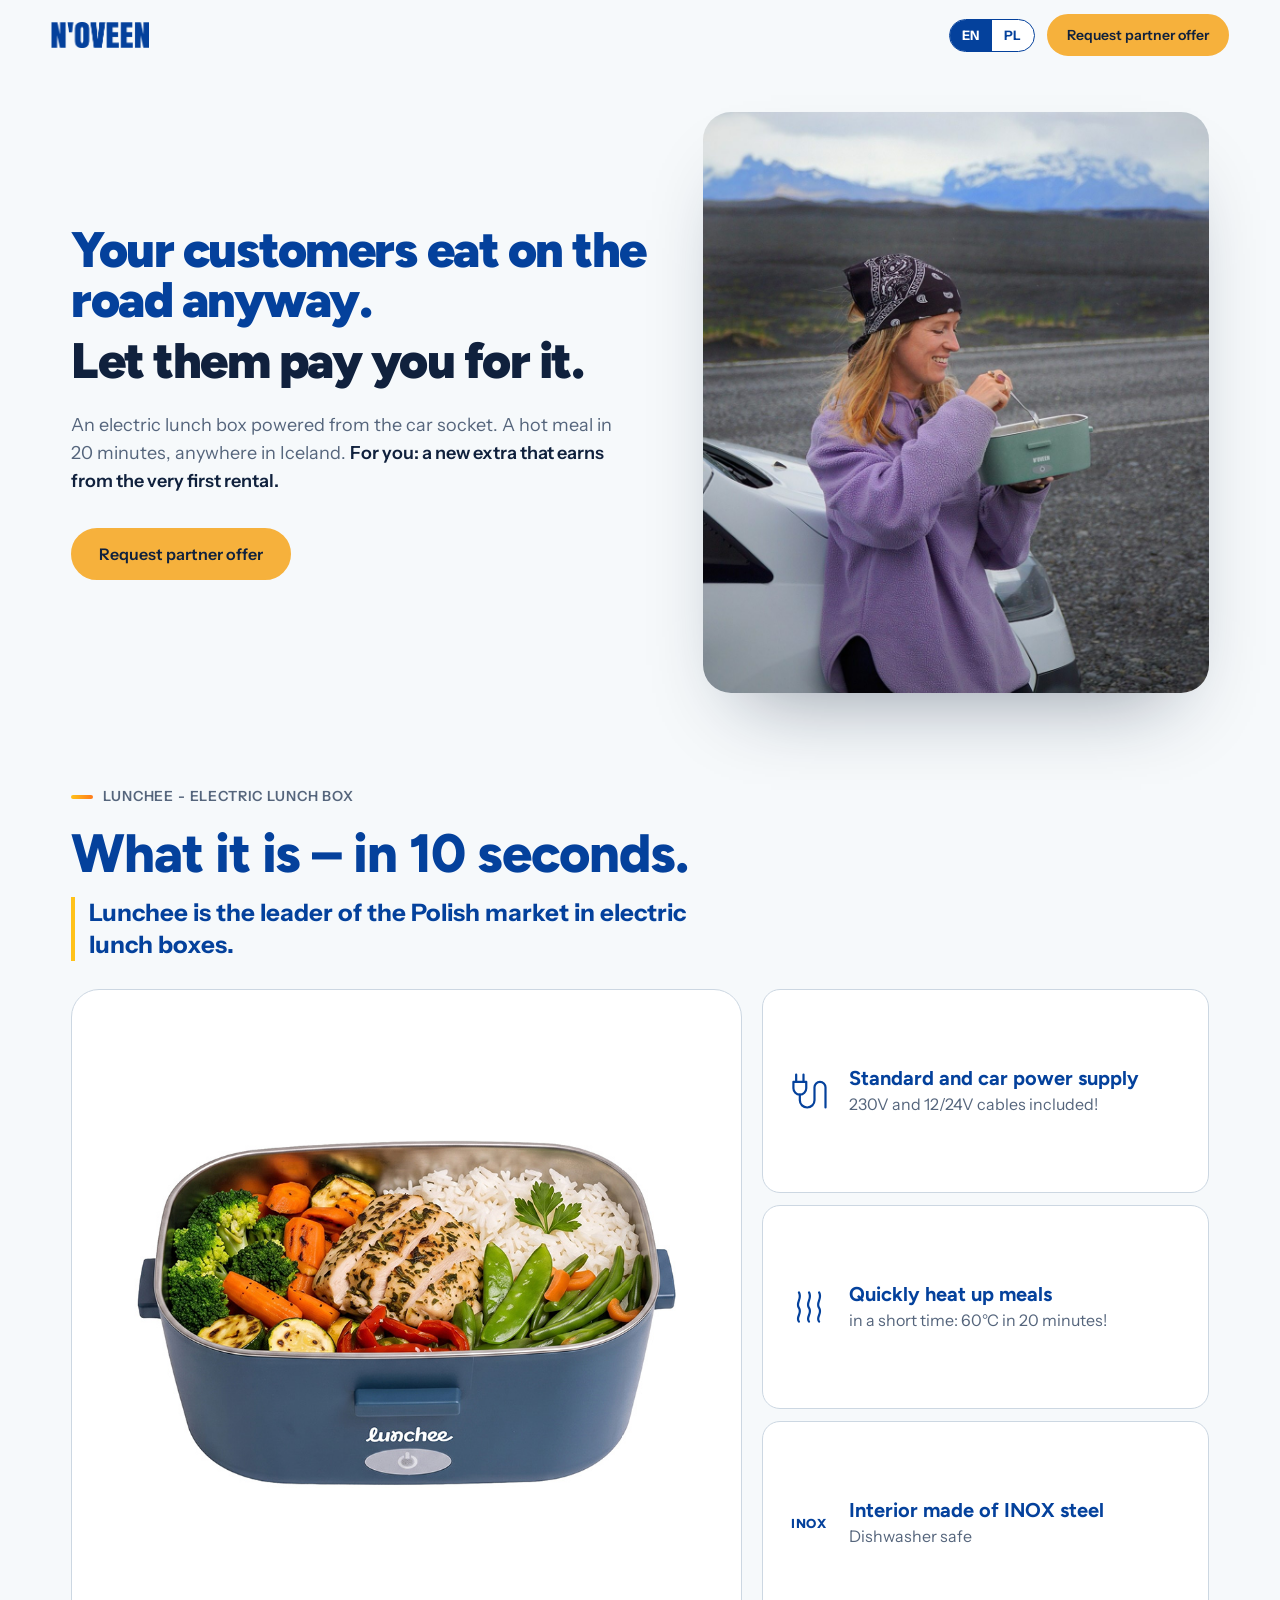
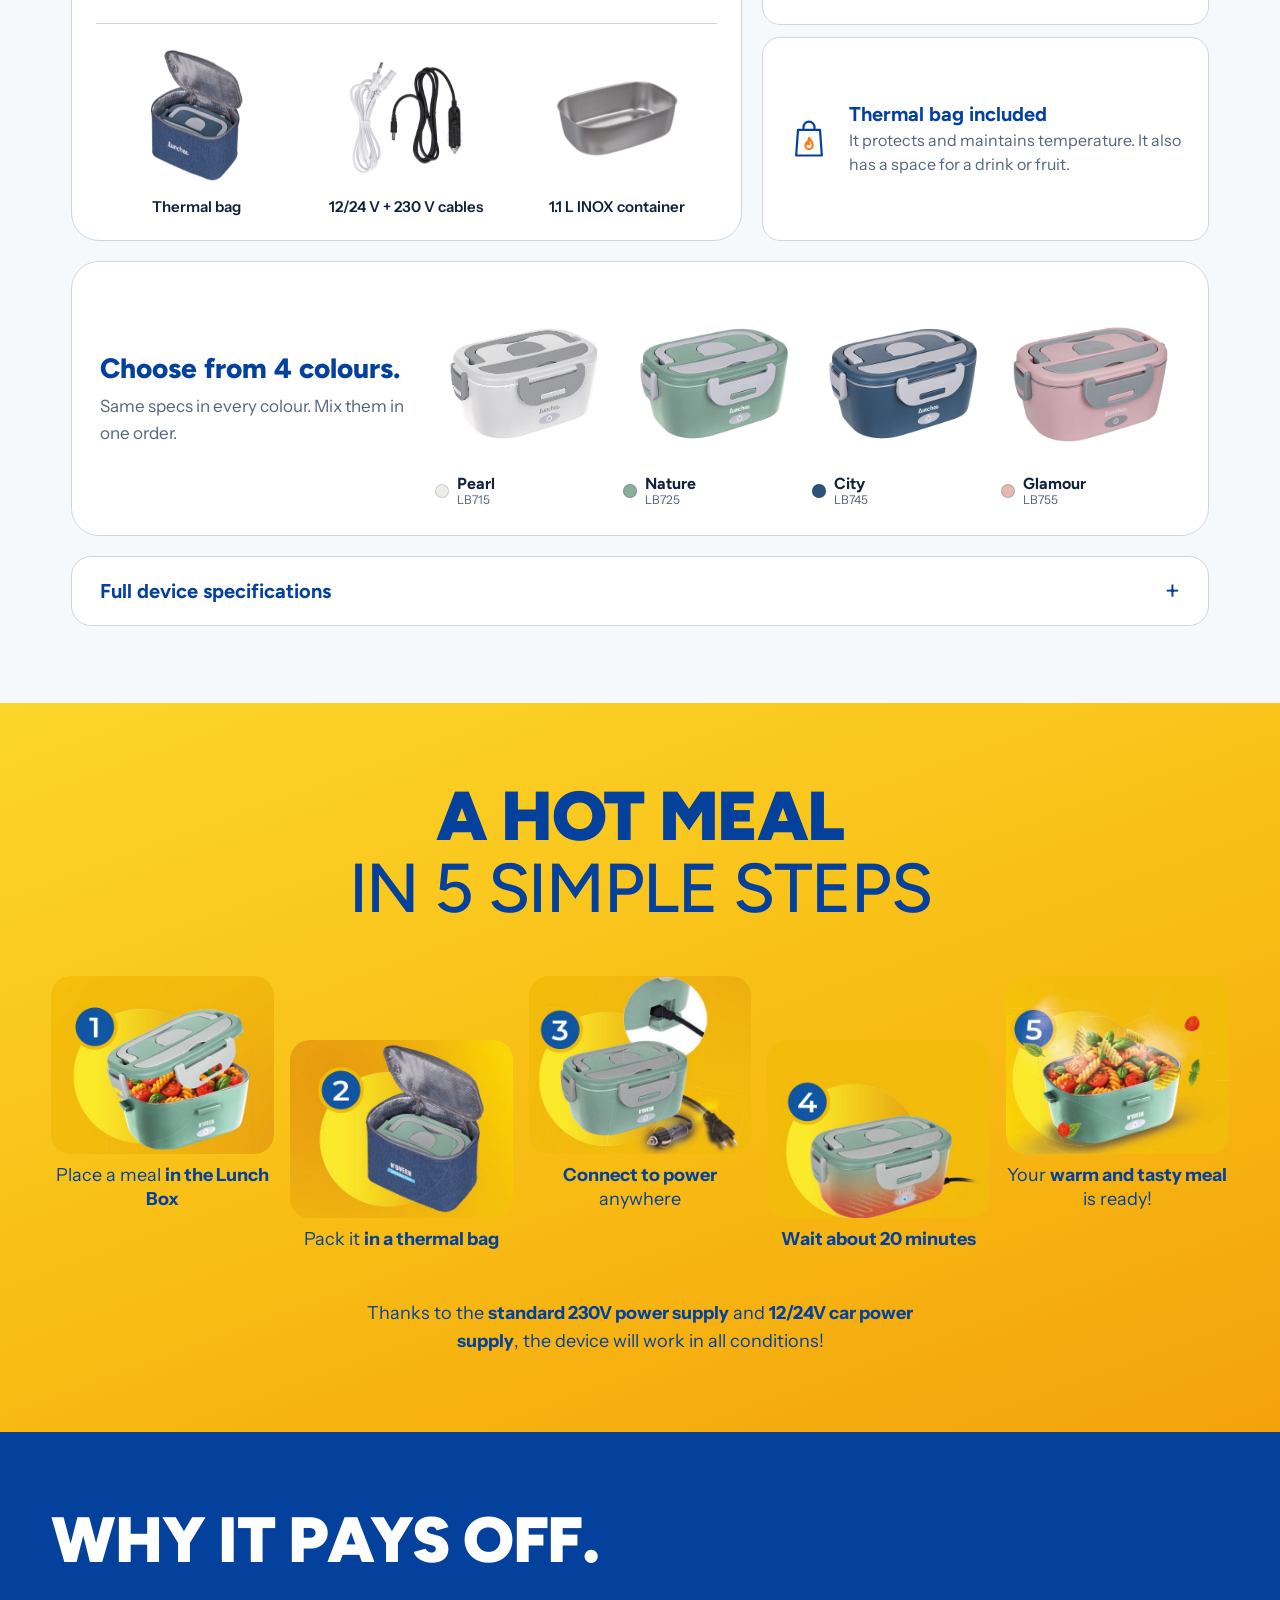
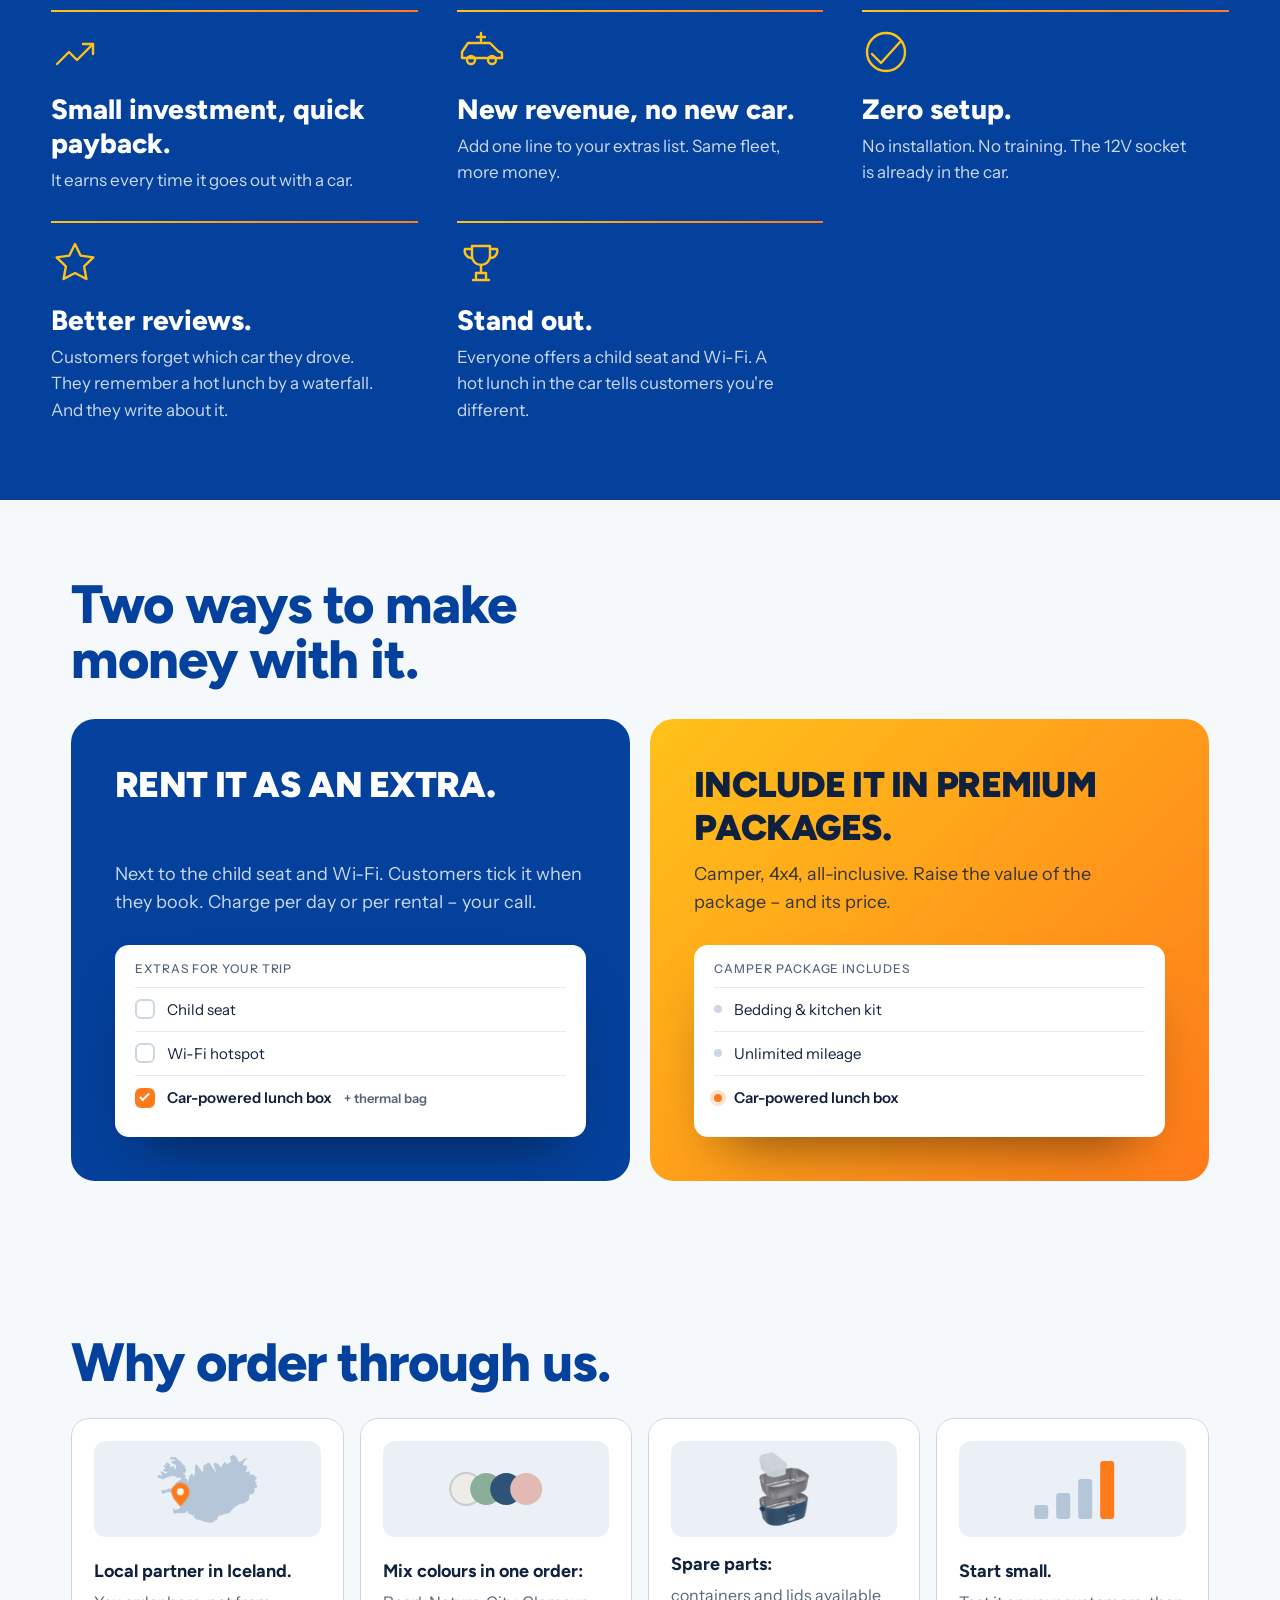
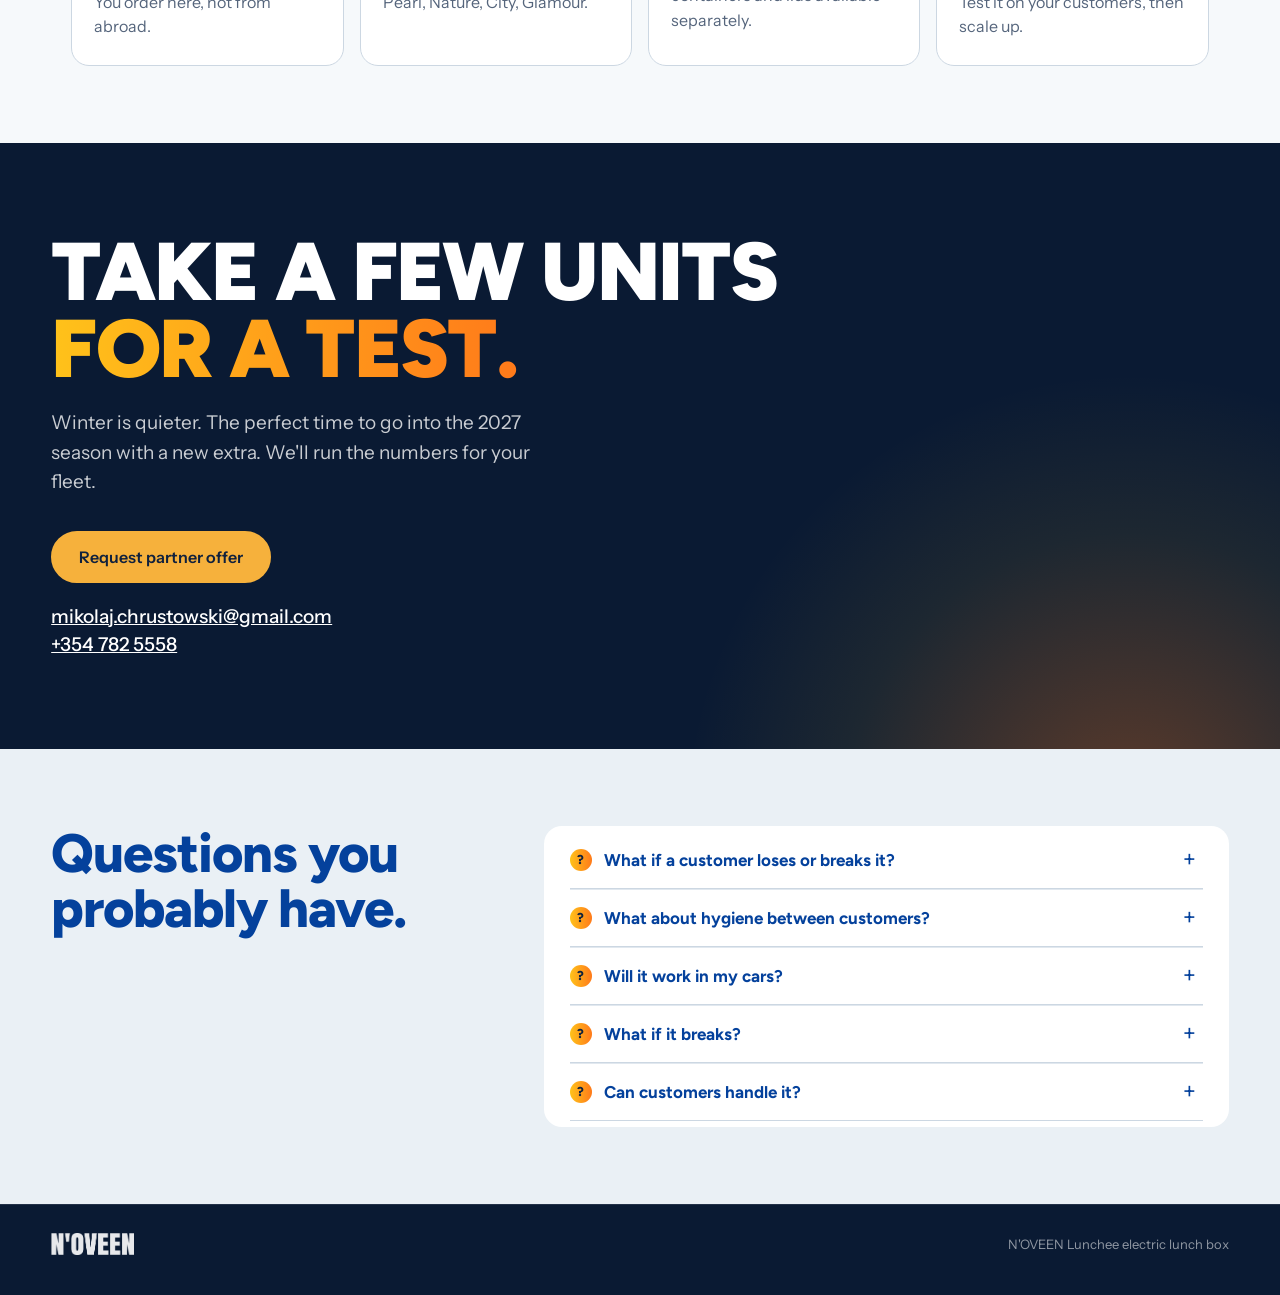
<file: index.html>
<!doctype html>
<html lang="en">
<head>
<meta charset="utf-8">
<meta name="viewport" content="width=device-width, initial-scale=1">
<title>N'OVEEN Lunch Box for car rentals</title>
<meta name="description" content="Your customers eat on the road anyway. Let them pay you for it. A car-powered electric lunch box for rental fleets in Iceland.">
<meta name="robots" content="noindex">
<link rel="icon" href="assets/img/favicon.svg" type="image/svg+xml">
<link rel="preconnect" href="https://fonts.googleapis.com">
<link rel="preconnect" href="https://fonts.gstatic.com" crossorigin>
<link href="https://fonts.googleapis.com/css2?family=Figtree:wght@500..900&family=Instrument+Sans:wght@400..700&display=swap" rel="stylesheet">
<link rel="stylesheet" href="css/style.css">
</head>
<body>


<header class="nav" id="nav">
  <a href="#top" class="nav__logo" aria-label="N'OVEEN home"><img src="assets/img/noveen-logo.png" alt="N'OVEEN" width="207" height="55"></a>
  <div class="nav__right">
    <div class="lang" role="group" aria-label="Language">
      <button type="button" data-lang="en" aria-pressed="true">EN</button>
      <button type="button" data-lang="pl" aria-pressed="false">PL</button>
    </div>
    <a class="btn btn--small" href="#partner-form" data-open-form>Request partner offer</a>
  </div>
</header>

<main id="top">

  <!-- 1 · HERO -->
  <section class="hero">
    <div class="hero__copy">
      <h1 class="hero__title">
        <span class="line reveal-load" style="--d:1">Your customers eat on the road anyway.</span>
        <span class="line line--hot reveal-load" style="--d:2"><span class="hot">Let them pay you for&nbsp;it.</span></span>
      </h1>
      <p class="hero__sub reveal-load" style="--d:3">An electric lunch box powered from the car socket. A hot meal in 20 minutes, anywhere in Iceland. <strong>For you: a new extra that earns from the very first rental.</strong></p>
      <div class="hero__actions reveal-load" style="--d:4">
        <a class="btn" href="#partner-form" data-open-form>Request partner offer</a>
      </div>
    </div>

    <figure class="hero__visual reveal-load" style="--d:2">
      <div class="hero__photo">
        <img src="assets/img/hero-iceland.jpg" alt="Traveller eating a hot meal from the lunch box next to her car on an Icelandic road" width="1080" height="1350" fetchpriority="high">
      </div>
    </figure>
  </section>

  <!-- 2 · WHAT IT IS -->
  <section class="what section" id="what">
    <div class="what__head reveal">
      <p class="eyebrow">Lunchee - electric lunch box</p>
      <h2>What it is – in 10&nbsp;seconds.</h2>
      <p class="what__leader">Lunchee is the leader of the Polish market in electric lunch boxes.</p>
    </div>

    <div class="what__grid">
      <!-- TODO: swap for one packshot of the full set (box + bag + cables + cutlery) when available -->
      <figure class="what__product reveal">
        <img src="assets/img/meal.jpg" alt="Open lunch box with a hot meal" width="900" height="900">
        <figcaption class="kit">
          <span><img src="assets/img/bag.jpg" alt="" width="900" height="900">Thermal bag</span>
          <span><img src="assets/img/cables.jpg" alt="" width="900" height="900">12/24 V + 230 V cables</span>
          <span><img src="assets/img/inox.jpg" alt="" width="900" height="900">1.1 L INOX container</span>
        </figcaption>
      </figure>

      <ul class="points">
        <li class="point reveal">
          <svg class="ico" viewBox="0 0 48 48" aria-hidden="true"><path d="M10 6v8M18 6v8M7 14h14v7a7 7 0 0 1-14 0z"/><path d="M14 28v6a8 8 0 0 0 16 0V20a6 6 0 0 1 12 0v22"/></svg>
          <div><h3>Standard and car power supply</h3><p>230V and 12/24V cables included!</p></div>
        </li>
        <li class="point reveal">
          <svg class="ico" viewBox="0 0 48 48" aria-hidden="true"><path d="M13 40c-4-5 4-9 0-15s4-10 0-17M24 40c-4-5 4-9 0-15s4-10 0-17M35 40c-4-5 4-9 0-15s4-10 0-17"/></svg>
          <div><h3>Quickly heat up meals</h3><p>in a short time: 60°C in 20 minutes!</p></div>
        </li>
        <li class="point reveal">
          <span class="ico ico--text" aria-hidden="true">INOX</span>
          <div><h3>Interior made of INOX steel</h3><p>Dishwasher safe</p></div>
        </li>
        <li class="point reveal">
          <svg class="ico" viewBox="0 0 48 48" aria-hidden="true"><path d="M12 14h24l2 28H10z"/><path d="M18 14v-3a6 6 0 0 1 12 0v3"/><path class="heat" d="M24 23c3 3 4 5 4 8a4 4 0 0 1-8 0c0-2 1-3 2-4 0 2 1 3 2 3 0-3-1-5 0-7z"/></svg>
          <div><h3>Thermal bag included</h3><p>It protects and maintains temperature. It also has a space for a drink or fruit.</p></div>
        </li>
      </ul>
    </div>

    <div class="colours reveal">
      <div class="colours__head">
        <h3>Choose from 4 colours.</h3>
        <p>Same specs in every colour. Mix them in one order.</p>
      </div>
      <ul class="colours__list">
        <li><img src="assets/img/pearl.jpg" alt="" width="900" height="900"><span class="dot-c" style="--c:#EDECE7"></span><b>Pearl</b><small>LB715</small></li>
        <li><img src="assets/img/nature.jpg" alt="" width="900" height="900"><span class="dot-c" style="--c:#8BAE9A"></span><b>Nature</b><small>LB725</small></li>
        <li><img src="assets/img/city.jpg" alt="" width="900" height="900"><span class="dot-c" style="--c:#2D5476"></span><b>City</b><small>LB745</small></li>
        <li><img src="assets/img/glamour.jpg" alt="" width="900" height="900"><span class="dot-c" style="--c:#E2B9B3"></span><b>Glamour</b><small>LB755</small></li>
      </ul>
    </div>
    <details class="specs specs--inline reveal">
      <summary>Full device specifications</summary>
      <div class="specs__grid">
        <table>
          <tbody>
            <tr><th>Power</th><td>12 V car / 24 V truck / 230 V mains</td></tr>
            <tr><th>Wattage</th><td>60 W</td></tr>
            <tr><th>Heating</th><td>Up to 60°C in about 20 min</td></tr>
            <tr><th>Main container</th><td>1.1 L INOX, removable</td></tr>
            <tr><th>Extra container</th><td>0.5 L with lid</td></tr>
            <tr><th>Dimensions</th><td>23 × 16 × 10.5 cm</td></tr>
            <tr><th>Weight</th><td>0.63 kg</td></tr>
            <tr><th>Materials</th><td>BPA-free</td></tr>
            <tr><th>Dishwasher</th><td>Containers dishwasher safe</td></tr>
          </tbody>
        </table>
        <div>
          <h4>In the box</h4>
          <ul class="inbox">
            <li><img src="assets/img/inox.jpg" alt="" width="900" height="900">Lunch box with 1.1 L INOX container</li>
            <li><img src="assets/img/layers.jpg" alt="" width="900" height="900">0.5 L container with lid</li>
            <li><span class="inbox__ico" aria-hidden="true"><svg viewBox="0 0 24 24" width="26" height="26" fill="none" stroke="currentColor" stroke-width="1.6" stroke-linecap="round"><path d="M8 3v7a2 2 0 0 1-2 2v9M6 3v6M4 3v6a2 2 0 0 0 2 3"/><ellipse cx="17" cy="7" rx="3" ry="4"/><path d="M17 11v10"/></svg></span>Metal spoon and fork</li>
            <li><img src="assets/img/cables.jpg" alt="" width="900" height="900">230 V cable · 12/24 V car cable</li>
            <li><img src="assets/img/bag.jpg" alt="" width="900" height="900">Thermal bag</li>
          </ul>
        </div>
      </div>
    </details>
  </section>

  <!-- 2b · 5 STEPS (graphics from the N'OVEEN EN leaflet) -->
  <section class="steps5" id="steps">
    <div class="steps5__inner">
      <h2 class="steps5__title reveal"><b>A hot meal</b> in 5 simple steps</h2>
      <ol class="steps5__list">
        <li class="reveal"><img src="assets/img/step-1.jpg" alt="Lunch box with a meal inside" width="500" height="400"><p>Place a meal <b>in the Lunch Box</b></p></li>
        <li class="reveal"><img src="assets/img/step-2.jpg" alt="Lunch box packed in the thermal bag" width="500" height="400"><p>Pack it <b>in a thermal bag</b></p></li>
        <li class="reveal"><img src="assets/img/step-3.jpg" alt="Lunch box connected to power" width="500" height="400"><p><b>Connect to power</b> anywhere</p></li>
        <li class="reveal"><img src="assets/img/step-4.jpg" alt="Lunch box heating up" width="500" height="400"><p><b>Wait about 20 minutes</b></p></li>
        <li class="reveal"><img src="assets/img/step-5.jpg" alt="Hot meal ready in the lunch box" width="500" height="400"><p>Your <b>warm and tasty meal</b> is ready!</p></li>
      </ol>
      <p class="steps5__note reveal">Thanks to the <b>standard 230V power supply</b> and <b>12/24V car power supply</b>, the device will work in all conditions!</p>
    </div>
  </section>

  <!-- 3 · WHY IT PAYS OFF -->
  <section class="why" id="why">
    <div class="why__inner">
      <div class="why__head reveal">
        <h2>Why it pays off.</h2>
      </div>
      <ul class="why__list">
        <li class="reveal">
          <svg class="ico" viewBox="0 0 48 48" aria-hidden="true"><path d="M6 36l12-12 8 8 16-16"/><path d="M32 16h10v10"/></svg>
          <h3>Small investment, quick payback.</h3>
          <p>It earns every time it goes out with a car.</p>
        </li>
        <li class="reveal">
          <svg class="ico" viewBox="0 0 48 48" aria-hidden="true"><path d="M5 30v-6l6-9h22l9 9h1a2 2 0 0 1 2 2v4z"/><circle cx="14" cy="32" r="4"/><circle cx="35" cy="32" r="4"/><path d="M24 5v8M20 9h8"/></svg>
          <h3>New revenue, no new car.</h3>
          <p>Add one line to your extras list. Same fleet, more money.</p>
        </li>
        <li class="reveal">
          <svg class="ico" viewBox="0 0 48 48" aria-hidden="true"><path d="M10 26l9 9 19-21"/><circle cx="24" cy="24" r="19"/></svg>
          <h3>Zero setup.</h3>
          <p>No installation. No training. The 12V socket is already in the car.</p>
        </li>
        <li class="reveal">
          <svg class="ico" viewBox="0 0 48 48" aria-hidden="true"><path d="M24 5l5.6 11.6 12.8 1.8-9.3 9 2.3 12.6L24 34l-11.4 6 2.3-12.6-9.3-9 12.8-1.8z"/></svg>
          <h3>Better reviews.</h3>
          <p>Customers forget which car they drove. They remember a hot lunch by a waterfall. And they write about it.</p>
        </li>
        <li class="reveal">
          <svg class="ico" viewBox="0 0 48 48" aria-hidden="true"><path d="M15 7h18v10a9 9 0 0 1-18 0z"/><path d="M15 10H8a7 7 0 0 0 7 9M33 10h7a7 7 0 0 1-7 9M24 26v8M16 41h16M19 34h10v7H19z"/></svg>
          <h3>Stand out.</h3>
          <p>Everyone offers a child seat and Wi-Fi. A hot lunch in the car tells customers you're different.</p>
        </li>
      </ul>
    </div>
  </section>

  <!-- 4 · TWO WAYS TO MAKE MONEY -->
  <section class="models section" id="models">
    <div class="models__head reveal">
      <h2>Two ways to make money with it.</h2>
    </div>
    <div class="models__grid">
      <article class="model-card reveal">
        <h3>Rent it as an extra.</h3>
        <p>Next to the child seat and Wi-Fi. Customers tick it when they book. Charge per day or per rental – your call.</p>
        <div class="mock" aria-hidden="true">
          <p class="mock__title">Extras for your trip</p>
          <label class="mock__row"><span class="box"></span>Child seat</label>
          <label class="mock__row"><span class="box"></span>Wi-Fi hotspot</label>
          <label class="mock__row mock__row--on"><span class="box"></span>Car-powered lunch box <em>+ thermal bag</em></label>
        </div>
      </article>
      <article class="model-card reveal">
        <h3>Include it in premium packages.</h3>
        <p>Camper, 4x4, all-inclusive. Raise the value of the package – and its price.</p>
        <div class="mock" aria-hidden="true">
          <p class="mock__title">Camper package includes</p>
          <p class="mock__line">Bedding &amp; kitchen kit</p>
          <p class="mock__line">Unlimited mileage</p>
          <p class="mock__line mock__line--on">Car-powered lunch box</p>
        </div>
      </article>
    </div>
  </section>

  <!-- 6 · WHY ORDER THROUGH US -->
  <section class="us section" id="us">
    <div class="us__head reveal">
      <h2>Why order through us.</h2>
    </div>
    <ul class="us__list">
      <li class="reveal">
        <svg class="info" viewBox="0 0 120 80" aria-hidden="true">
          <path class="info__land" d="M91.8 12.7L92.9 12.7L94.6 12.0L95.3 11.5L97.1 9.8L98.1 9.3L99.7 9.5L100.5 9.3L100.5 9.5L99.5 10.2L98.7 10.4L97.6 11.4L96.5 13.7L95.7 14.9L95.7 15.4L96.7 16.3L97.7 16.8L98.7 16.3L99.2 16.5L99.5 17.2L99.8 17.8L99.8 18.5L99.6 19.8L99.0 21.2L98.2 22.3L98.4 22.7L99.0 22.9L102.0 22.2L102.3 22.2L102.5 22.6L102.6 23.3L102.7 23.9L103.0 24.4L102.9 25.0L101.6 26.8L103.2 25.7L104.4 25.4L106.5 25.9L107.4 26.6L107.9 27.7L108.6 27.3L109.0 27.4L109.4 28.0L109.5 28.7L109.1 29.7L109.0 30.6L108.6 31.0L107.9 31.3L107.7 31.6L108.0 32.3L108.5 33.0L109.1 33.0L109.2 33.3L109.2 33.7L109.1 34.1L108.9 34.4L108.6 34.6L108.2 35.1L109.8 36.2L110.0 36.6L110.0 37.2L109.9 37.8L109.6 38.5L109.1 38.9L108.0 39.0L107.3 39.4L107.5 40.2L107.5 41.1L107.3 42.3L106.4 44.0L105.5 44.9L104.7 45.5L103.2 45.2L102.4 44.8L102.5 46.3L101.7 47.2L101.8 47.9L102.1 48.3L102.0 49.3L101.6 50.2L100.9 51.3L100.2 51.9L98.7 52.7L97.4 54.0L96.6 54.5L94.4 54.5L92.2 55.3L89.1 57.1L87.1 58.5L85.5 60.1L83.3 62.8L81.8 63.9L80.8 64.2L79.1 64.4L77.6 65.1L72.7 66.4L71.0 67.2L70.8 67.8L70.1 68.8L70.0 69.2L70.3 69.5L70.4 69.8L69.8 71.0L68.6 71.9L68.0 71.8L67.3 71.1L67.0 71.1L66.9 71.2L66.9 71.5L67.3 72.4L66.5 72.8L63.3 73.8L57.9 73.0L55.7 72.2L53.0 71.0L51.4 70.6L49.2 70.6L47.3 68.8L46.5 67.7L46.4 67.3L46.5 66.7L46.7 66.4L47.0 66.2L47.6 66.2L47.7 66.0L47.2 65.2L46.8 65.4L45.6 66.7L45.0 66.6L44.3 66.0L44.3 65.4L42.9 65.2L41.8 64.4L40.6 63.4L40.4 63.0L41.0 62.4L40.9 62.2L40.4 62.1L39.6 62.3L38.3 63.7L37.7 64.0L29.3 64.3L27.1 64.5L26.7 64.7L26.3 63.8L26.0 61.8L25.9 60.5L26.0 59.9L26.3 59.1L26.7 59.3L27.1 59.9L27.5 60.7L28.0 61.1L31.0 60.1L32.2 59.4L32.7 58.7L33.3 57.6L33.9 57.0L34.2 56.5L34.8 54.8L35.2 54.0L35.7 53.4L36.3 53.0L37.6 52.7L36.7 52.3L35.9 52.3L33.1 54.1L32.2 54.1L32.2 53.9L32.6 53.3L33.6 52.5L32.9 52.4L32.7 52.0L32.6 51.1L33.1 49.8L35.4 48.0L36.2 47.7L36.4 47.4L36.1 47.1L35.6 46.9L33.4 48.8L31.7 49.4L31.2 49.3L30.3 48.5L30.1 48.2L29.7 47.4L29.7 46.9L30.5 45.5L30.4 45.2L29.9 45.0L28.4 43.7L26.1 43.8L20.3 43.1L19.2 43.4L17.2 44.5L16.0 44.9L15.5 44.7L15.0 44.1L14.5 43.3L14.1 42.2L14.3 41.5L15.0 41.1L15.6 40.9L17.2 41.2L19.1 40.4L20.3 40.3L20.6 40.2L21.3 39.4L21.7 39.2L22.3 39.5L22.5 40.0L24.4 39.2L25.1 38.8L25.2 38.6L25.5 38.3L26.4 38.7L27.2 38.7L28.1 38.4L29.8 38.3L33.7 38.2L34.2 37.6L34.5 37.0L34.8 35.5L34.7 35.2L32.3 36.6L31.8 36.5L29.0 35.8L28.0 35.0L28.3 34.4L29.8 33.0L31.3 31.8L33.5 30.6L34.0 30.1L34.1 29.6L32.6 28.6L29.8 28.9L29.1 27.7L26.8 27.0L25.2 27.4L24.4 26.7L22.4 27.7L18.0 29.1L16.2 30.1L15.3 30.4L14.2 29.6L12.3 28.7L10.2 28.4L10.0 27.9L11.2 26.2L12.1 25.9L12.9 26.1L14.5 27.2L15.7 27.6L14.3 25.9L14.3 25.3L14.2 24.3L13.8 23.9L13.3 22.8L13.5 22.4L14.1 22.3L15.2 22.7L17.9 24.5L19.2 24.2L19.9 23.5L20.9 23.0L20.6 22.8L18.3 22.7L17.1 22.3L16.4 21.8L15.9 20.9L16.1 20.4L16.7 20.1L18.7 20.2L17.4 18.6L16.5 17.7L16.4 17.2L16.5 16.7L16.6 16.3L16.8 16.1L19.0 17.0L19.5 17.1L19.1 16.5L18.1 15.6L18.0 15.2L18.5 15.0L18.7 14.5L18.7 14.0L19.4 13.7L20.1 13.7L20.8 14.0L22.9 15.7L23.3 16.2L23.4 16.9L23.2 17.7L23.3 18.0L24.2 17.7L24.9 18.1L25.2 18.0L26.0 16.8L26.6 17.0L27.0 17.6L27.1 18.1L27.1 18.8L27.0 20.3L27.0 20.5L27.6 19.7L28.6 19.6L28.8 19.2L28.8 17.6L28.7 16.4L28.6 16.1L25.3 14.3L24.7 13.9L24.0 13.0L24.1 12.5L24.8 12.2L25.8 12.0L28.0 12.0L28.2 11.8L27.8 11.4L26.8 11.1L26.5 10.8L26.4 10.3L25.2 10.6L23.8 10.6L22.4 10.3L22.4 9.9L22.9 9.3L24.0 8.3L24.5 8.1L26.0 8.2L27.5 8.0L28.8 8.3L29.7 9.2L31.1 10.9L33.0 12.0L33.1 12.4L34.1 13.3L36.1 15.7L38.1 17.0L38.2 17.4L37.9 17.8L37.1 18.3L37.3 18.6L38.3 18.9L39.0 19.9L39.1 20.3L38.4 23.2L38.0 23.8L37.6 24.1L35.8 23.6L36.2 24.5L37.6 25.5L37.9 26.1L37.7 26.6L37.8 26.7L38.3 26.4L38.5 26.7L38.4 27.6L38.2 28.4L37.9 29.0L38.0 29.3L38.5 29.2L39.0 29.3L39.7 30.2L40.3 32.7L40.6 33.5L40.9 32.8L41.1 30.9L41.4 30.0L41.6 29.9L41.8 29.6L42.0 29.1L42.4 27.0L43.6 25.5L44.2 25.0L44.8 24.9L45.0 25.1L46.0 26.7L46.5 27.0L46.8 26.9L47.2 25.8L47.7 23.7L47.8 21.3L47.6 18.7L47.7 16.9L48.3 15.8L49.1 15.4L50.0 15.9L50.7 16.5L52.1 19.1L53.3 20.5L54.2 21.9L54.7 22.4L55.7 22.6L55.9 22.5L56.1 22.2L56.2 21.6L56.0 17.9L56.2 16.8L56.6 16.0L58.4 15.5L59.3 15.0L60.2 14.1L61.0 13.7L61.6 13.6L62.2 13.9L62.8 14.7L63.9 16.1L65.1 18.4L66.8 20.1L67.6 22.8L67.8 23.3L68.0 23.4L68.2 23.0L68.4 22.5L68.4 21.3L67.9 19.7L66.4 15.6L66.4 14.8L66.6 14.2L67.7 14.1L70.2 14.5L71.0 15.1L72.7 17.6L73.1 18.2L73.4 18.4L73.5 18.1L74.2 17.6L74.6 17.0L75.4 15.7L77.1 13.2L77.4 13.1L77.9 13.3L78.7 14.0L79.1 14.5L79.9 14.9L80.8 14.7L81.9 13.9L83.2 13.4L83.6 12.1L83.7 11.6L82.7 7.9L83.1 7.2L85.3 6.3L87.3 6.2L87.8 6.5L89.0 8.2L89.8 9.1L90.2 9.8L90.3 11.4L90.8 12.0L91.8 12.7Z"/>
          <g transform="translate(33.2 57.7)"><g class="info__pin"><path d="M0 0c-5-6-9-10-9-15a9 9 0 0 1 18 0c0 5-4 9-9 15z"/><circle cx="0" cy="-15" r="3.4" fill="#fff"/></g></g>
        </svg>
        <strong>Local partner in Iceland.</strong> You order here, not from abroad.
      </li>
      <li class="reveal">
        <svg class="info" viewBox="0 0 120 80" aria-hidden="true">
          <circle cx="30" cy="40" r="16" fill="#EDECE7" stroke="#C9CDD2" stroke-width="2"/>
          <circle cx="50" cy="40" r="16" fill="#8BAE9A"/>
          <circle cx="70" cy="40" r="16" fill="#2D5476"/>
          <circle cx="90" cy="40" r="16" fill="#E2B9B3"/>
        </svg>
        <strong>Mix colours in one order:</strong> Pearl, Nature, City, Glamour.
      </li>
      <li class="reveal">
        <div class="info info--photo"><img src="assets/img/layers.jpg" alt="" width="900" height="900"></div>
        <strong>Spare parts:</strong> containers and lids available separately.
      </li>
      <li class="reveal">
        <svg class="info" viewBox="0 0 120 80" aria-hidden="true">
          <rect class="info__bar" x="22" y="56" width="14" height="14" rx="3"/>
          <rect class="info__bar" x="44" y="44" width="14" height="26" rx="3"/>
          <rect class="info__bar" x="66" y="30" width="14" height="40" rx="3"/>
          <rect class="info__bar info__bar--hot" x="88" y="12" width="14" height="58" rx="3"/>
        </svg>
        <strong>Start small.</strong> Test it on your customers, then scale up.
      </li>
    </ul>
  </section>

  <!-- 7 · CTA -->
  <section class="cta" id="contact">
    <div class="cta__inner reveal">
      <h2>Take a few units <span class="hot-text">for a test.</span></h2>
      <p>Winter is quieter. The perfect time to go into the 2027 season with a new extra. We'll run the numbers for your fleet.</p>
      <a class="btn btn--orange" href="#partner-form" data-open-form>Request partner offer</a>
      <p class="cta__contact"><a href="mailto:mikolaj.chrustowski@gmail.com">mikolaj.chrustowski@gmail.com</a><br><a href="tel:+3547825558">+354 782 5558</a></p>
    </div>
  </section>

  <!-- FAQ (collapsible, at the end) -->
  <section class="faq" id="faq">
    <div class="faq__inner">
      <div class="faq__head reveal">
        <h2>Questions you probably have.</h2>
      </div>
      <div class="faq__list reveal">
        <details class="qa"><summary>What if a customer loses or breaks it?</summary><p>Add it to your damage price list, like a child seat or Wi-Fi device.</p></details>
        <details class="qa"><summary>What about hygiene between customers?</summary><p>Take out the INOX container and put it in the dishwasher. Spare containers and lids are available separately.</p></details>
        <details class="qa"><summary>Will it work in my cars?</summary><p>Yes. 12V in cars and campers, 24V in vans. A 230V cable for the hotel or cabin is in the box too.</p></details>
        <details class="qa"><summary>What if it breaks?</summary><p>30-month warranty.</p></details>
        <details class="qa"><summary>Can customers handle it?</summary><p>Pack it, plug it in, drive. Easier than a Wi-Fi hotspot.</p></details>
      </div>
    </div>
  </section>
</main>

<footer class="foot">
  <img src="assets/img/noveen-logo.png" alt="N'OVEEN" width="124" height="33">
  <p>N'OVEEN Lunchee electric lunch box</p>
</footer>


<dialog class="modal" id="partner-form" aria-labelledby="pf-title">
  <form class="modal__box" name="partner-offer" method="post" action="https://formsubmit.co/mikolaj.chrustowski@gmail.com">
    <button type="button" class="modal__close" data-close-form aria-label="Close">&times;</button>
    <h2 id="pf-title">Request partner offer</h2>
    <p class="modal__lead">Tell us a little about your fleet. We'll come back with a partner offer.</p>
    <input type="hidden" name="_subject" value="N'OVEEN Iceland: new partner offer request">
    <input type="hidden" name="_template" value="table">
    <p class="modal__hp"><label>Leave empty <input name="_honey" tabindex="-1" autocomplete="off"></label></p>
    <div class="modal__grid">
      <label>Full name<input name="name" required autocomplete="name"></label>
      <label>Company<input name="company" autocomplete="organization"></label>
      <label>Email<input name="email" type="email" required autocomplete="email"></label>
      <label>Phone<input name="phone" type="tel" required autocomplete="tel"></label>
      <label>Fleet size (vehicles)<input name="fleet" inputmode="numeric" placeholder="e.g. 120"></label>
      <label>Units interested in<input name="quantity" inputmode="numeric" placeholder="e.g. 50"></label>
    </div>
    <label class="modal__full">Message<textarea name="message" rows="4"></textarea></label>
    <p class="modal__status" role="status" aria-live="polite"></p>
    <button type="submit" class="btn btn--orange">Send request</button>
  </form>
</dialog>
<script src="js/main.js" defer></script>
<script src="js/i18n.js" defer></script>
</body>
</html>
</file>
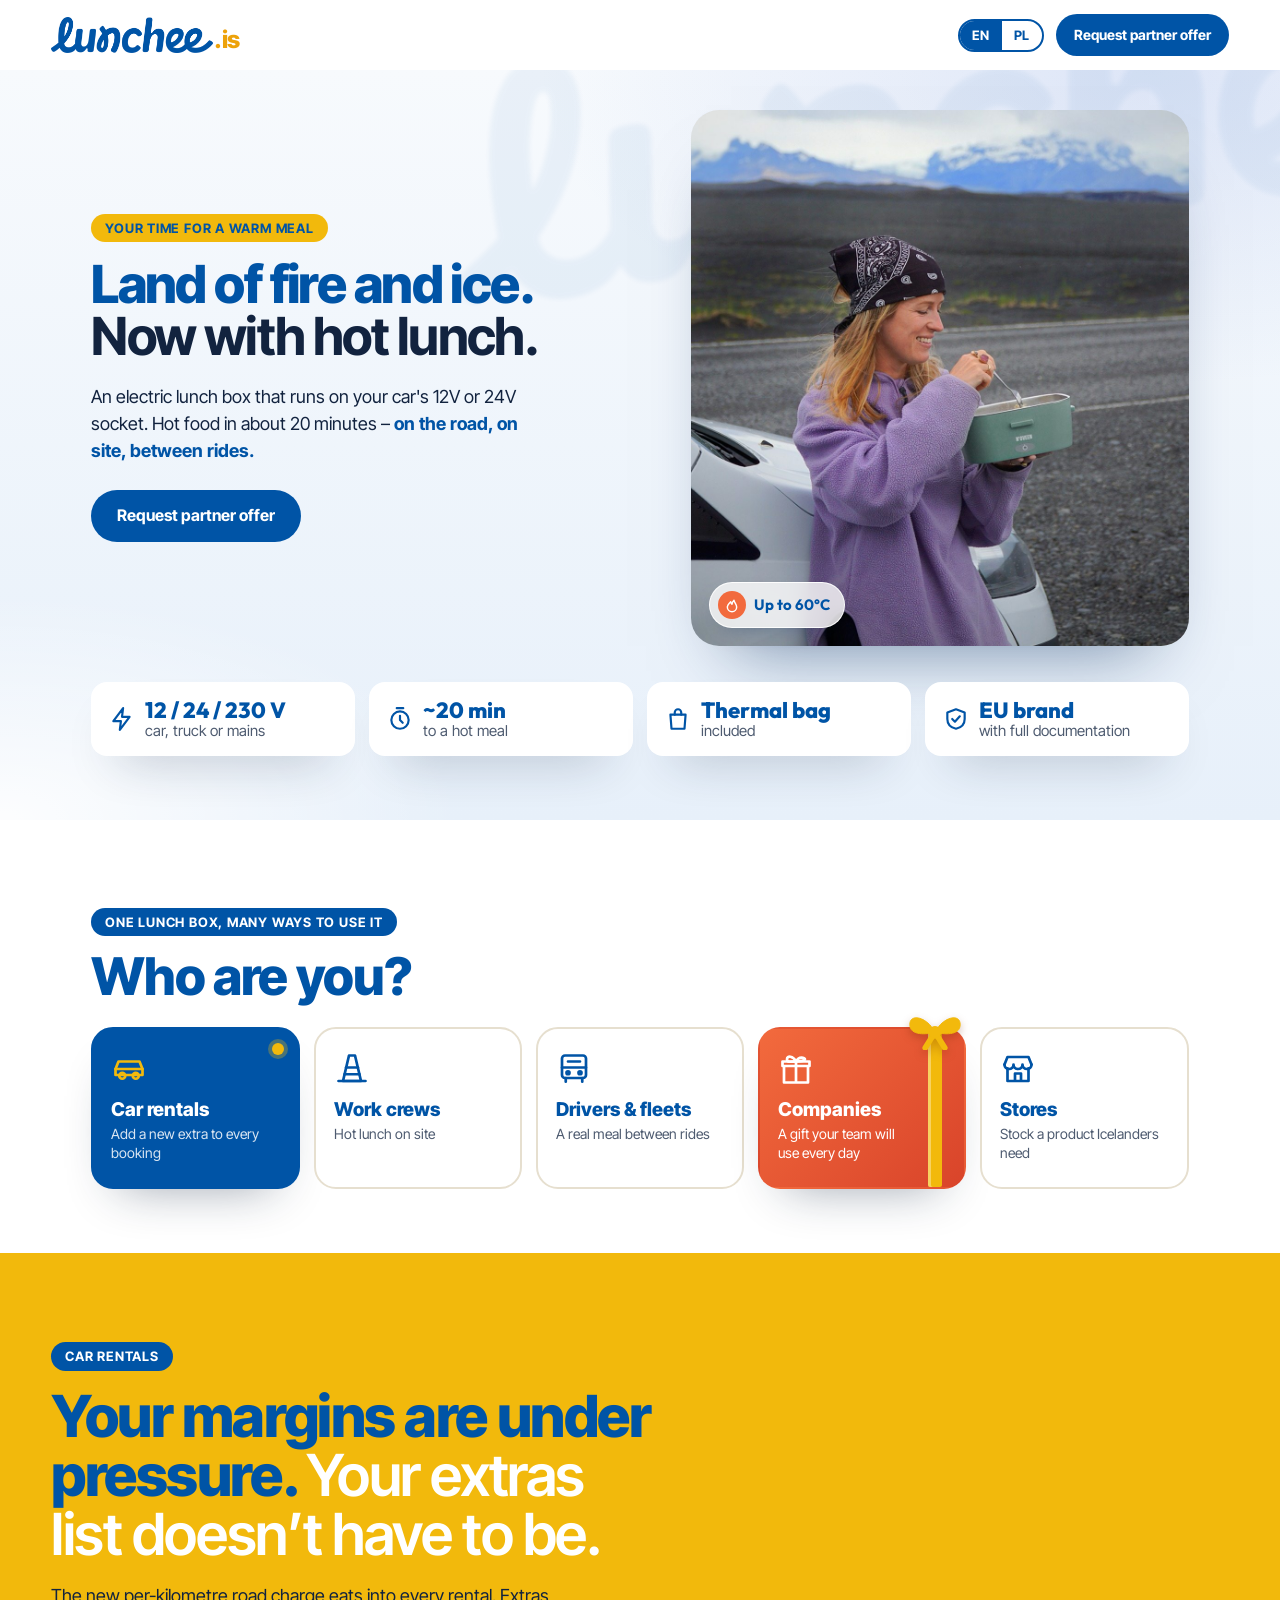
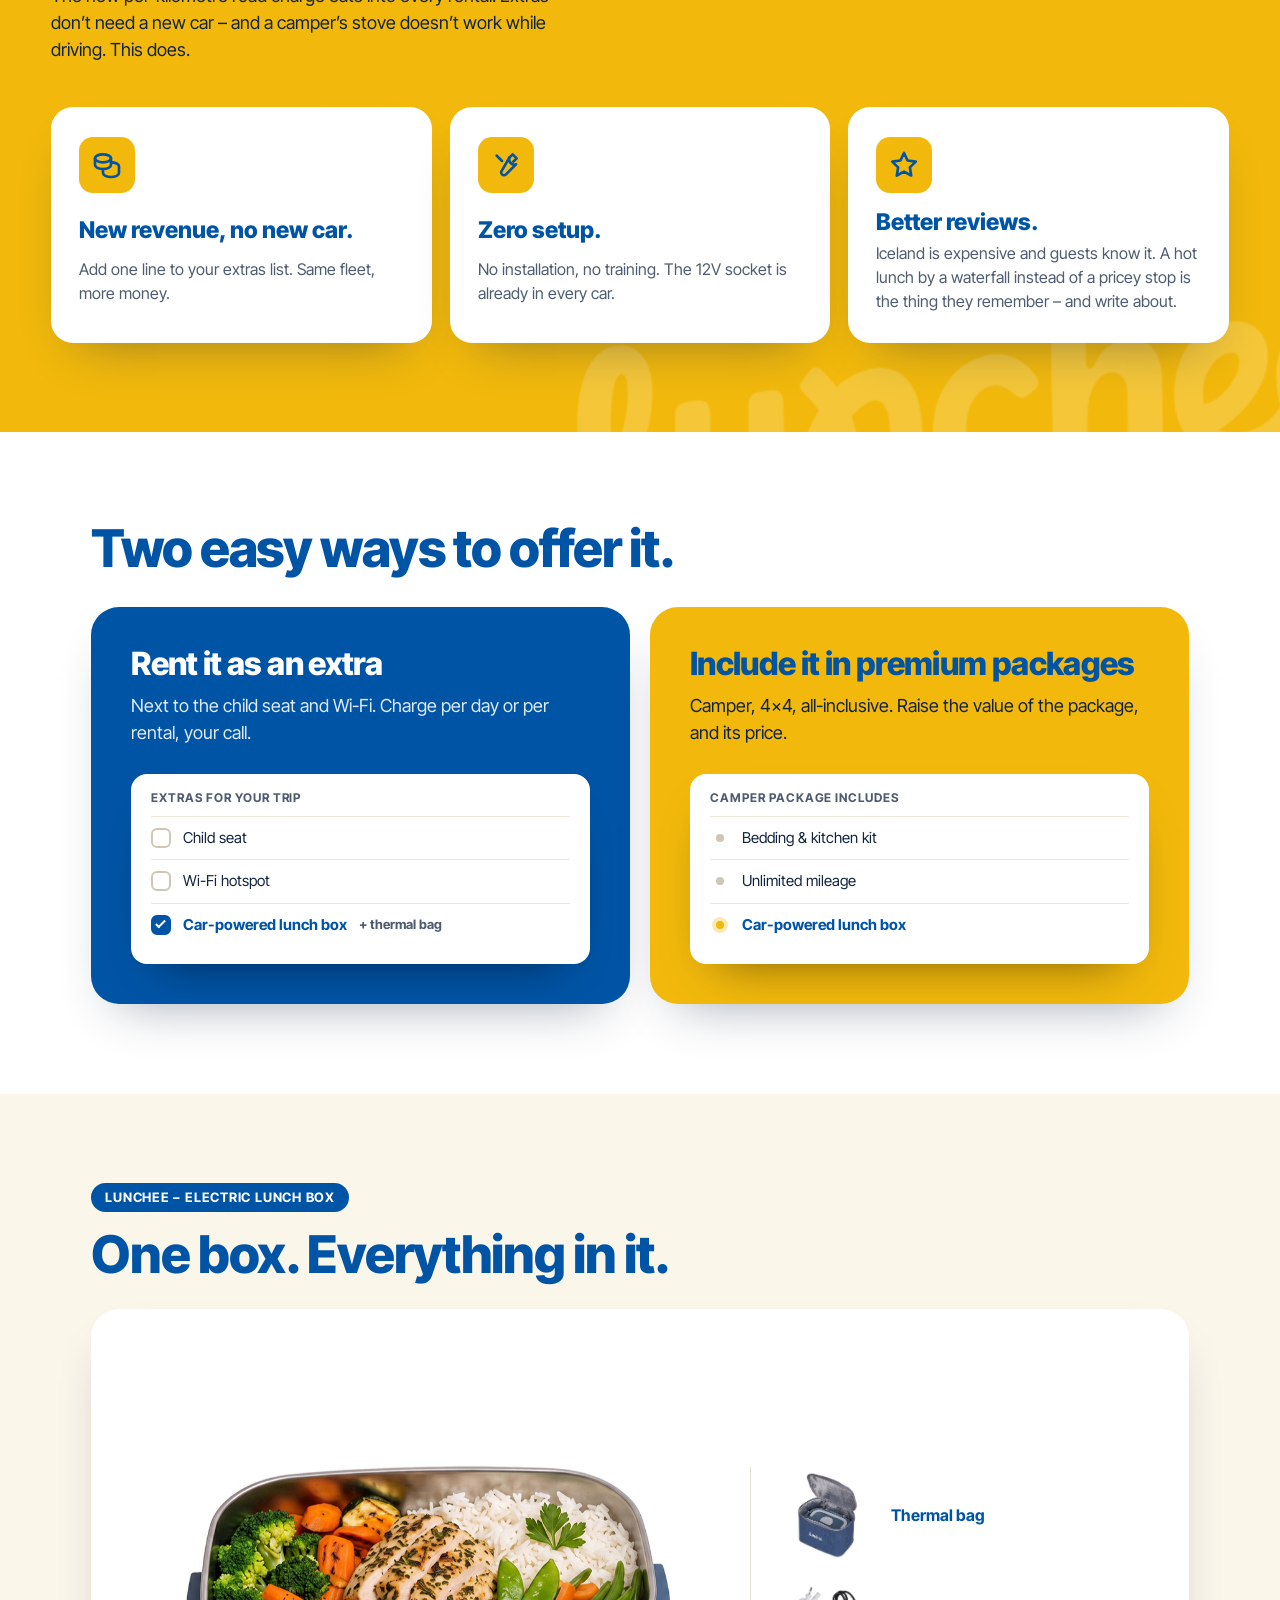
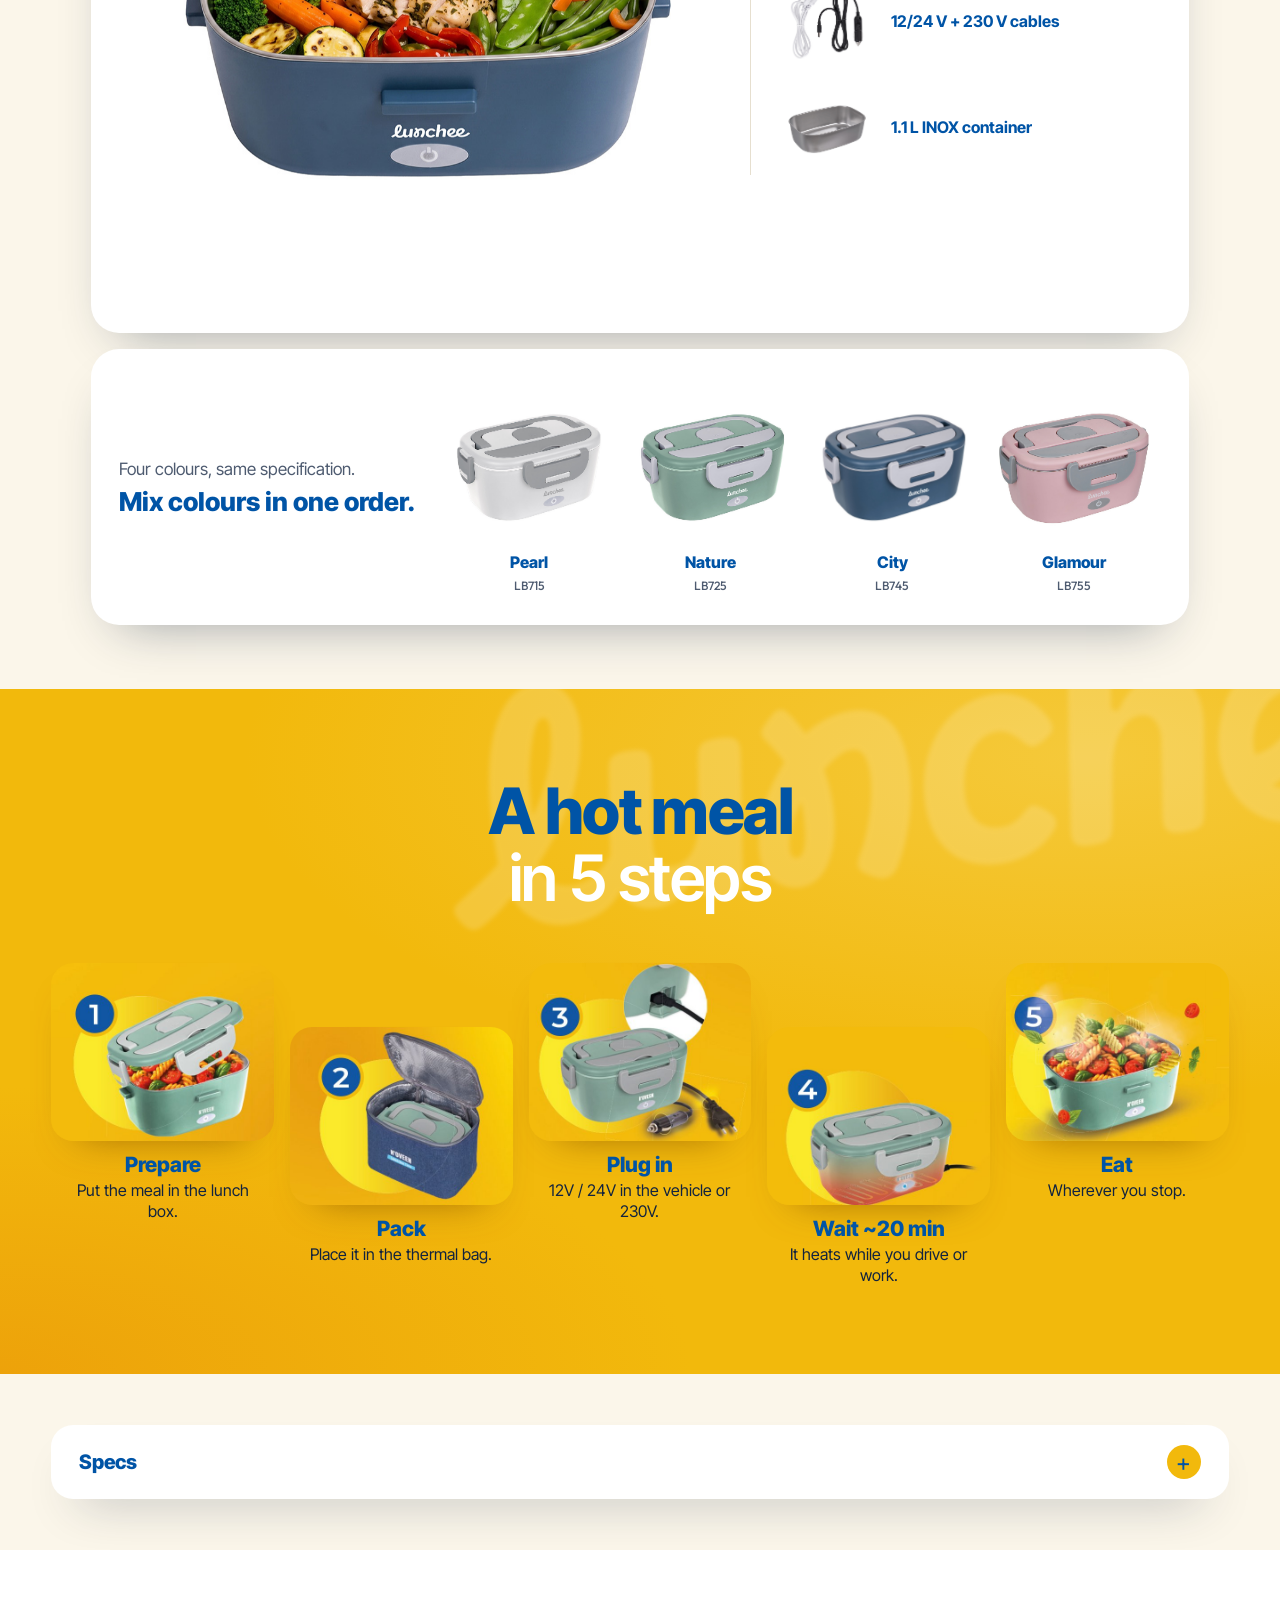
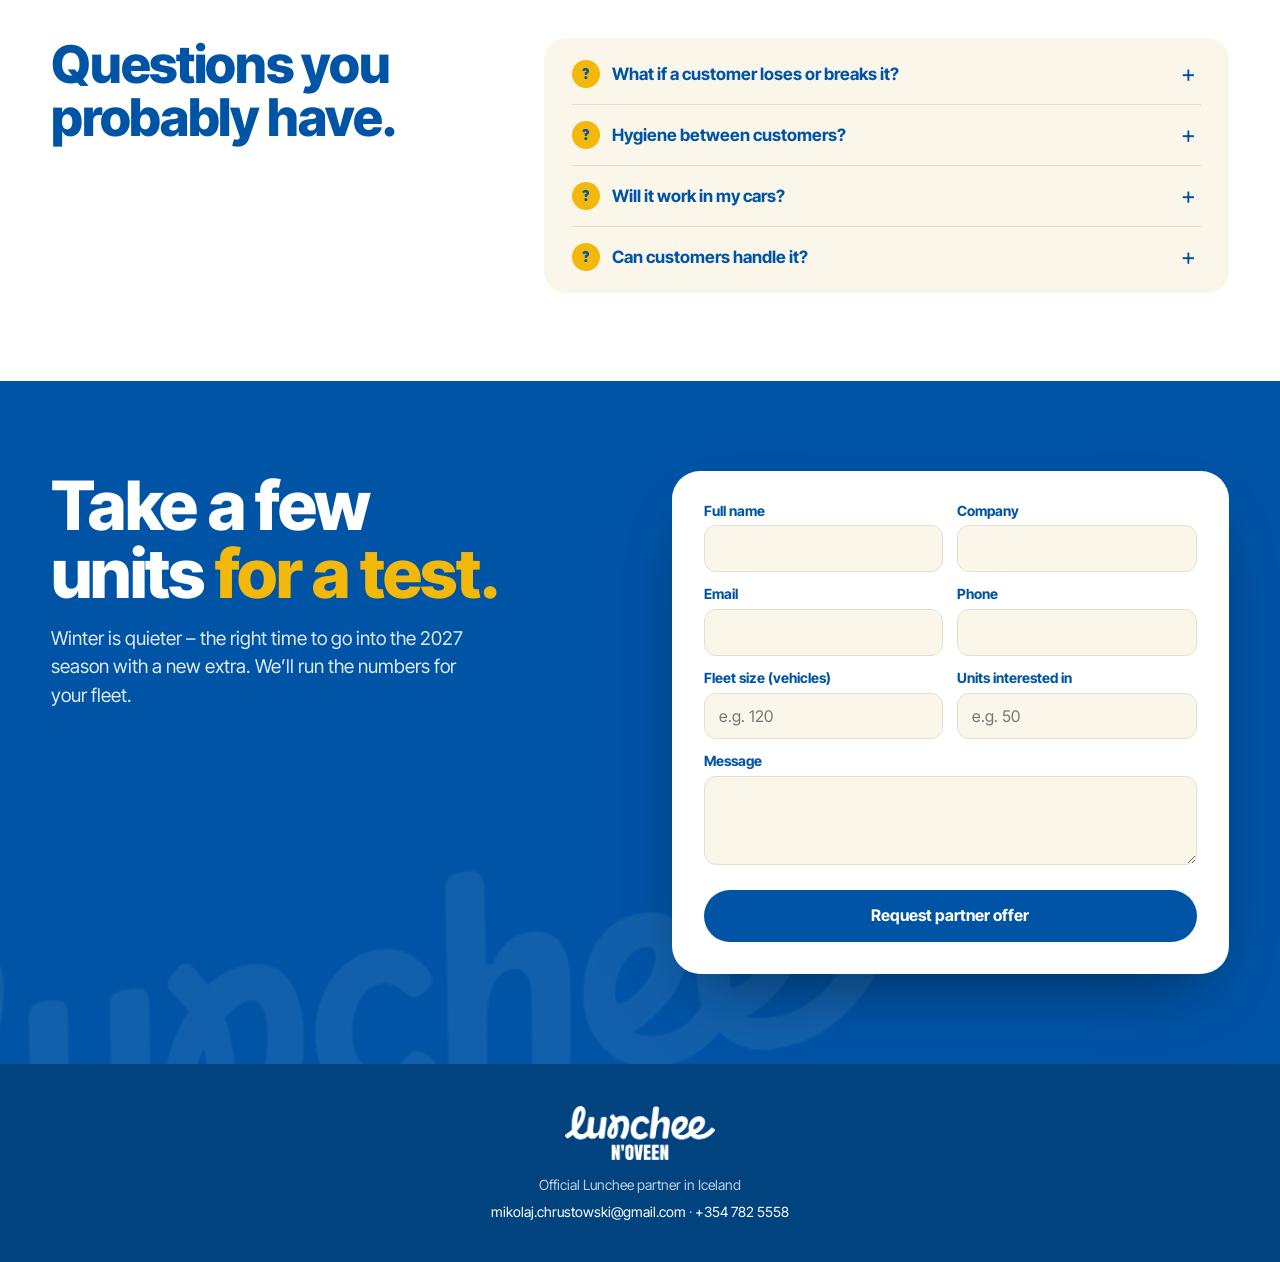
<file: v2/index.html>
<!doctype html>
<html lang="en">
<head>
<meta charset="utf-8">
<meta name="viewport" content="width=device-width, initial-scale=1, viewport-fit=cover">
<title>Lunchee Iceland – a hot meal anywhere you drive</title>
<meta name="description" content="An electric lunch box that runs on your car's 12V or 24V socket. Hot food in about 20 minutes – for car rentals, work crews, drivers and stores in Iceland.">
<meta name="robots" content="noindex, nofollow">
<meta name="theme-color" content="#FFFFFF">
<link rel="icon" href="assets/img/favicon.svg" type="image/svg+xml">
<link rel="preconnect" href="https://fonts.googleapis.com">
<link rel="preconnect" href="https://fonts.gstatic.com" crossorigin>
<link href="https://fonts.googleapis.com/css2?family=Inter+Tight:wght@400..800&family=Outfit:wght@500..800&display=swap" rel="stylesheet">
<link rel="stylesheet" href="css/style.css?v=20261021-8">
</head>
<body>

<!-- 1 · HEADER -->
<header class="nav" id="nav">
  <a href="#top" class="nav__logo" aria-label="Lunchee.is – top of page"><img src="assets/img/lunchee-logo-blue.png" alt="Lunchee" width="640" height="142"><span class="nav__tld" aria-hidden="true">.is</span></a>
  <div class="nav__right">
    <div class="lang" role="group" aria-label="Language">
      <button type="button" data-lang="en" aria-pressed="true">EN</button>
      <button type="button" data-lang="pl" aria-pressed="false">PL</button>
      <button type="button" data-lang="is" aria-pressed="false">IS</button>
    </div>
    <a class="btn btn--small" href="#contact" data-cta>Request partner offer</a>
  </div>
</header>

<main id="top">

  <!-- 2 · HERO (shared) -->
  <div class="hero-wrap brand-bg glow">
  <section class="hero">
    <div class="hero__copy">
      <p class="eyebrow reveal-load" style="--d:0" data-i18n="hero.tagline">Your time for a warm meal</p>
      <h1 class="hero__title">
        <span class="line reveal-load" style="--d:1" data-i18n="hero.h1">Land of fire and ice.</span>
        <span class="line line--hot reveal-load" style="--d:2" data-i18n="hero.h2">Now with hot lunch.</span>
      </h1>
      <p class="hero__sub reveal-load" style="--d:3" data-i18n="hero.sub">An electric lunch box that runs on your car's 12V or 24V socket. Hot food in about 20&nbsp;minutes – <strong>on the road, on site, between rides.</strong></p>
      <div class="hero__actions reveal-load" style="--d:4"><a class="btn" href="#contact" data-cta>Request partner offer</a></div>
    </div>
    <figure class="hero__photo reveal-load" style="--d:2">
      <!-- Gimmie the Trip expedition photo -->
      <img src="assets/img/hero-iceland.jpg" alt="Traveller eating a hot meal from the lunch box next to her car on an Icelandic road" data-i18n-alt="hero.alt" width="1080" height="1350" fetchpriority="high">
      <span class="gift-tag" data-xmas-tag hidden></span>
      <div class="badges">
        <span class="badge badge--heat"><svg viewBox="0 0 24 24" aria-hidden="true"><path d="M12 22a7 7 0 0 0 7-7c0-4-3-6-4-10-2 2-3 4-3 6-1-1-2-2-2-4-3 3-5 5-5 8a7 7 0 0 0 7 7z"/></svg><span data-i18n="badge.heat">Up to 60°C</span></span>
      </div>
    </figure>
    <ul class="facts reveal-load" style="--d:5">
      <li><svg class="ico" viewBox="0 0 24 24" aria-hidden="true"><path d="M13 2 4 14h7l-1 8 9-12h-7z"/></svg><b>12 / 24 / 230 V</b><span data-i18n="stats.1">car, truck or mains</span></li>
      <li><svg class="ico" viewBox="0 0 24 24" aria-hidden="true"><circle cx="12" cy="13" r="8"/><path d="M12 9v4l2.5 2.5M9 2h6"/></svg><b>~20 min</b><span data-i18n="stats.2">to a hot meal</span></li>
      <li><svg class="ico" viewBox="0 0 24 24" aria-hidden="true"><path d="M5 8h14l-1 13H6z"/><path d="M9 8V6a3 3 0 0 1 6 0v2"/></svg><b data-i18n="stats.3b">Thermal bag</b><span data-i18n="stats.3">included</span></li>
      <li><svg class="ico" viewBox="0 0 24 24" aria-hidden="true"><path d="M12 3 4 6v6c0 5 3.5 8 8 9 4.5-1 8-4 8-9V6z"/><path d="m8.5 12 2.5 2.5 4.5-5"/></svg><b data-i18n="stats.4b">EU brand</b><span data-i18n="stats.4">with full documentation</span></li>
    </ul>
  </section>
  </div>

  <!-- 3 · WHO ARE YOU? (shared) -->
  <section class="who" id="who" aria-labelledby="who-h">
    <p class="eyebrow" data-i18n="who.eyebrow">One lunch box, many ways to use it</p>
    <h2 id="who-h" data-i18n="who.h">Who are you?</h2>
    <div class="tiles" role="group" aria-labelledby="who-h">
      <a class="tile" href="rentals" data-aud="rentals" aria-pressed="true">
        <svg class="ico" viewBox="0 0 24 24" aria-hidden="true"><path d="M3 16v-4l2-5h14l2 5v4z"/><path d="M3 12h18"/><circle cx="7.5" cy="16.5" r="2"/><circle cx="16.5" cy="16.5" r="2"/></svg>
        <b data-i18n="who.rentals">Car rentals</b><span data-i18n="who.rentals.s">Add a new extra to every booking</span>
      </a>
      <a class="tile" href="crews" data-aud="crews" aria-pressed="false">
        <svg class="ico" viewBox="0 0 24 24" aria-hidden="true"><path d="M10 3h4l4 17H6z"/><path d="M8 11h8M7 15.5h10M3 20h18"/></svg>
        <b data-i18n="who.crews">Work crews</b><span data-i18n="who.crews.s">Hot lunch on site</span>
      </a>
      <a class="tile" href="drivers" data-aud="drivers" aria-pressed="false">
        <svg class="ico" viewBox="0 0 24 24" aria-hidden="true"><rect x="4" y="3" width="16" height="15" rx="2"/><path d="M4 11h16M8 7h8"/><circle cx="8" cy="14.5" r="1"/><circle cx="16" cy="14.5" r="1"/><path d="M6.5 18v2.5M17.5 18v2.5"/></svg>
        <b data-i18n="who.drivers">Drivers &amp; fleets</b><span data-i18n="who.drivers.s">A real meal between rides</span>
      </a>
      <a class="tile tile--gift" href="companies" data-aud="companies" aria-pressed="false">
        <span class="gift__ribbon" aria-hidden="true"></span>
        <svg class="gift__bow" viewBox="0 0 64 40" aria-hidden="true"><path d="M32 22C24 6 6 2 6 14s18 10 26 8zM32 22c8-16 26-20 26-8s-18 10-26 8z"/><path d="M32 22 22 38M32 22l10 16" stroke-width="6" stroke-linecap="round"/><circle cx="32" cy="22" r="6"/></svg>
        <svg class="ico" viewBox="0 0 24 24" aria-hidden="true"><path d="M4 10h16v11H4zM3 7h18v3H3zM12 7v14"/><path d="M12 7c-2-4-6-4-6-1.5S9 7 12 7c3 0 6-.5 6-1.5S14 3 12 7z"/></svg>
        <b data-i18n="who.companies">Companies</b><span data-i18n="who.companies.s">A gift your team will use every day</span>
      </a>
      <a class="tile" href="stores" data-aud="stores" aria-pressed="false">
        <svg class="ico" viewBox="0 0 24 24" aria-hidden="true"><path d="M3 9 5 4h14l2 5"/><path d="M3 9a3 3 0 0 0 6 0 3 3 0 0 0 6 0 3 3 0 0 0 6 0"/><path d="M5 11.5V20h14v-8.5M10 20v-5h4v5"/></svg>
        <b data-i18n="who.stores">Stores</b><span data-i18n="who.stores.s">Stock a product Icelanders need</span>
      </a>
    </div>
  </section>

  <!-- 4 · WHY IT'S FOR YOU (dynamic) -->
  <section class="why glow" id="why"><div class="why__inner" data-dyn="why" aria-live="polite"></div></section>

  <!-- 5 · HOW YOU USE IT (dynamic) -->
  <section class="how section" id="how" data-dyn="how"></section>

  <!-- 5b · CHRISTMAS GIFT CAMPAIGN (stores only, test version) -->
  <section class="xmas" id="xmas" data-dyn="xmas" hidden></section>

  <!-- 6 · PRODUCT (shared) -->
  <section class="product" id="product">
    <div class="product__inner">
      <p class="eyebrow reveal" data-i18n="product.eyebrow">Lunchee – electric lunch box</p>
      <h2 class="reveal" data-i18n="product.h">One box. Everything in it.</h2>

      <!-- TODO: swap for one packshot of the whole kit (open box with food + thermal bag + cables + cutlery) when available -->
      <figure class="kit reveal">
        <img class="kit__main" src="assets/img/meal.jpg" alt="Open lunch box with a hot meal" data-i18n-alt="product.alt" width="900" height="900">
        <figcaption class="kit__parts">
          <span><img src="assets/img/bag.jpg" alt="" width="900" height="900"><i data-i18n="kit.bag">Thermal bag</i></span>
          <span><img src="assets/img/cables.jpg" alt="" width="900" height="900"><i data-i18n="kit.cables">12/24 V + 230 V cables</i></span>
          <span><img src="assets/img/inox.jpg" alt="" width="900" height="900"><i data-i18n="kit.inox">1.1 L INOX container</i></span>
        </figcaption>
      </figure>

      <div class="colours reveal">
        <p data-i18n="colours.p">Four colours, same specification. <b>Mix colours in one order.</b></p>
        <ul>
          <li><img src="assets/img/pearl.jpg" alt="" width="900" height="900"><b>Pearl</b><small>LB715</small></li>
          <li><img src="assets/img/nature.jpg" alt="" width="900" height="900"><b>Nature</b><small>LB725</small></li>
          <li><img src="assets/img/city.jpg" alt="" width="900" height="900"><b>City</b><small>LB745</small></li>
          <li><img src="assets/img/glamour.jpg" alt="" width="900" height="900"><b>Glamour</b><small>LB755</small></li>
        </ul>
      </div>

    </div>
  </section>

  <!-- 6b · 5 STEPS (graphics from the N'OVEEN leaflet) -->
  <section class="steps5 brand-bg glow" id="steps">
    <div class="steps5__inner">
      <h2 class="steps5__title reveal" data-i18n="steps.h"><b>A hot meal</b> in 5 steps</h2>
      <ol class="steps5__list">
        <li class="reveal"><img src="assets/img/step-1.jpg" alt="" width="500" height="400" loading="lazy"><b data-i18n="steps.1">Prepare</b><span data-i18n="steps.1s">Put the meal in the lunch box.</span></li>
        <li class="reveal"><img src="assets/img/step-2.jpg" alt="" width="500" height="400" loading="lazy"><b data-i18n="steps.2">Pack</b><span data-i18n="steps.2s">Place it in the thermal bag.</span></li>
        <li class="reveal"><img src="assets/img/step-3.jpg" alt="" width="500" height="400" loading="lazy"><b data-i18n="steps.3">Plug in</b><span data-i18n="steps.3s">12V / 24V in the vehicle or 230V.</span></li>
        <li class="reveal"><img src="assets/img/step-4.jpg" alt="" width="500" height="400" loading="lazy"><b data-i18n="steps.4">Wait ~20 min</b><span data-i18n="steps.4s">It heats while you drive or work.</span></li>
        <li class="reveal"><img src="assets/img/step-5.jpg" alt="" width="500" height="400" loading="lazy"><b data-i18n="steps.5">Eat</b><span data-i18n="steps.5s">Wherever you stop.</span></li>
      </ol>

    </div>
  </section>

  <!-- 6c · SPECS -->
  <section class="specs-wrap">
      <details class="specs reveal">
        <summary data-i18n="specs.h">Specs</summary>
        <div class="specs__body">
          <table>
            <tbody>
              <tr><th data-i18n="specs.power">Power supply</th><td data-i18n="specs.power.v">12 V car / 24 V truck / 230 V mains</td></tr>
              <tr><th data-i18n="specs.watt">Power</th><td>60 W</td></tr>
              <tr><th data-i18n="specs.heat">Heating</th><td data-i18n="specs.heat.v">up to 60°C in about 20 min</td></tr>
              <tr><th data-i18n="specs.main">Main container</th><td data-i18n="specs.main.v">1.1 L stainless steel (INOX), removable</td></tr>
              <tr><th data-i18n="specs.extra">Extra container</th><td data-i18n="specs.extra.v">0.5 L with lid</td></tr>
              <tr><th data-i18n="specs.dim">Dimensions</th><td data-i18n="specs.dim.v">23 × 16 × 10.5 cm</td></tr>
              <tr><th data-i18n="specs.weight">Weight</th><td data-i18n="specs.weight.v">0.63 kg</td></tr>
              <tr><th data-i18n="specs.mat">Materials</th><td data-i18n="specs.mat.v">BPA-free</td></tr>
              <tr><th data-i18n="specs.dish">Dishwasher safe</th><td data-i18n="specs.dish.v">Yes (containers)</td></tr>
            </tbody>
          </table>
          <div>
            <h4 data-i18n="specs.box">In the box</h4>
            <p data-i18n="specs.box.v">Lunch box with 1.1 L INOX container · 0.5 L container with lid · metal spoon and fork · 230 V cable · 12/24 V car cable · thermal bag.</p>
            <h4 data-i18n="specs.know">Good to know</h4>
            <p data-i18n="specs.know.v">Heating time depends on the meal and outside temperature – food from the fridge on a cold day needs a bit longer. Keep the vent open while heating. Never switch it on empty.</p>
          </div>
        </div>
      </details>
  </section>

  <!-- 7 · QUESTIONS (dynamic) -->
  <section class="faq" id="faq"><div class="faq__inner" data-dyn="faq"></div></section>

  <!-- 8 · CTA + FORM (dynamic heading + extra fields) -->
  <section class="cta glow" id="contact">
    <div class="cta__inner">
      <div class="cta__copy reveal" data-dyn="cta"></div>
      <form class="form reveal" name="lunchee-offer" method="post" action="https://formsubmit.co/mikolaj.chrustowski@gmail.com">
        <input type="hidden" name="segment" value="rentals">
        <input type="hidden" name="_subject" value="Lunchee Iceland: new offer request (rentals)">
        <input type="hidden" name="_template" value="table">
        <p class="form__hp"><label>Leave empty <input name="_honey" tabindex="-1" autocomplete="off"></label></p>
        <div class="form__grid">
          <label><span data-ui="name">Full name</span><input name="name" required autocomplete="name"></label>
          <label><span data-ui="company">Company</span><input name="company" autocomplete="organization"></label>
          <label><span data-ui="email">Email</span><input name="email" type="email" required autocomplete="email"></label>
          <label><span data-ui="phone">Phone</span><input name="phone" type="tel" required autocomplete="tel"></label>
        </div>
        <div class="form__grid form__extra" data-dyn="fields"></div>
        <label class="form__full"><span data-ui="message">Message</span><textarea name="message" rows="3"></textarea></label>
        <p class="form__status" role="status" aria-live="polite"></p>
        <button type="submit" class="btn btn--block" data-submit>Request partner offer</button>
      </form>
    </div>
  </section>
</main>

<!-- 9 · FOOTER -->
<footer class="foot glow">
  <img src="assets/img/lunchee-logo-white-noveen.png" alt="Lunchee by N'OVEEN" width="640" height="230">
  <p data-i18n="foot.p">Official Lunchee partner in Iceland</p>
  <!-- TODO: replace with the new Lunchee company email + phone -->
  <p class="foot__contact"><a href="mailto:mikolaj.chrustowski@gmail.com">mikolaj.chrustowski@gmail.com</a> · <a href="tel:+3547825558">+354 782 5558</a></p>
</footer>

<script src="js/content.js?v=20261021-8" defer></script>
<script src="js/main.js?v=20261021-8" defer></script>
</body>
</html>
</file>
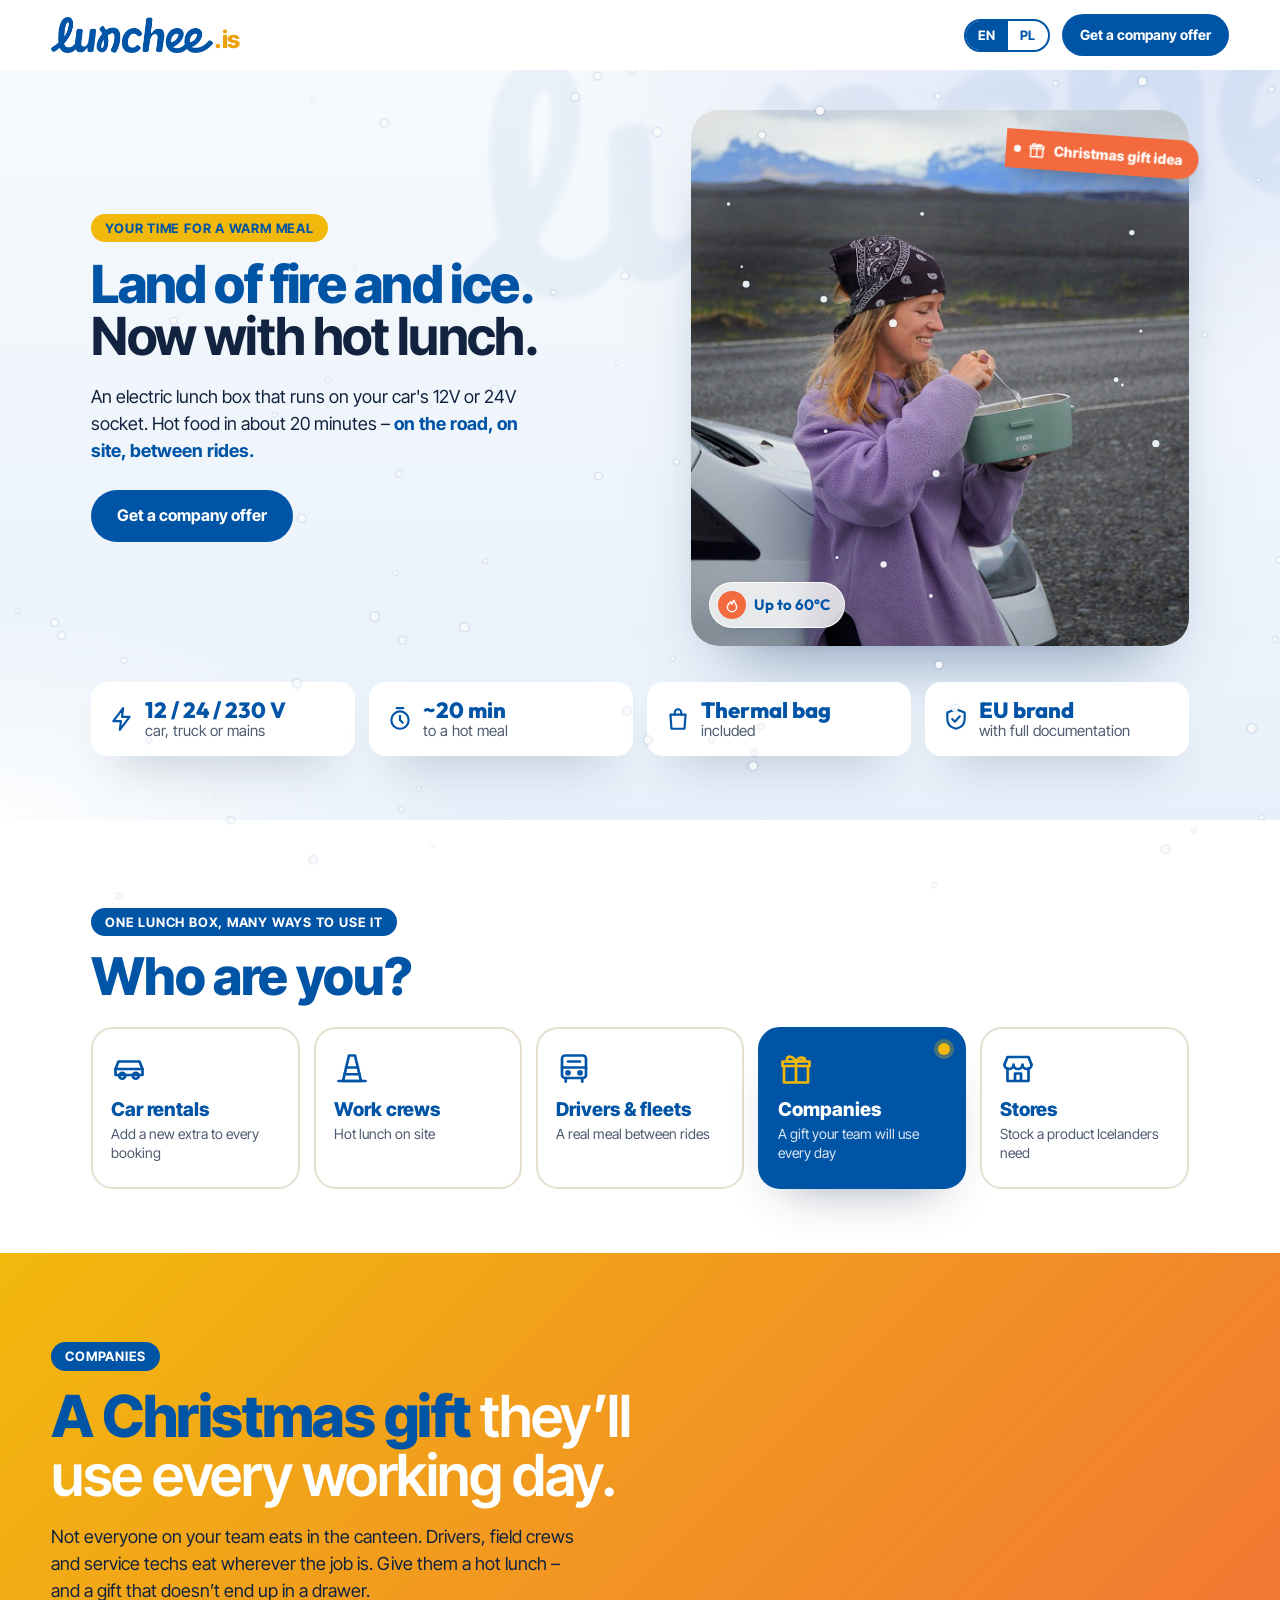
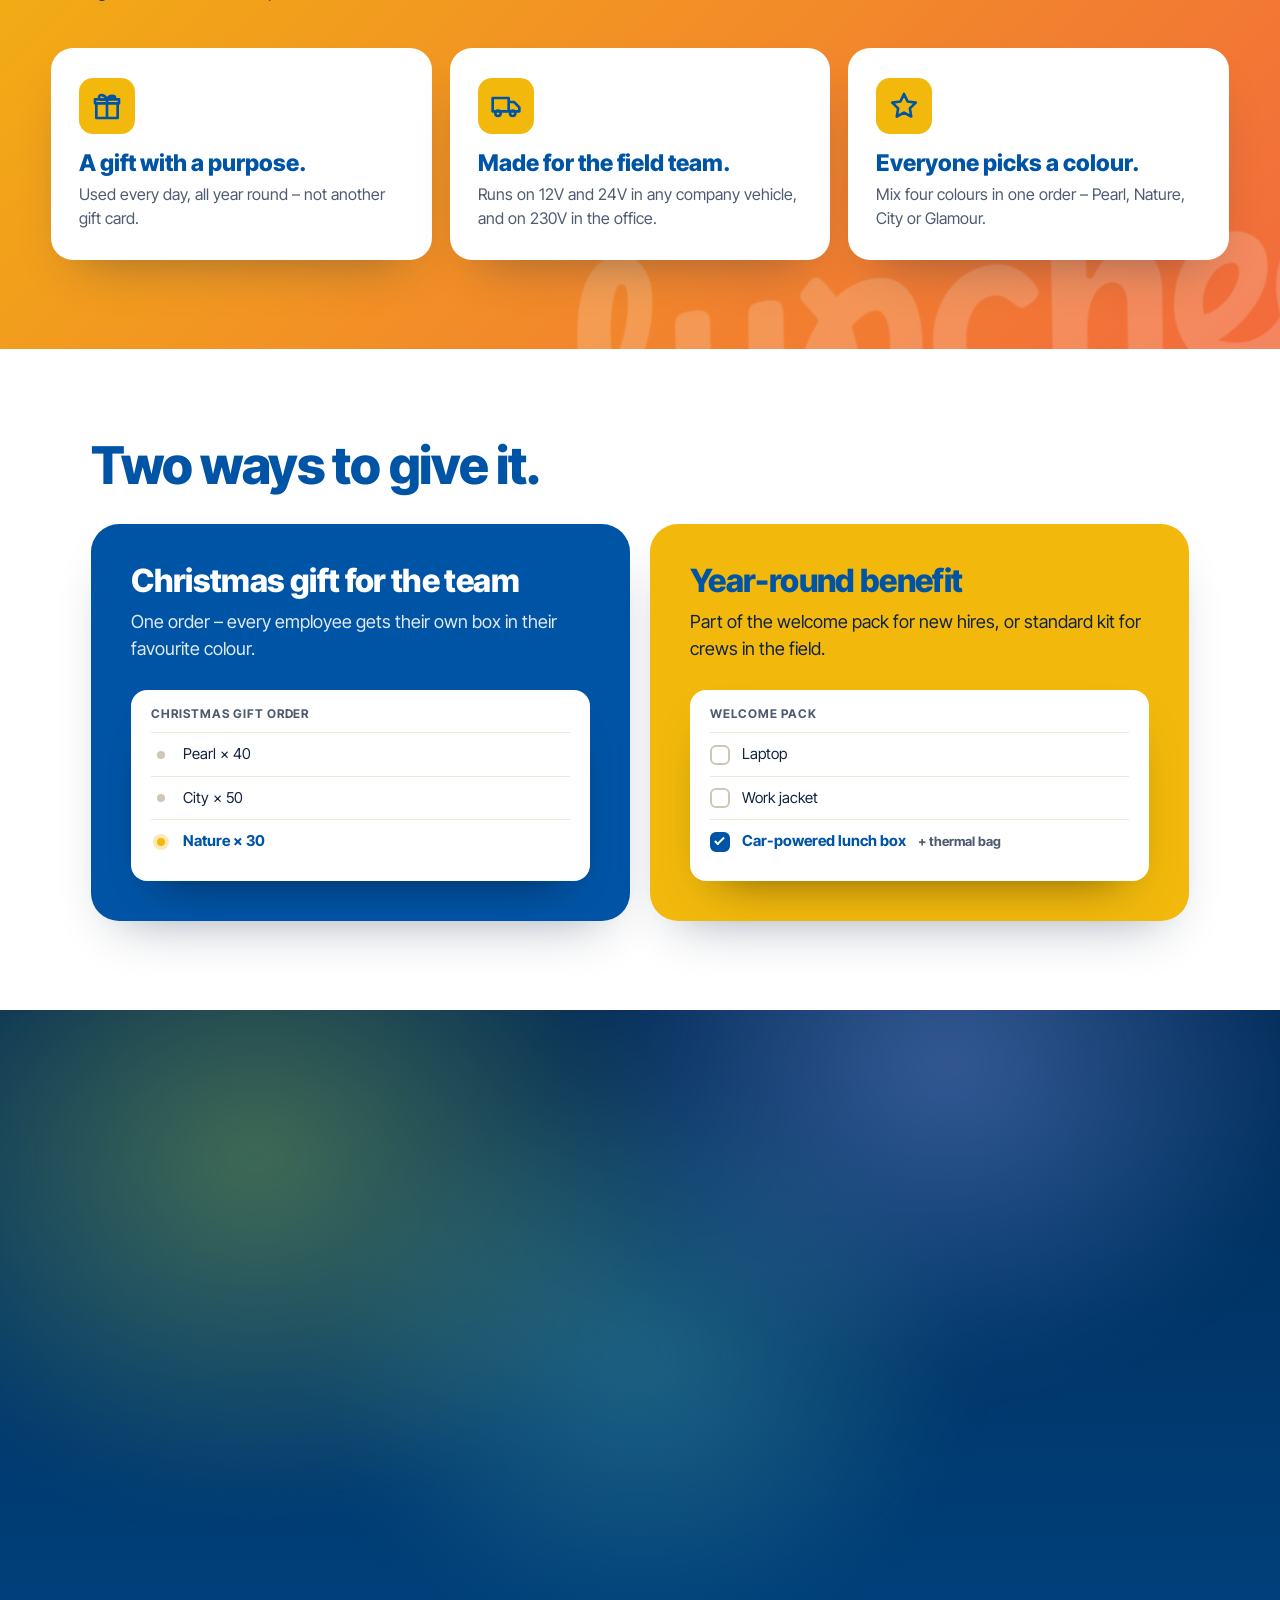
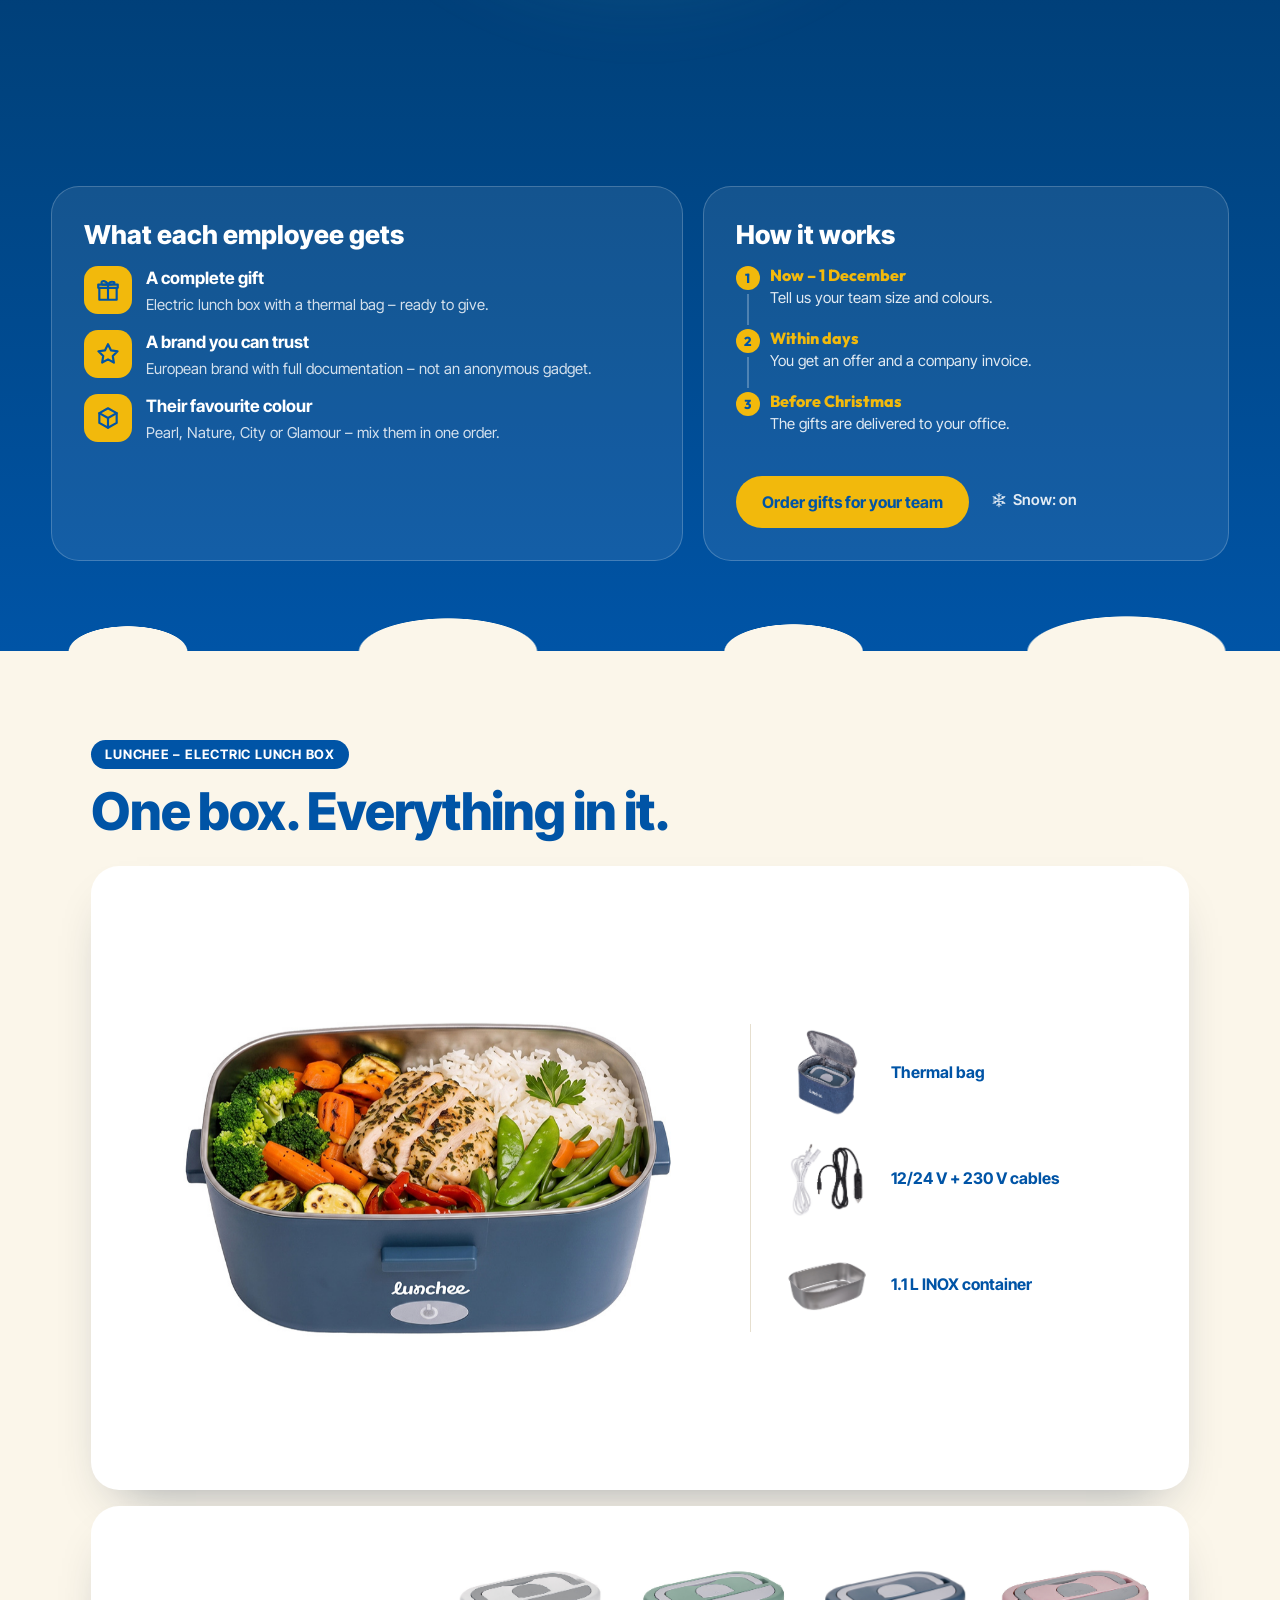
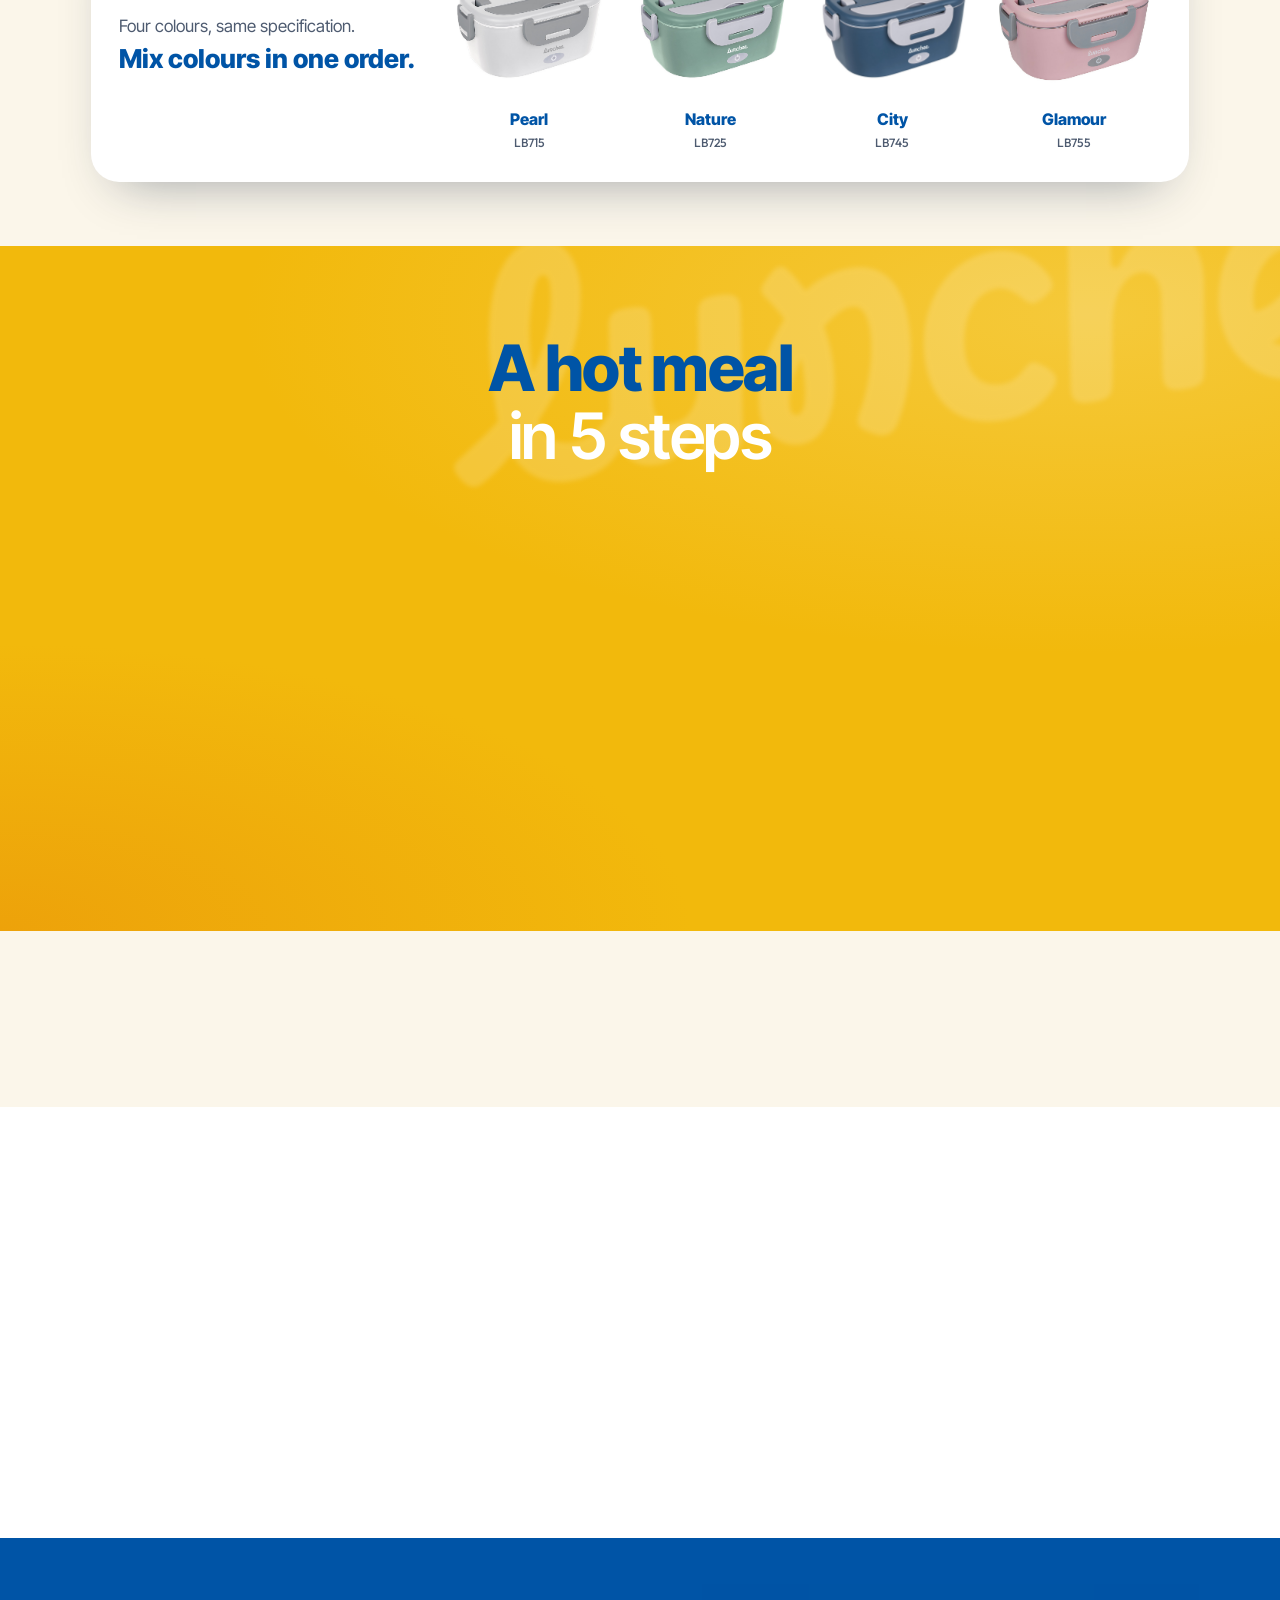
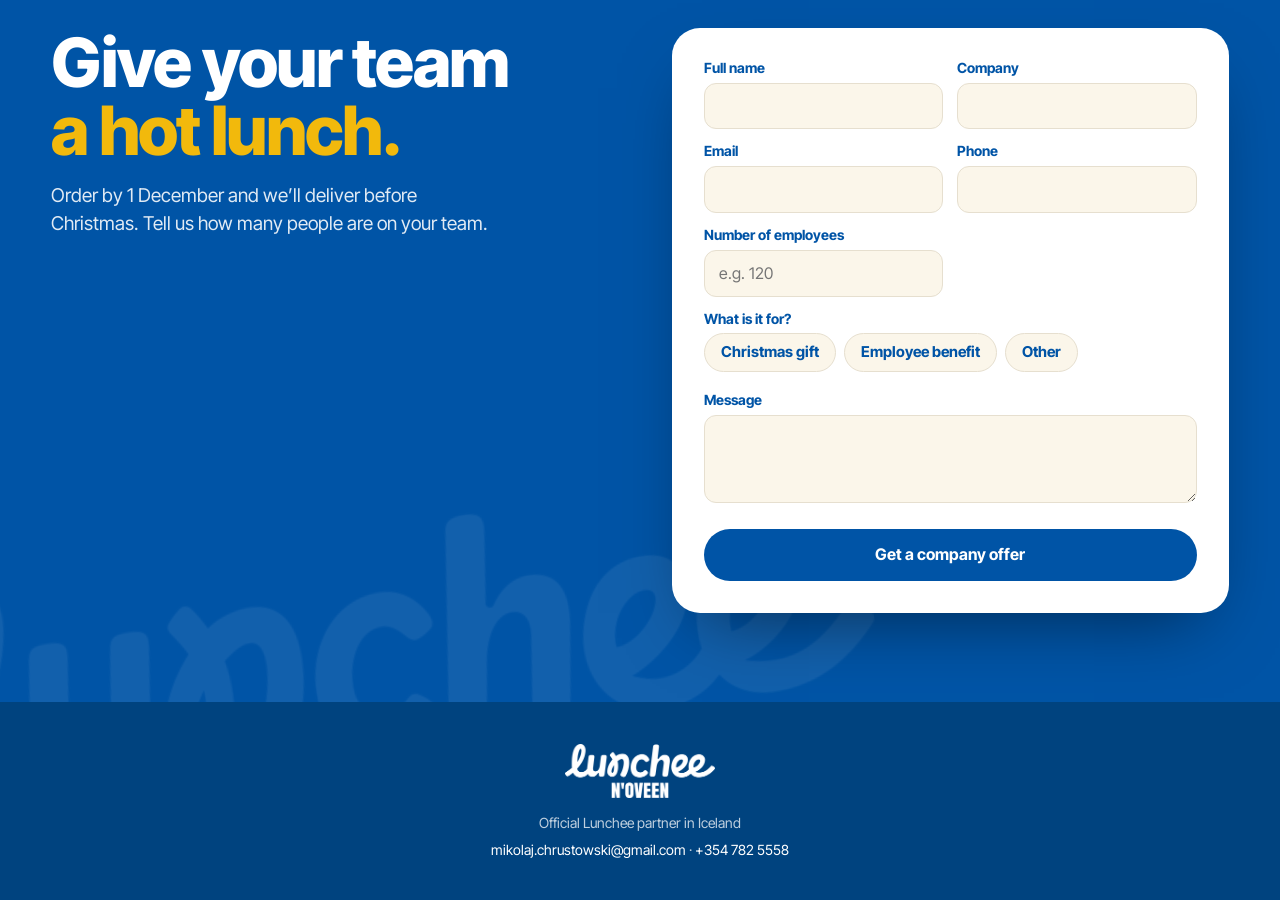
<file: v2/companies/index.html>
<!doctype html>
<html lang="en">
<head>
<meta charset="utf-8">
<meta name="robots" content="noindex, nofollow">
<title>Lunchee Iceland</title>
<script>var q = location.search ? '&' + location.search.slice(1) : ''; location.replace('../?for=companies' + q + location.hash);</script>
<noscript><meta http-equiv="refresh" content="0; url=../?for=companies"></noscript>
</head>
<body><a href="../?for=companies">Lunchee Iceland</a></body>
</html>
</file>
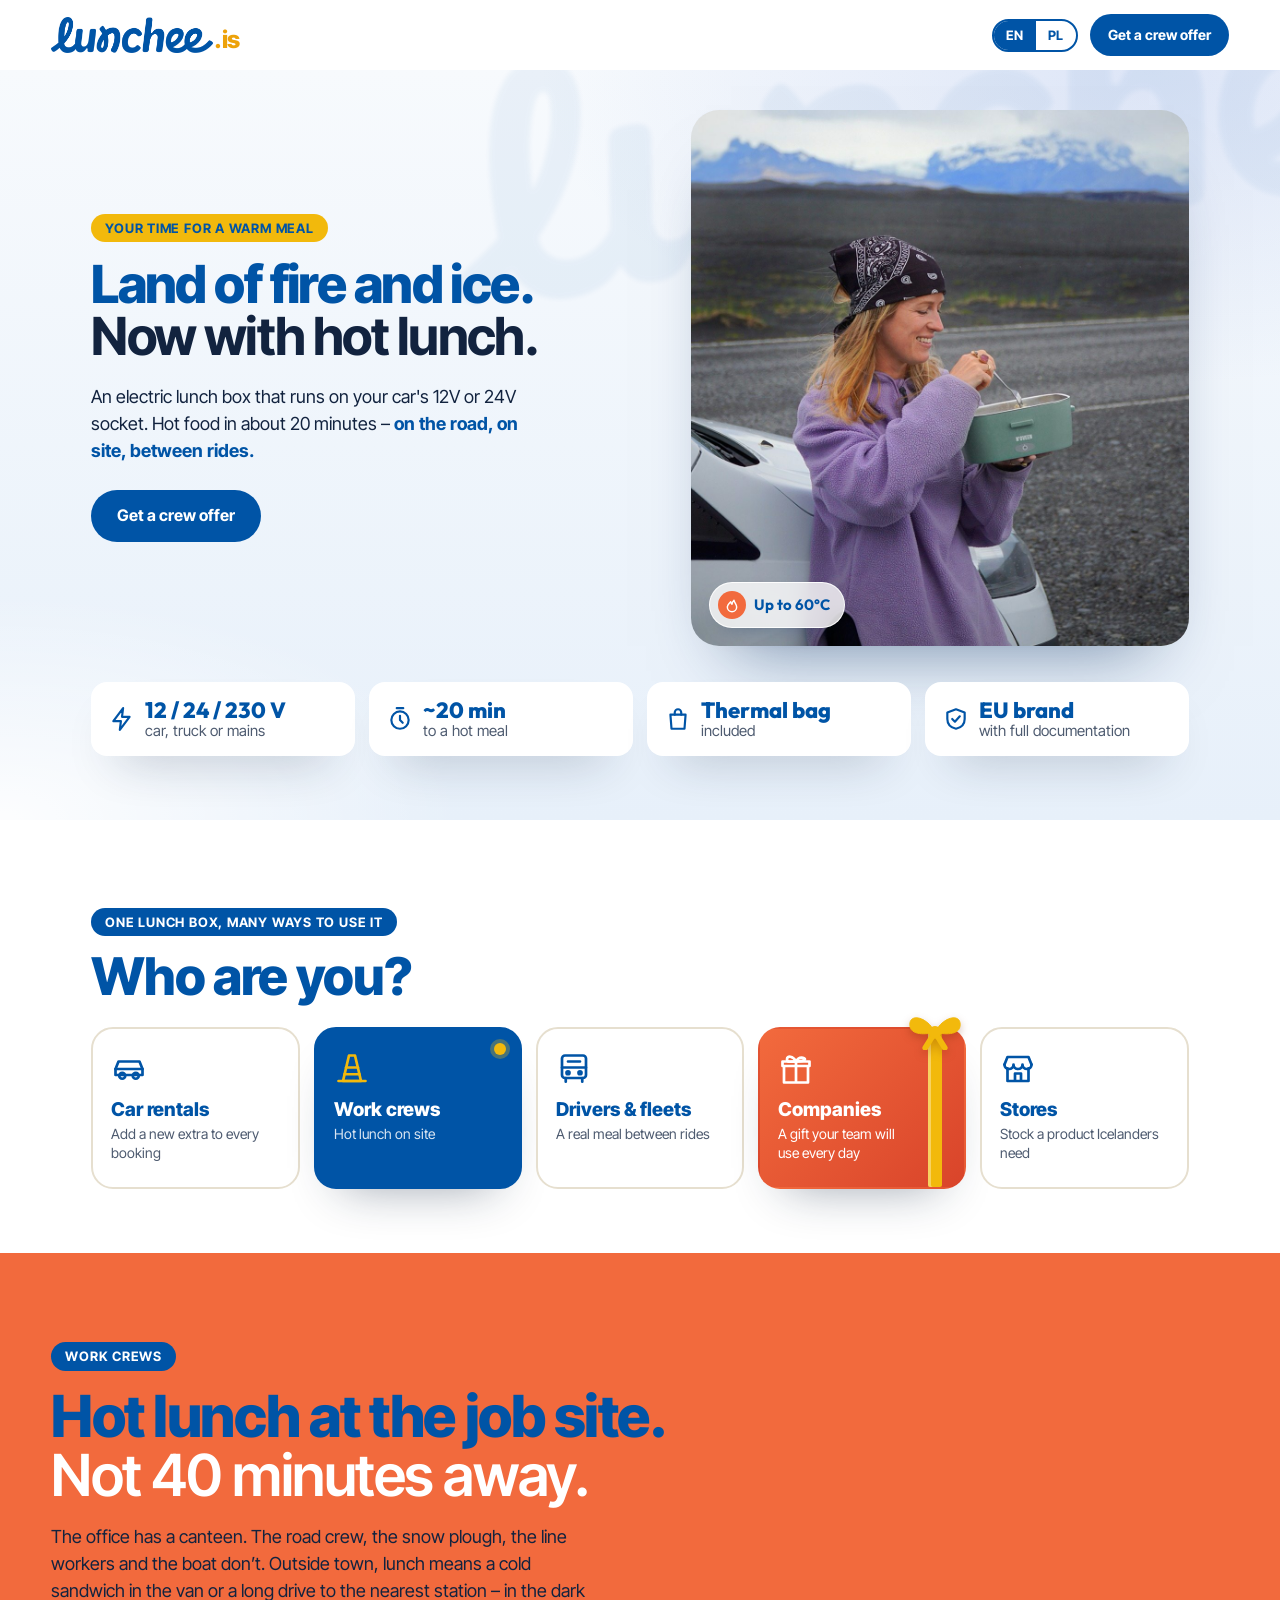
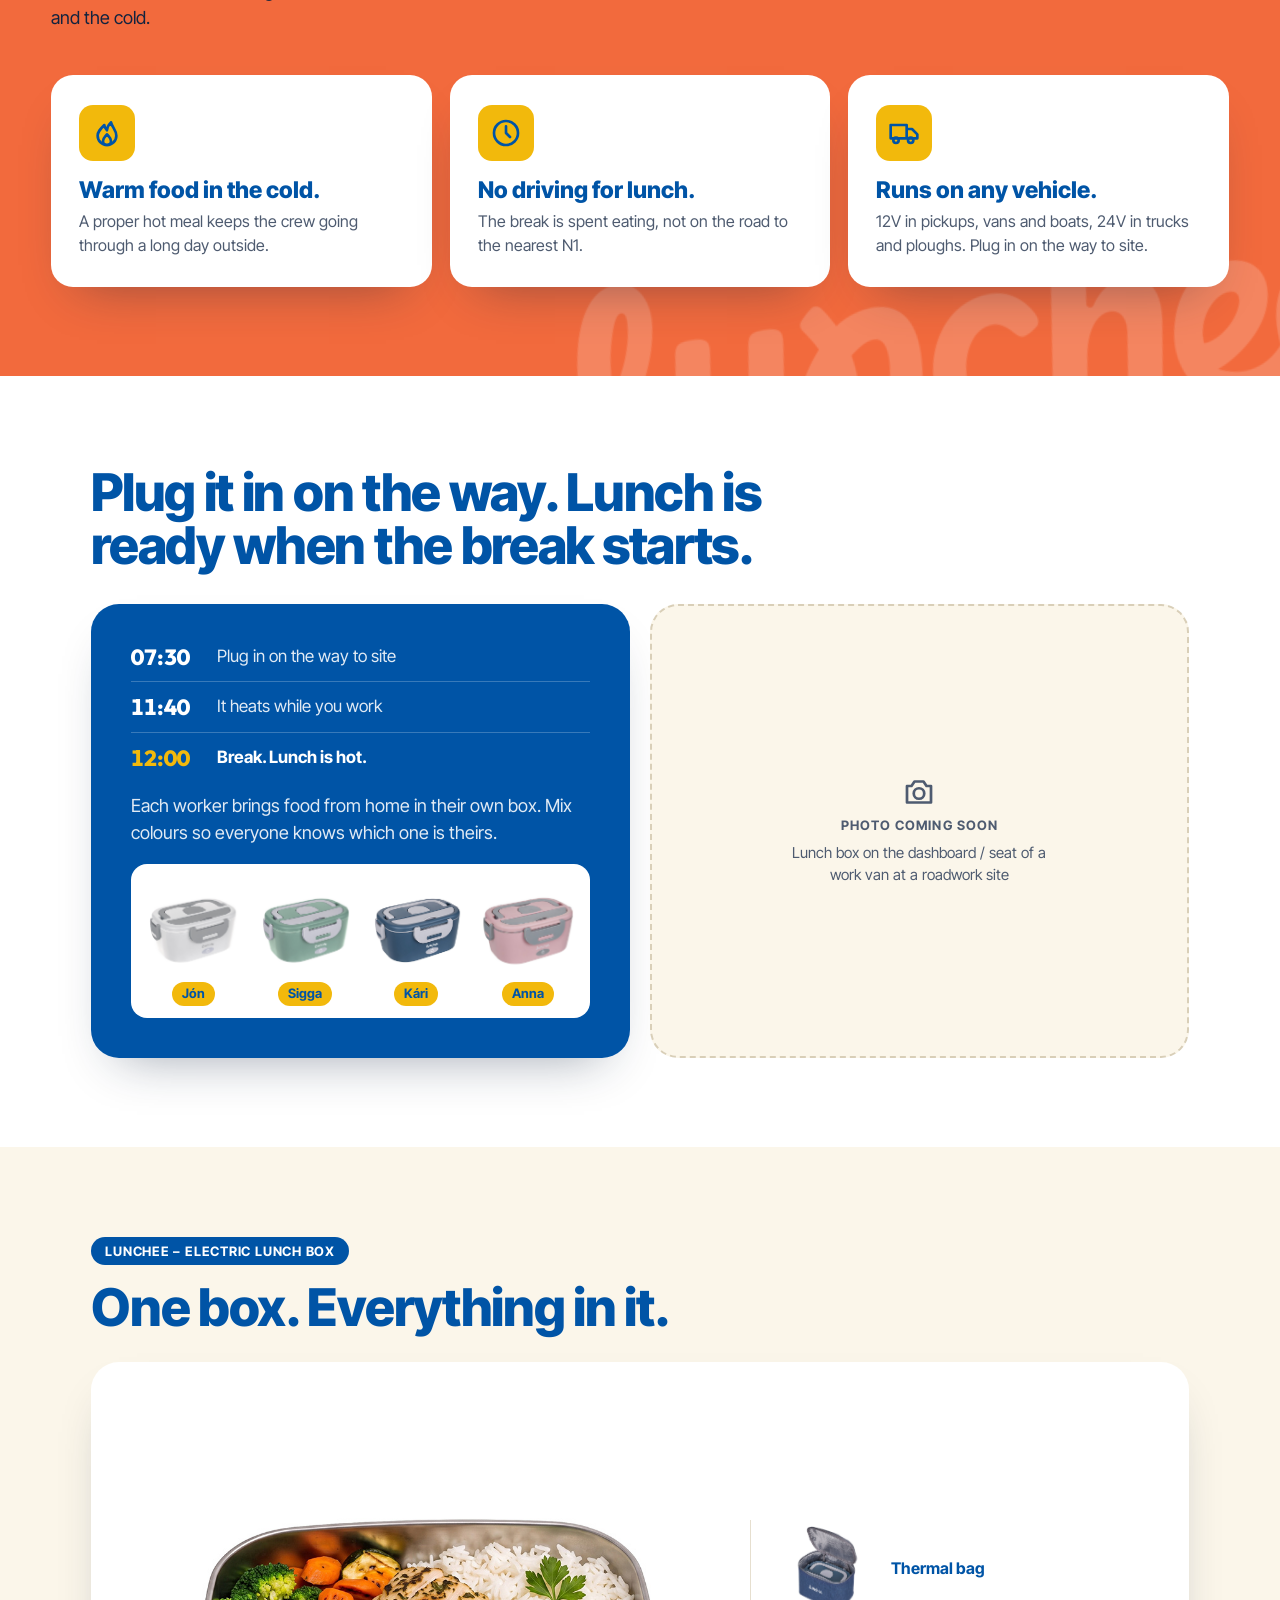
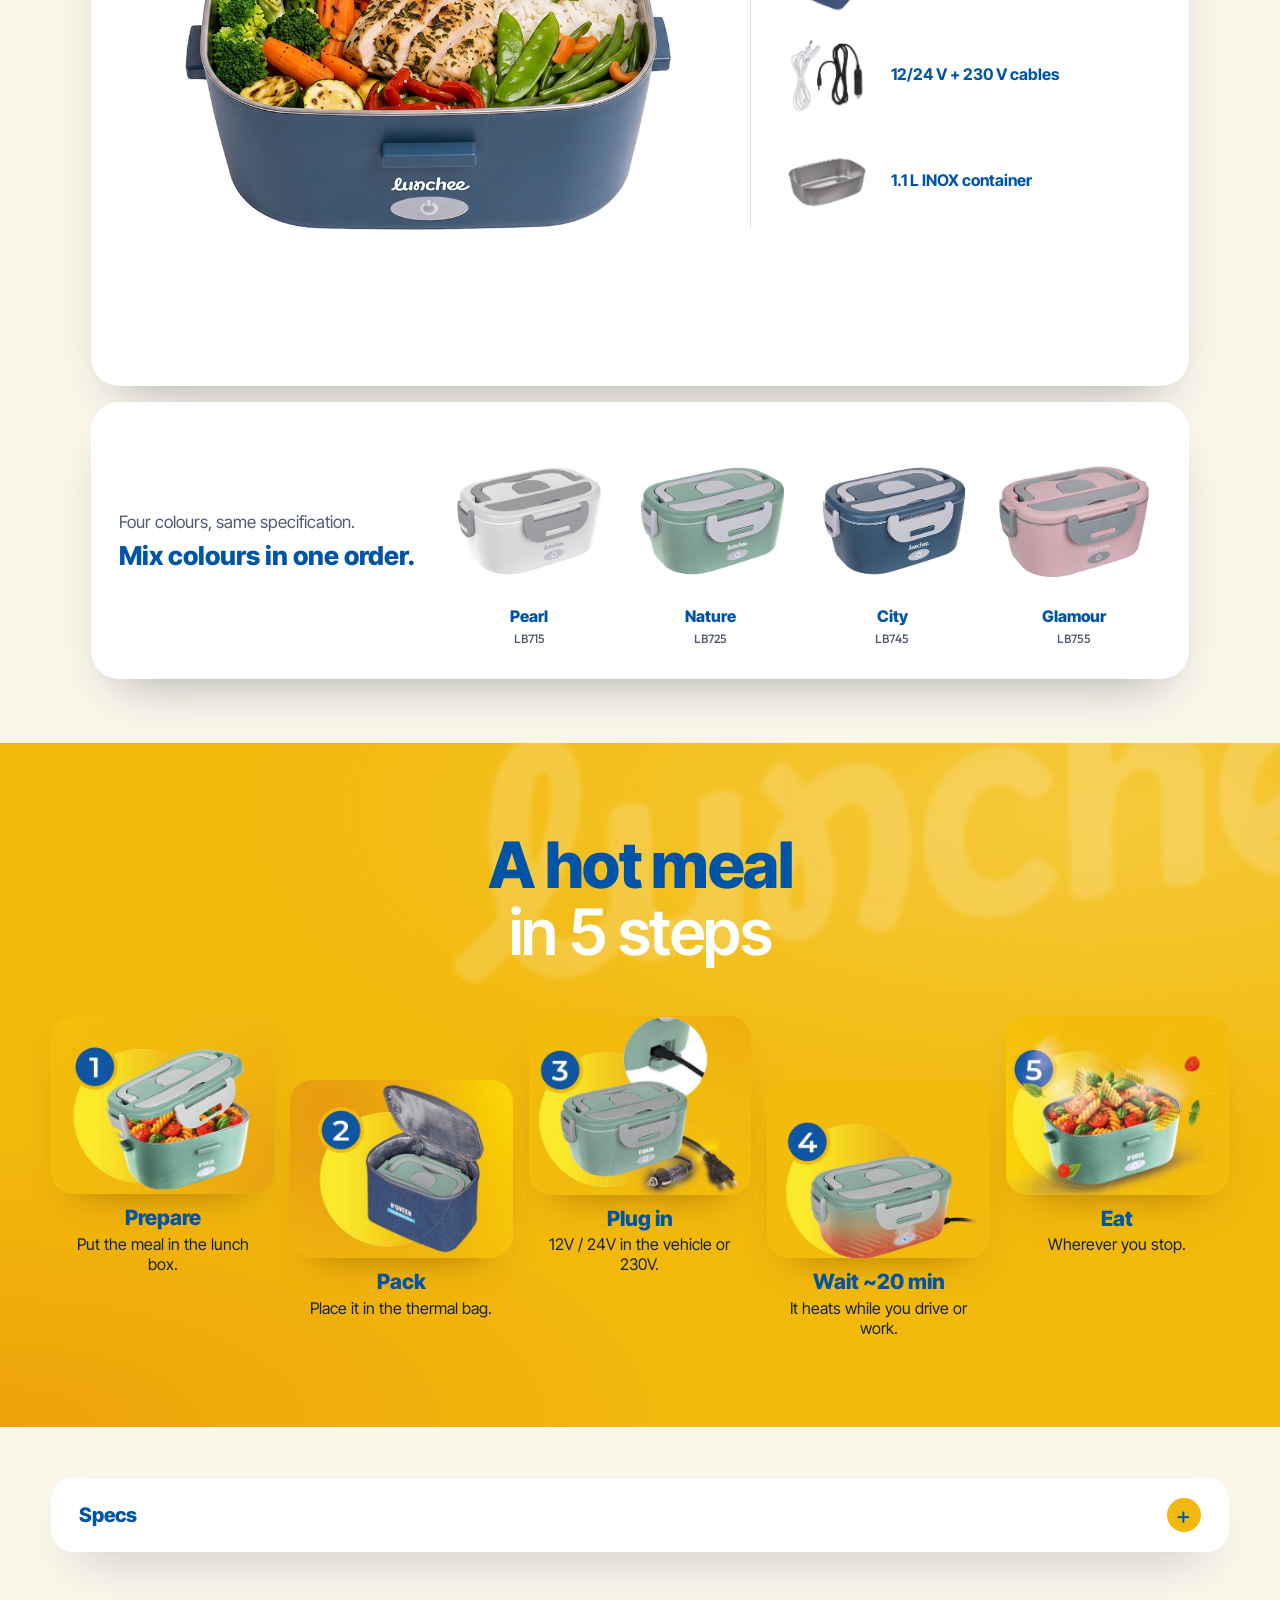
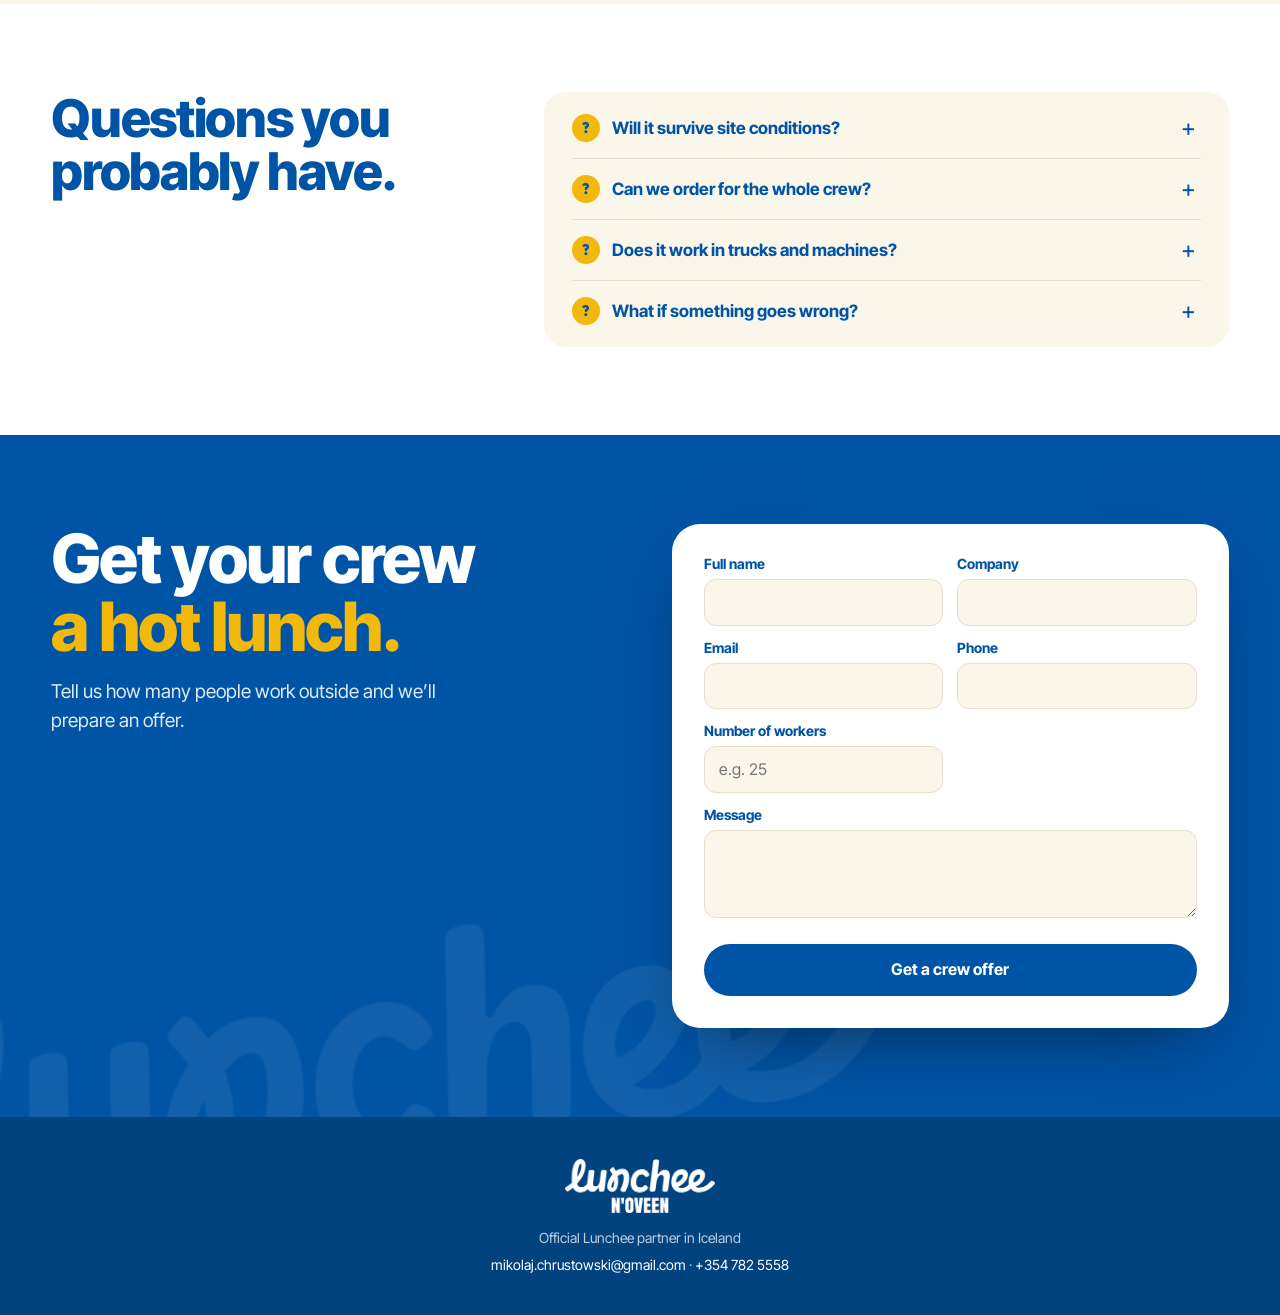
<file: v2/crews/index.html>
<!doctype html>
<html lang="en">
<head>
<meta charset="utf-8">
<meta name="robots" content="noindex, nofollow">
<title>Lunchee Iceland</title>
<script>var q = location.search ? '&' + location.search.slice(1) : ''; location.replace('../?for=crews' + q + location.hash);</script>
<noscript><meta http-equiv="refresh" content="0; url=../?for=crews"></noscript>
</head>
<body><a href="../?for=crews">Lunchee Iceland</a></body>
</html>
</file>
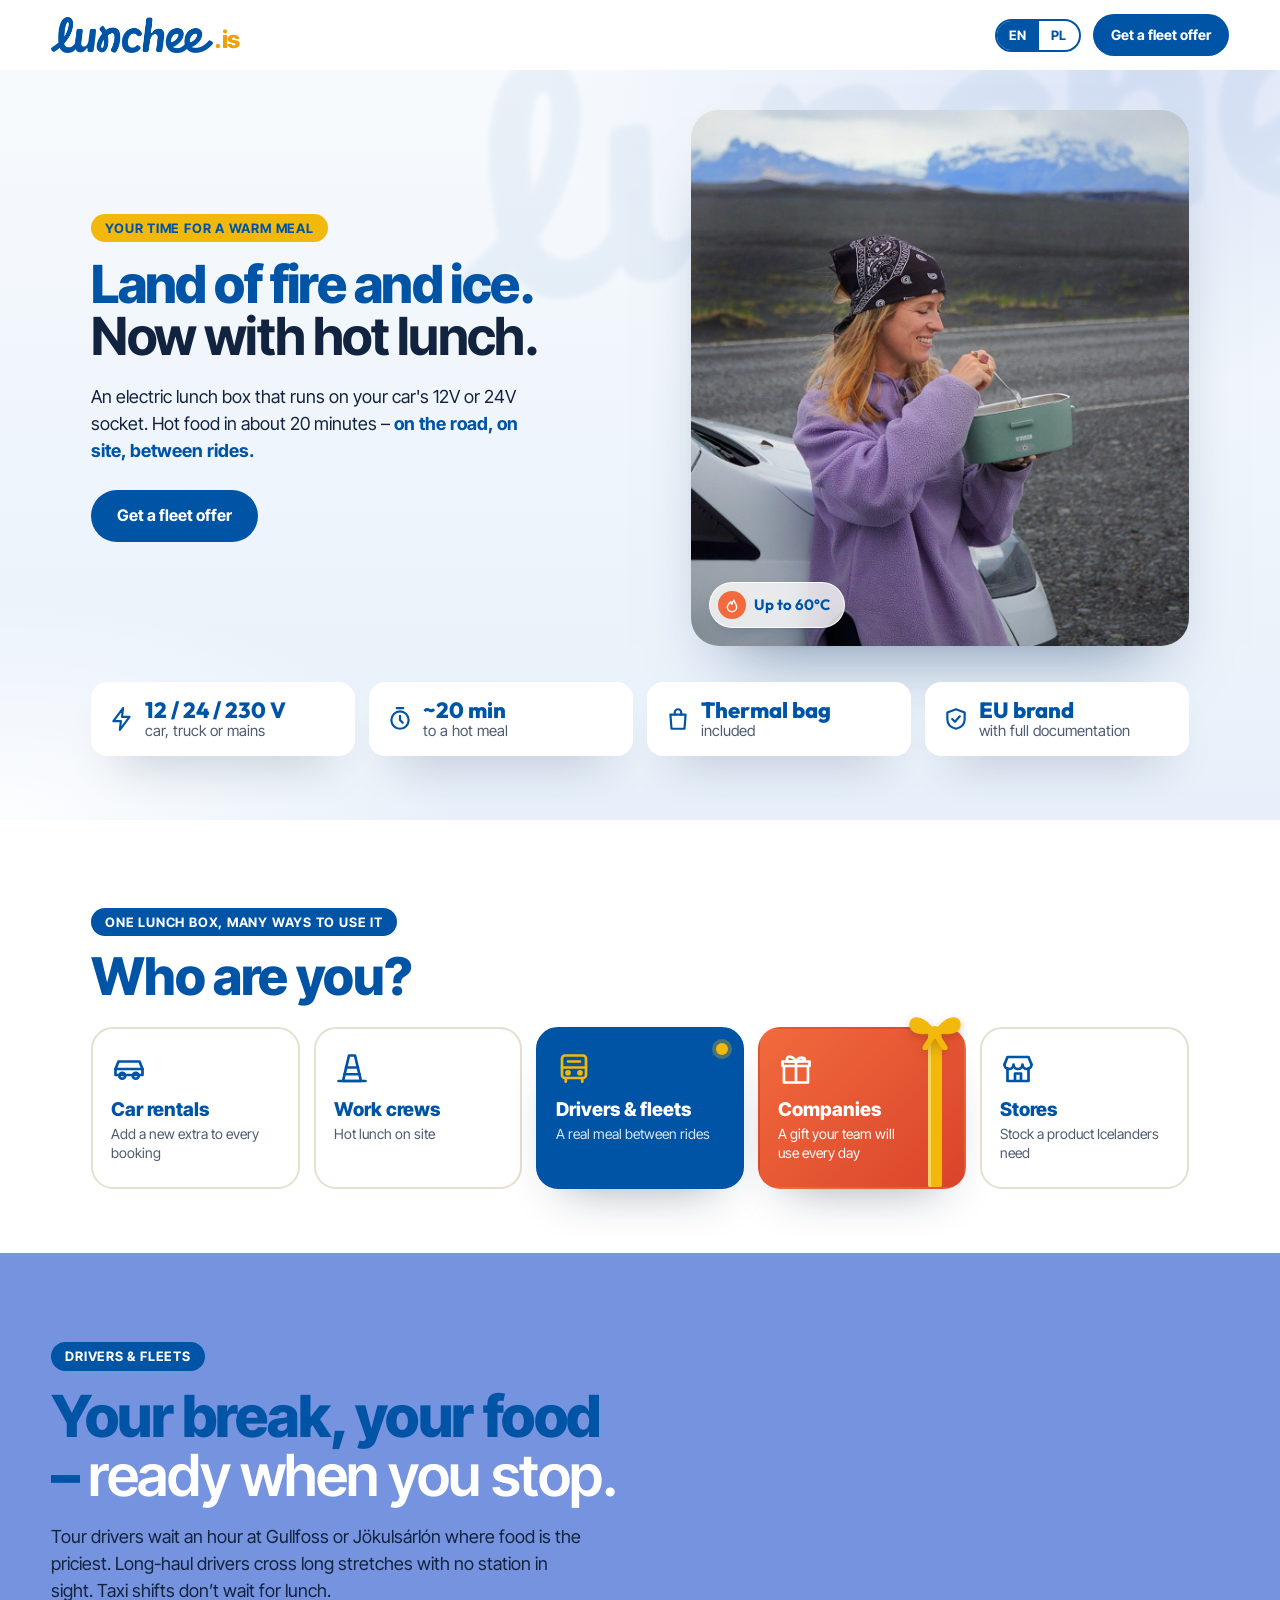
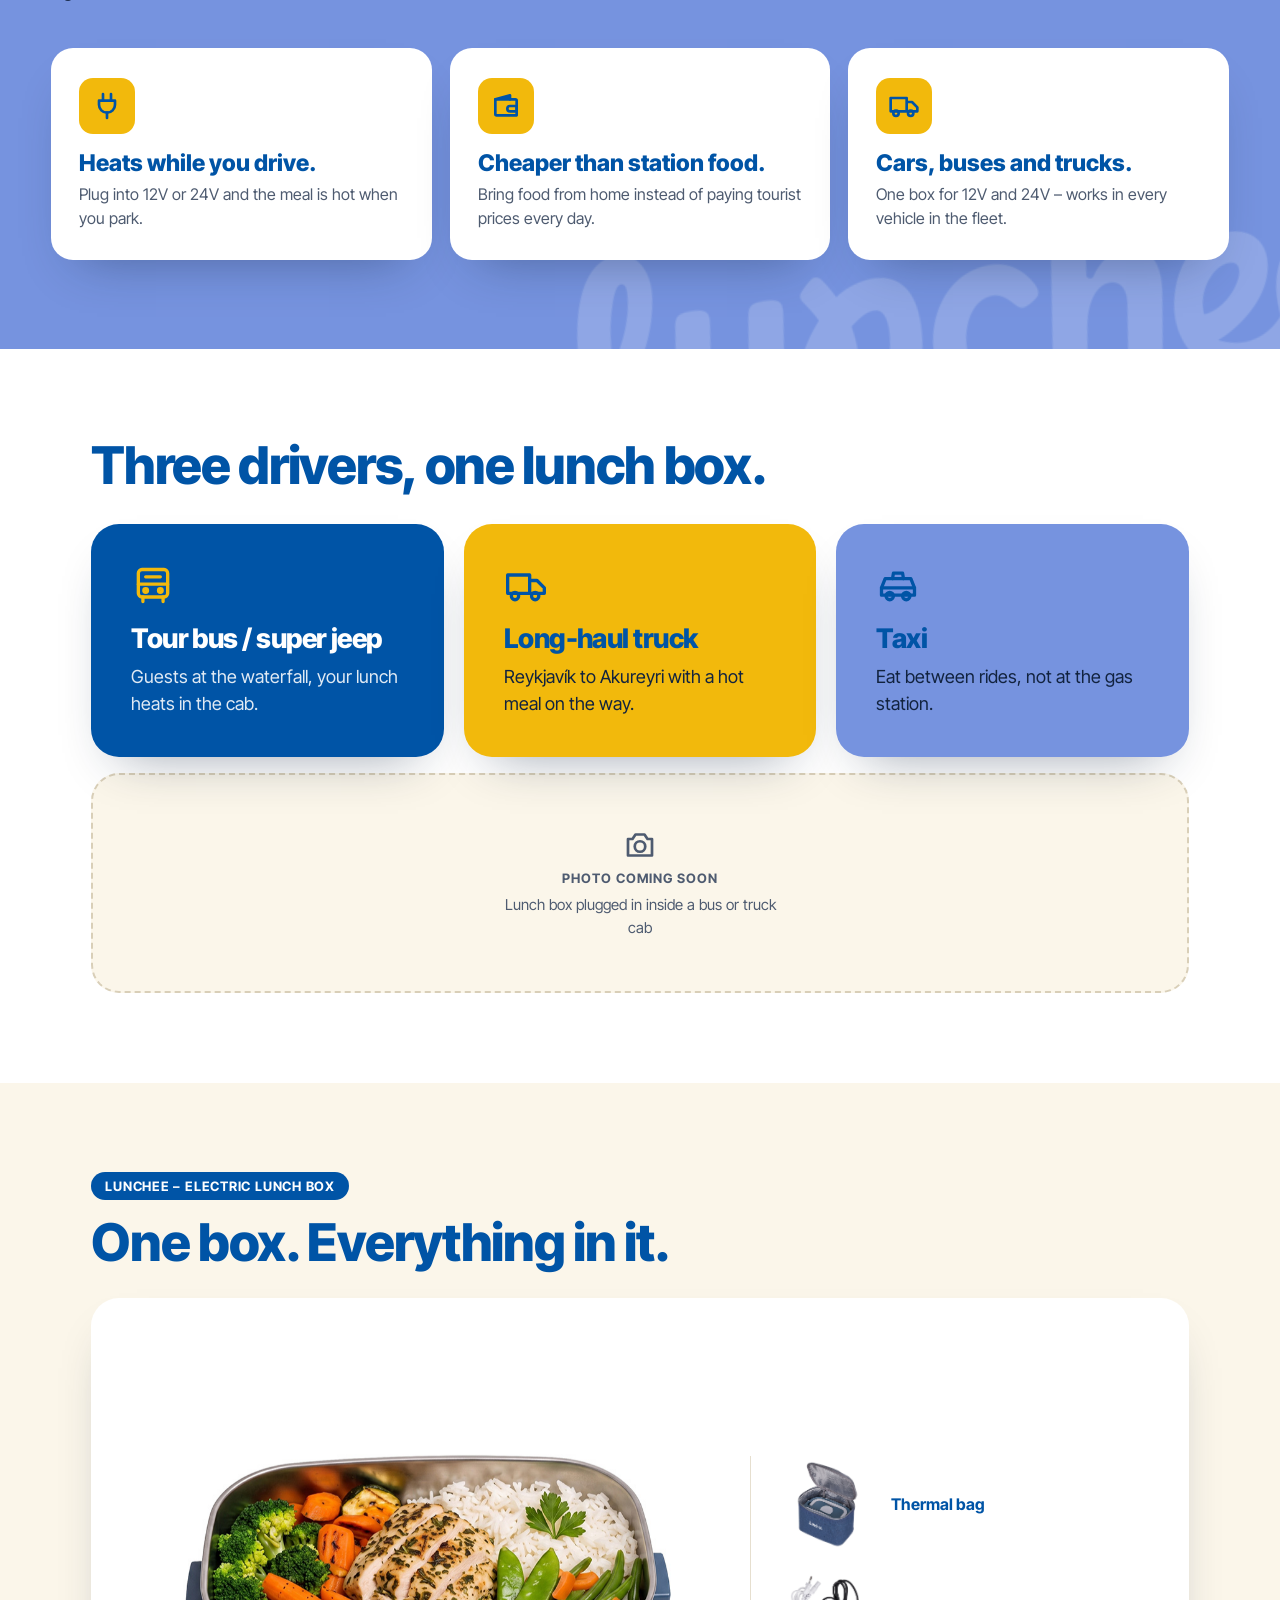
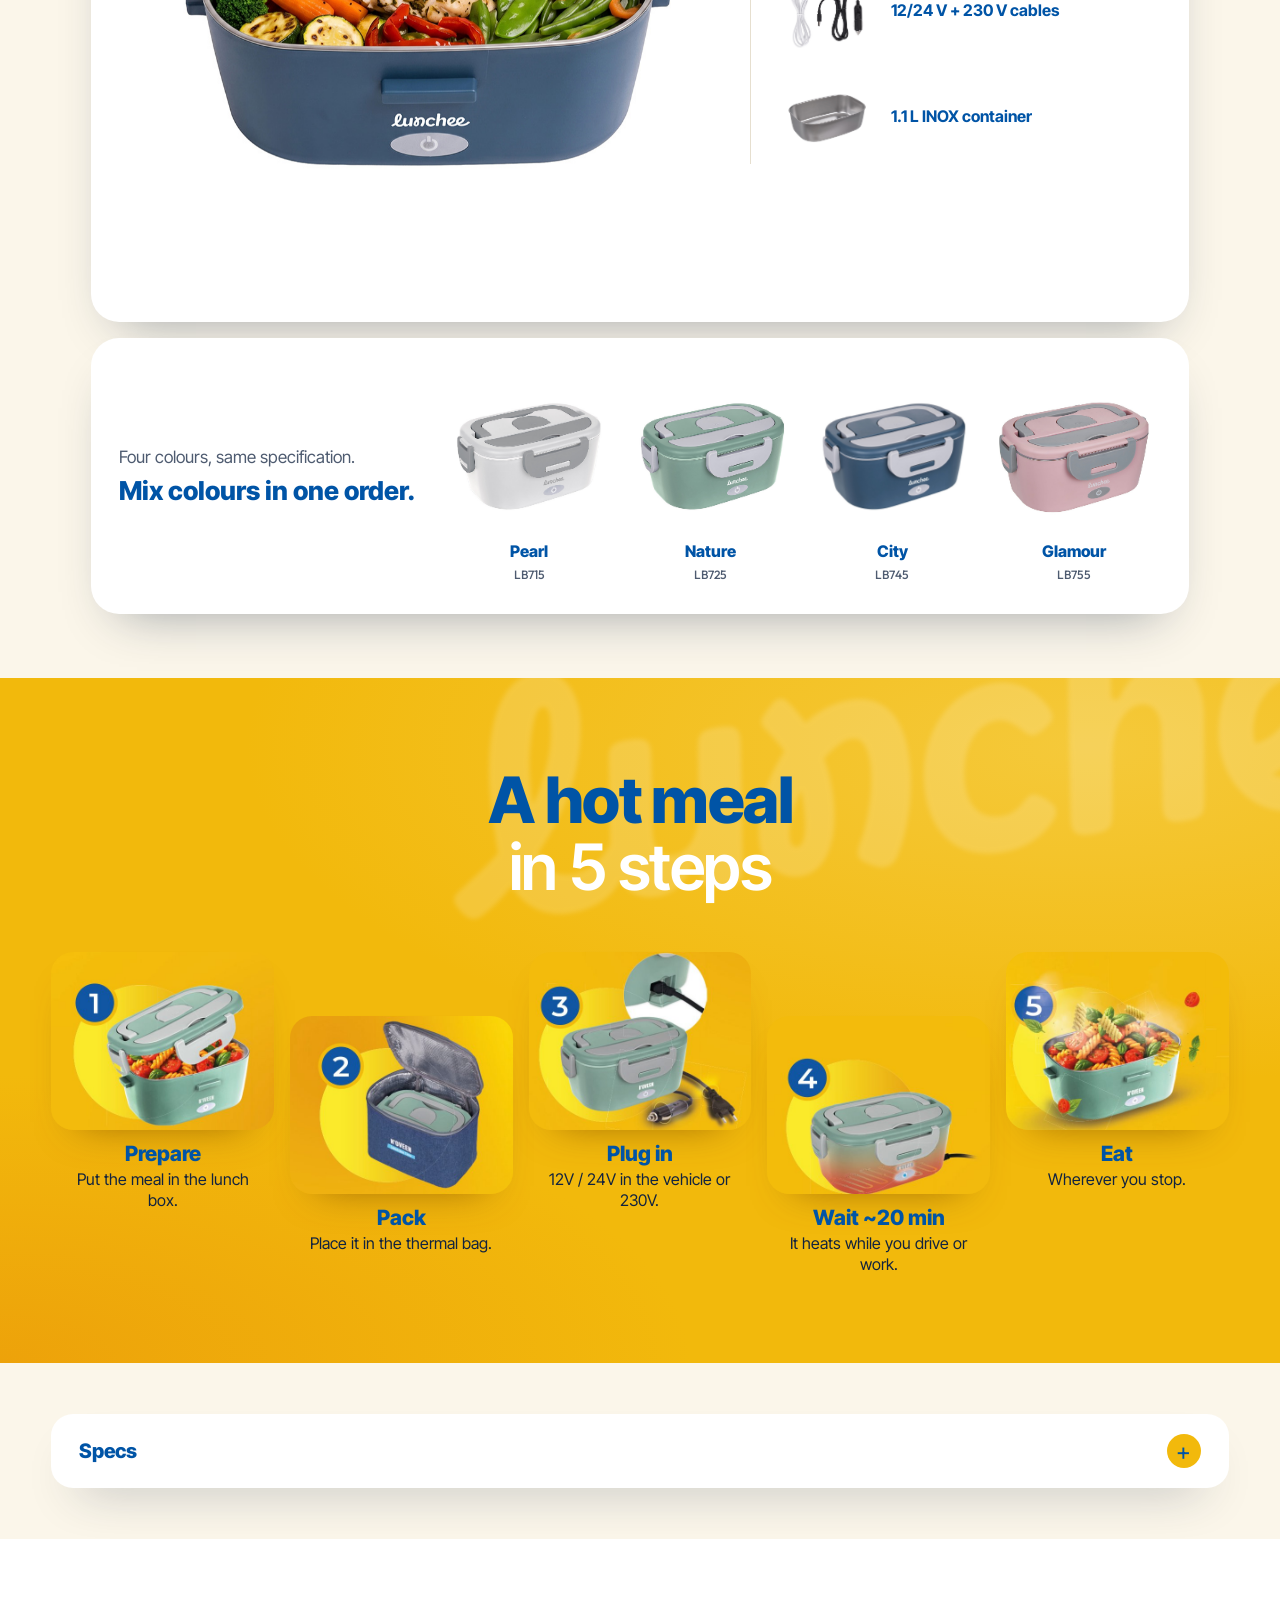
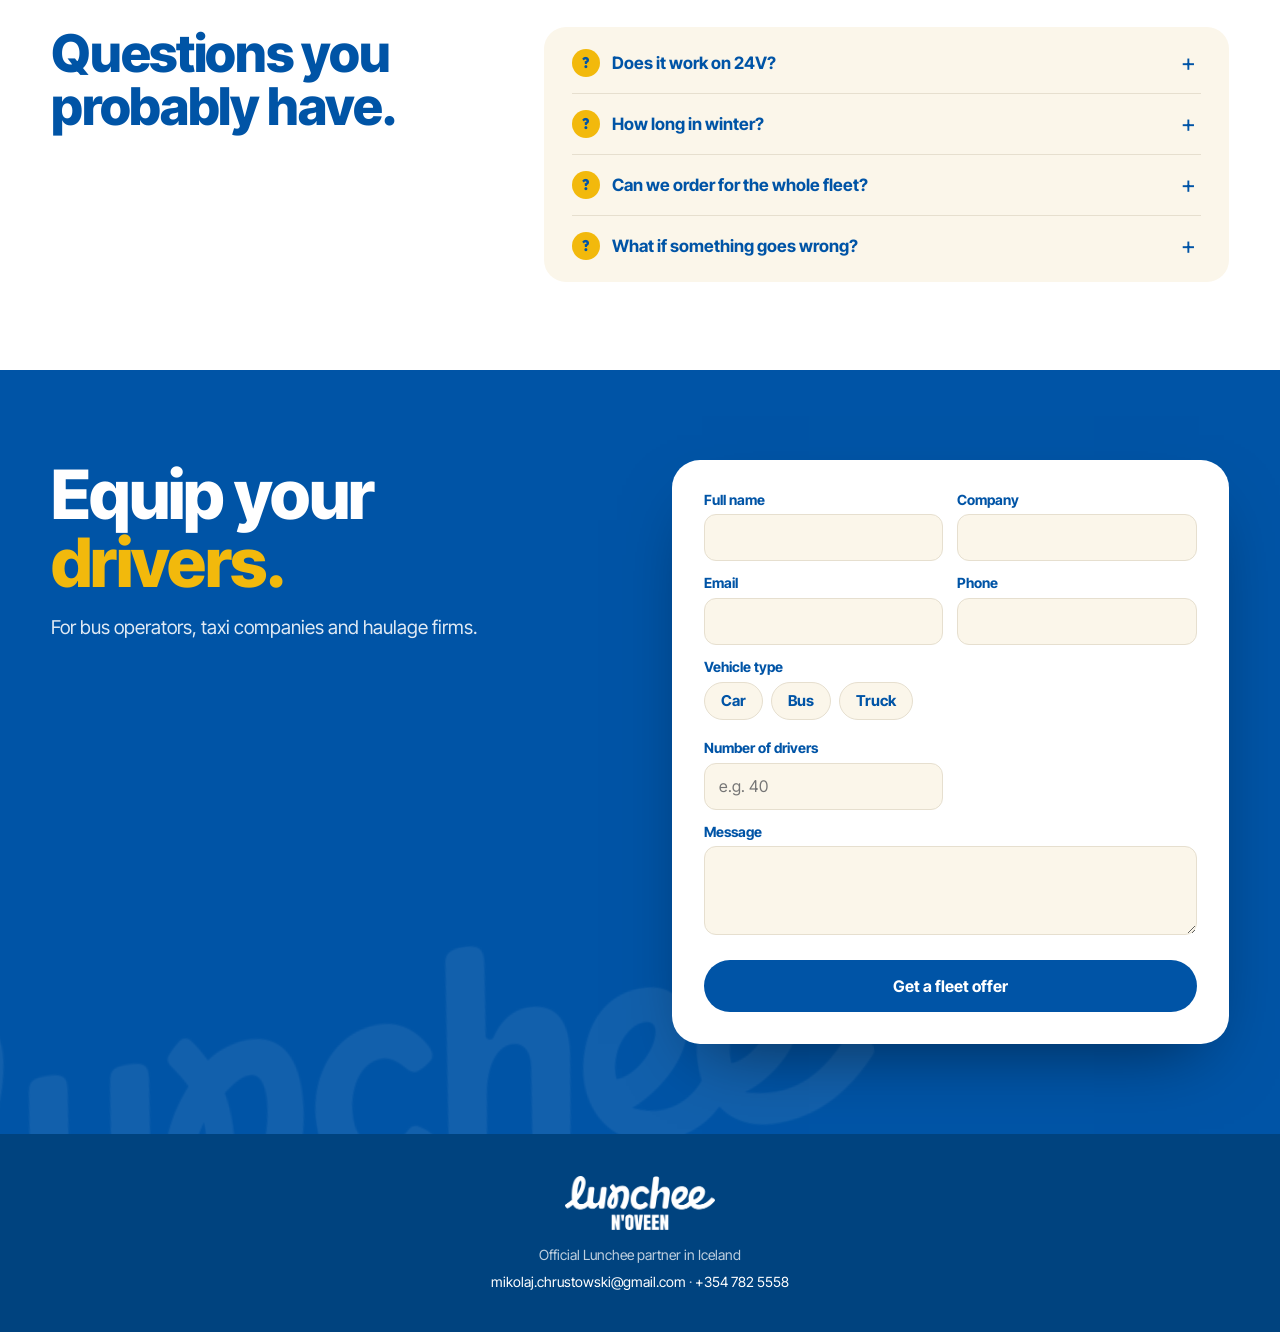
<file: v2/drivers/index.html>
<!doctype html>
<html lang="en">
<head>
<meta charset="utf-8">
<meta name="robots" content="noindex, nofollow">
<title>Lunchee Iceland</title>
<script>var q = location.search ? '&' + location.search.slice(1) : ''; location.replace('../?for=drivers' + q + location.hash);</script>
<noscript><meta http-equiv="refresh" content="0; url=../?for=drivers"></noscript>
</head>
<body><a href="../?for=drivers">Lunchee Iceland</a></body>
</html>
</file>
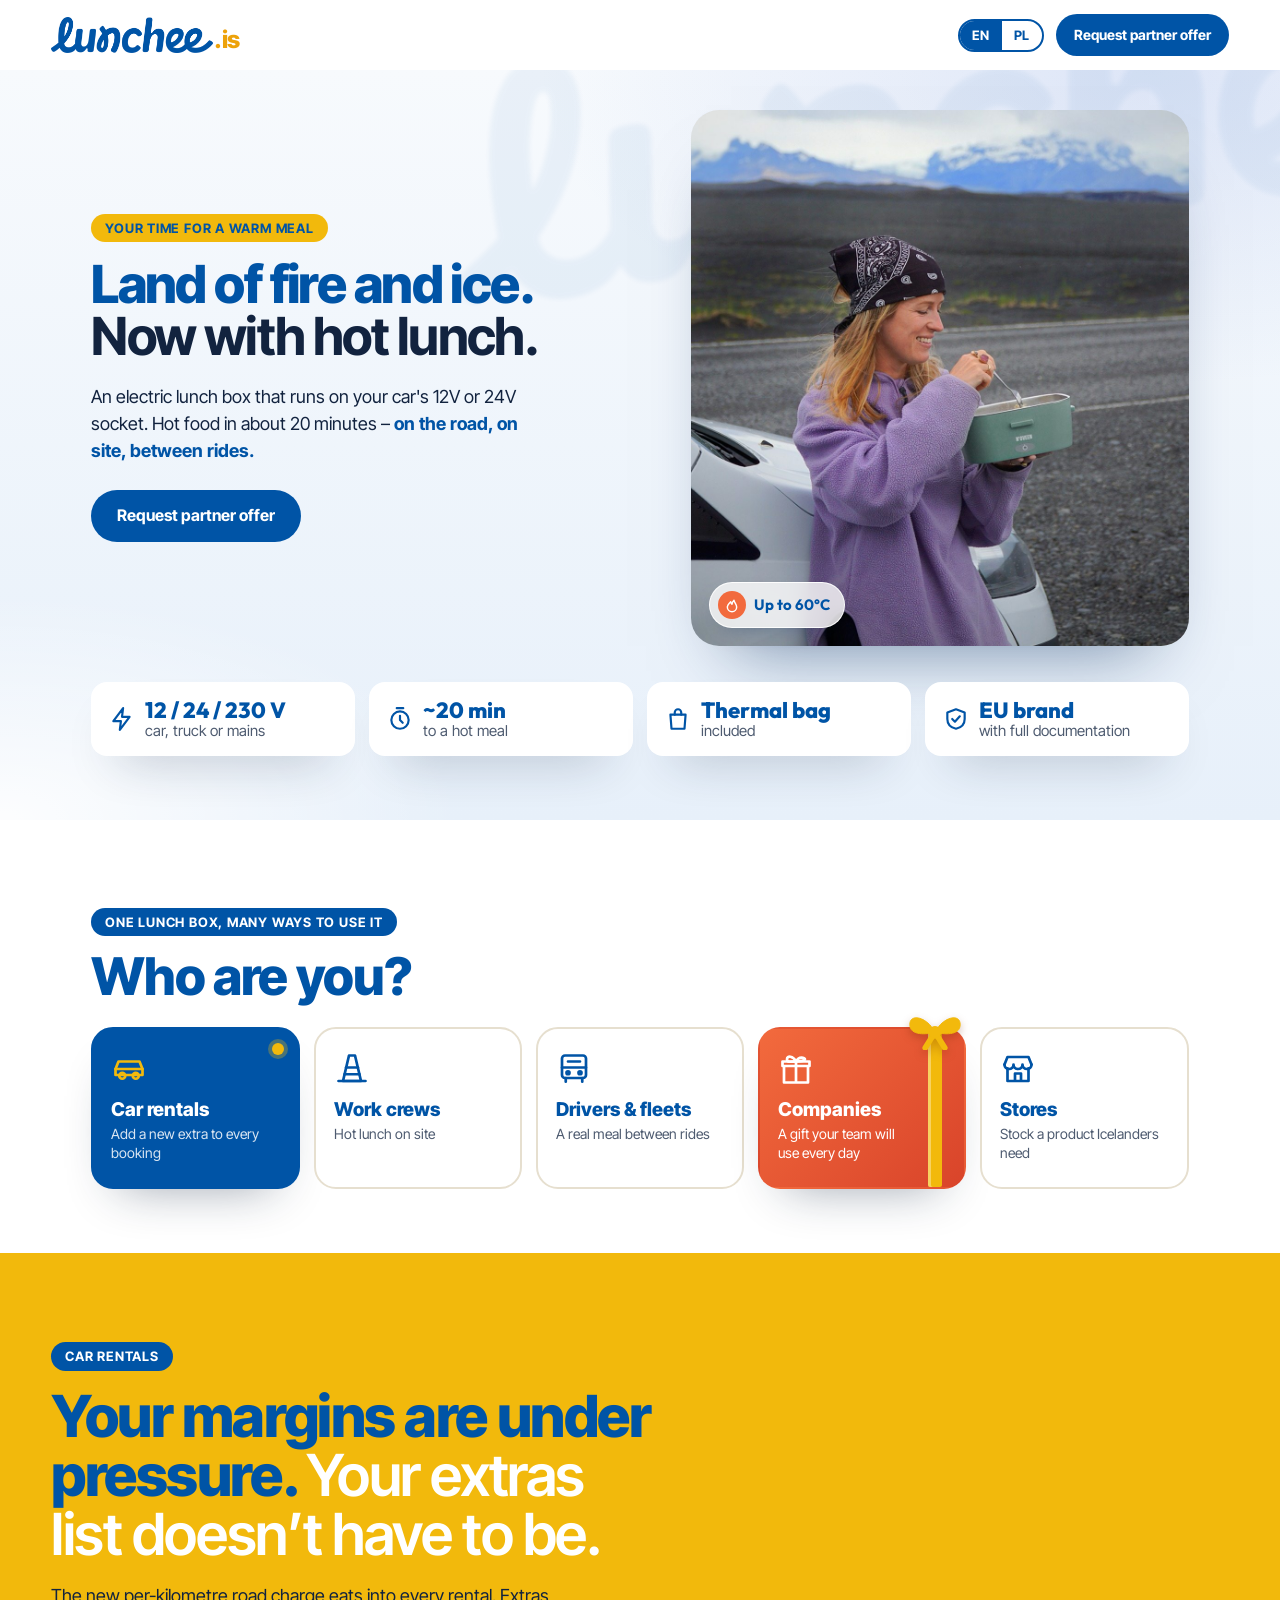
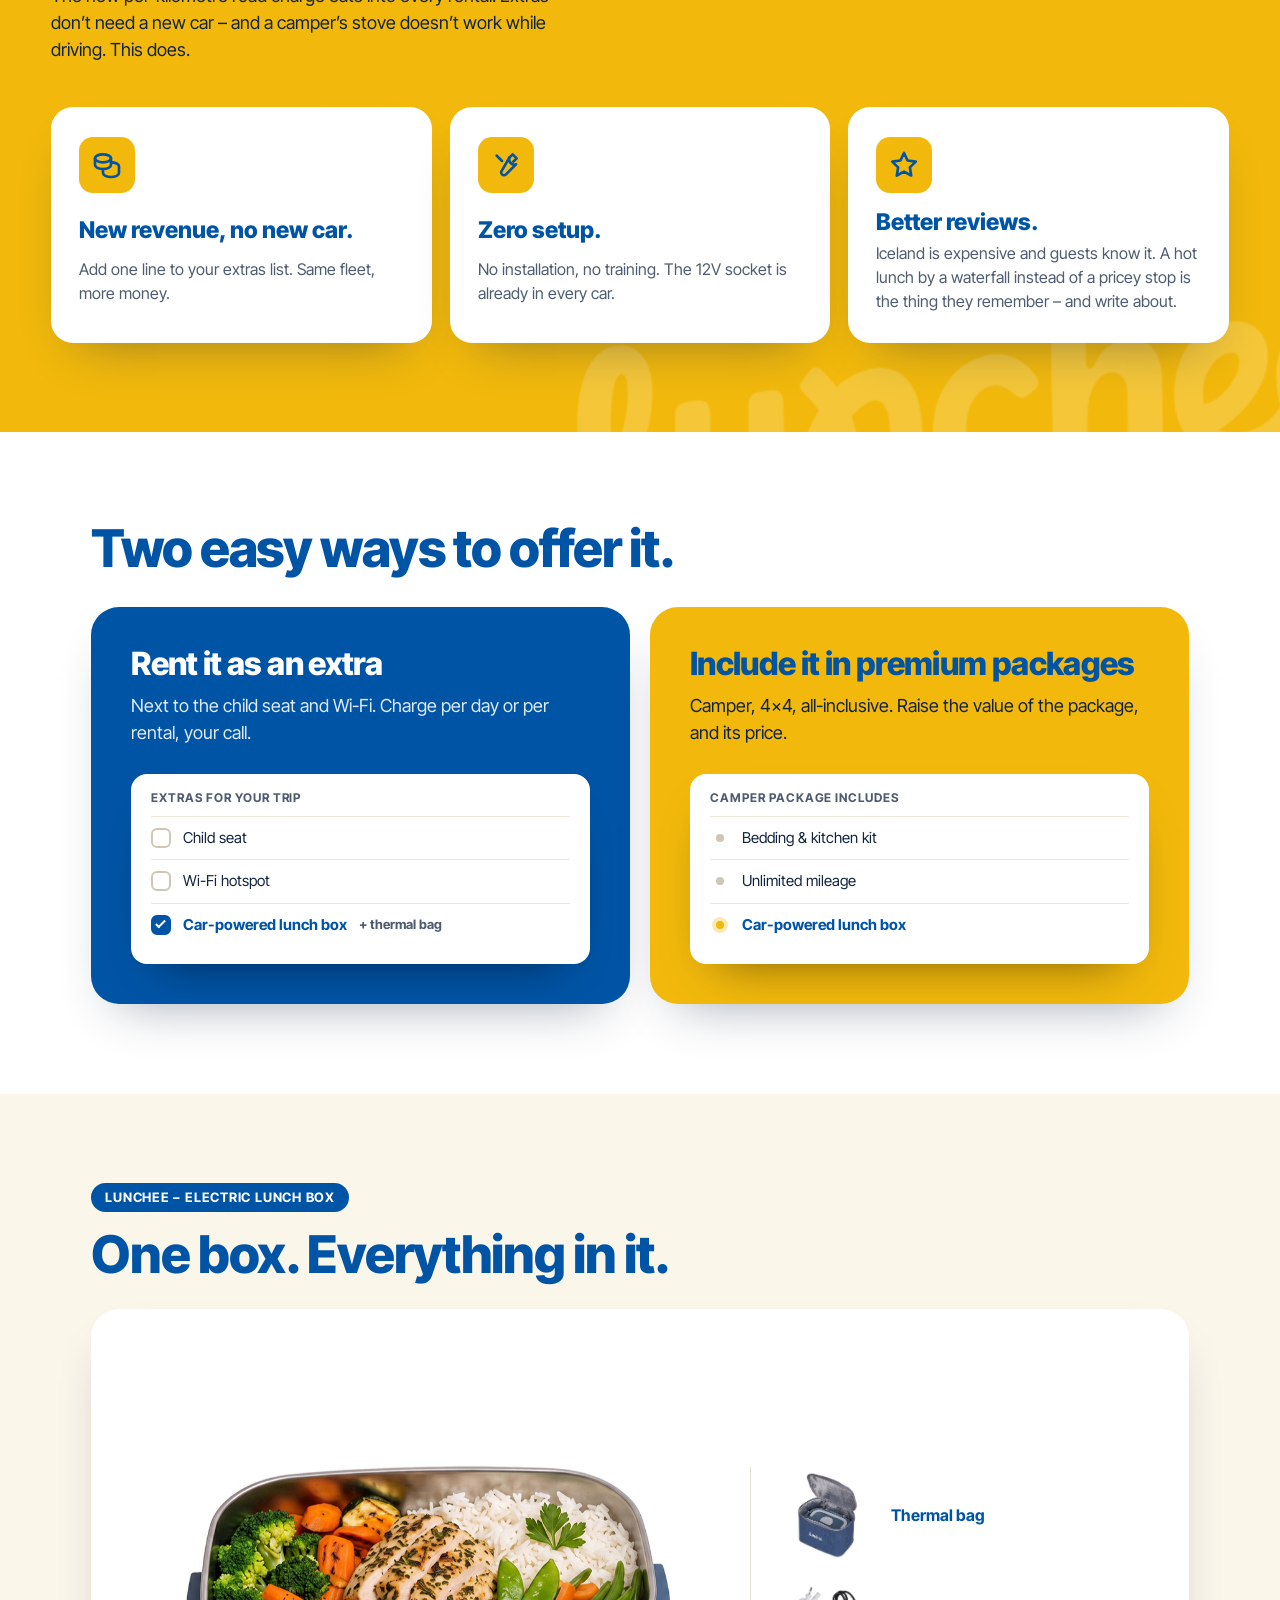
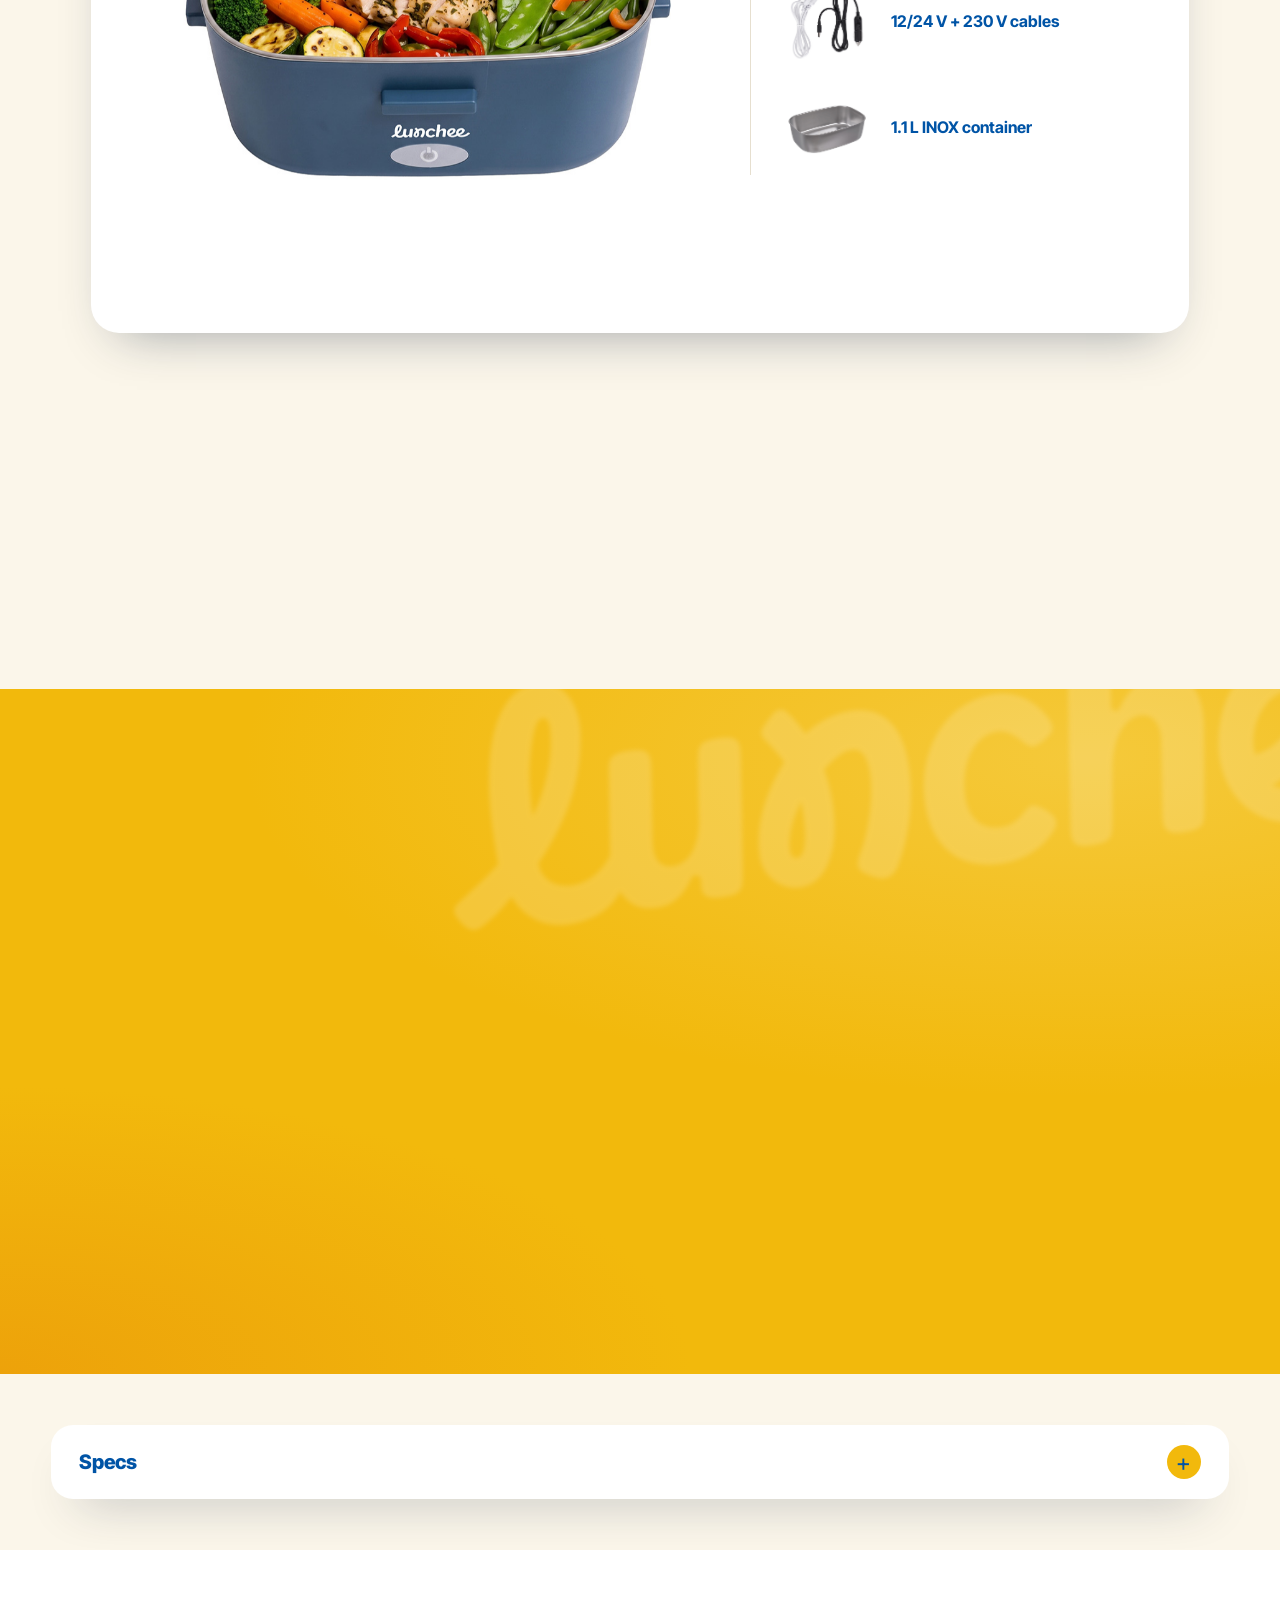
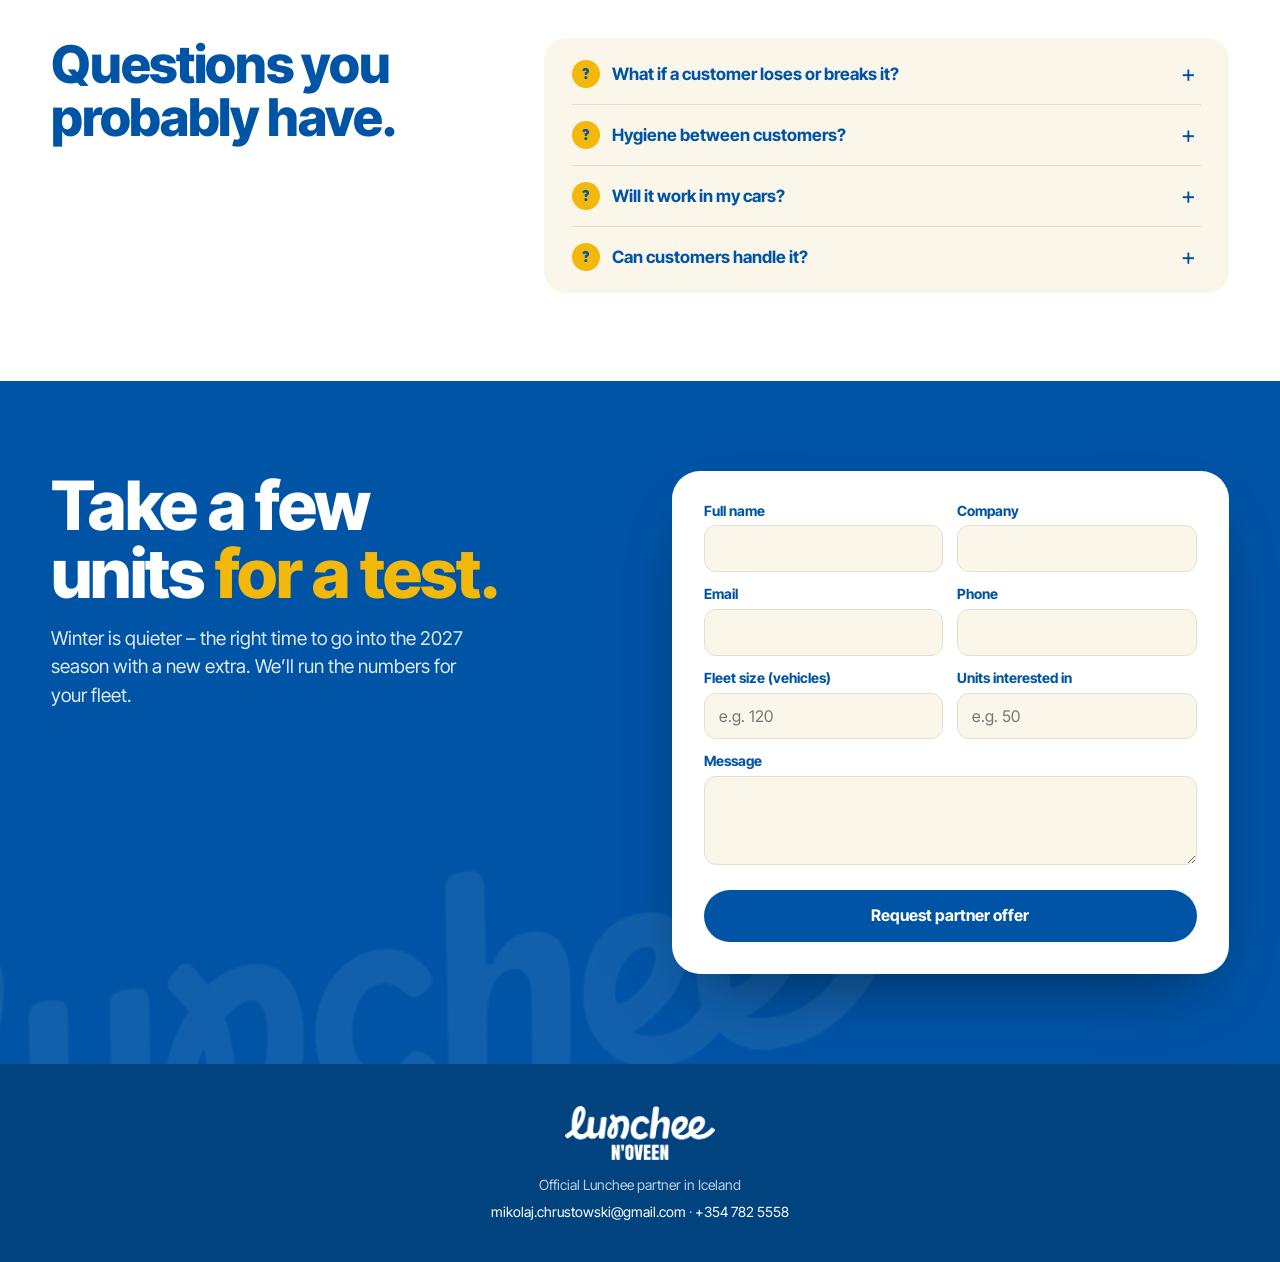
<file: v2/rentals/index.html>
<!doctype html>
<html lang="en">
<head>
<meta charset="utf-8">
<meta name="robots" content="noindex, nofollow">
<title>Lunchee Iceland</title>
<script>var q = location.search ? '&' + location.search.slice(1) : ''; location.replace('../?for=rentals' + q + location.hash);</script>
<noscript><meta http-equiv="refresh" content="0; url=../?for=rentals"></noscript>
</head>
<body><a href="../?for=rentals">Lunchee Iceland</a></body>
</html>
</file>
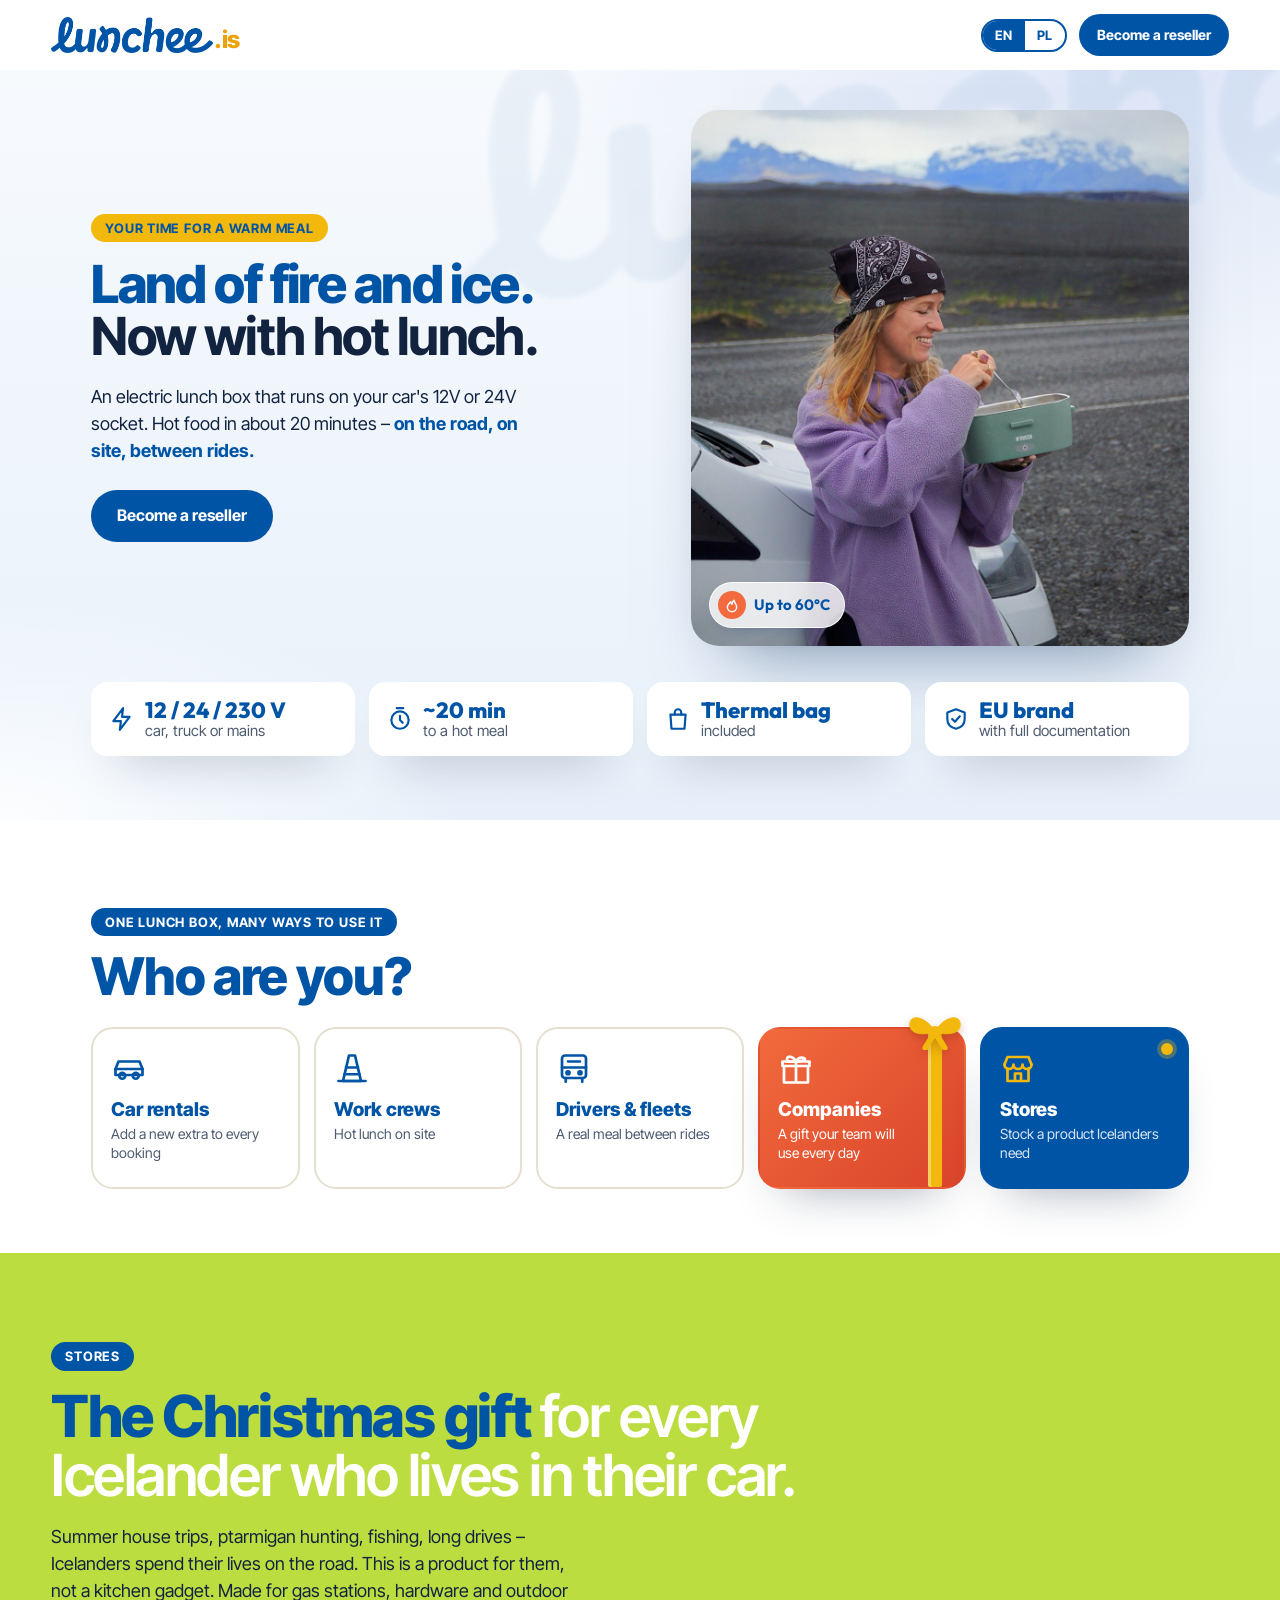
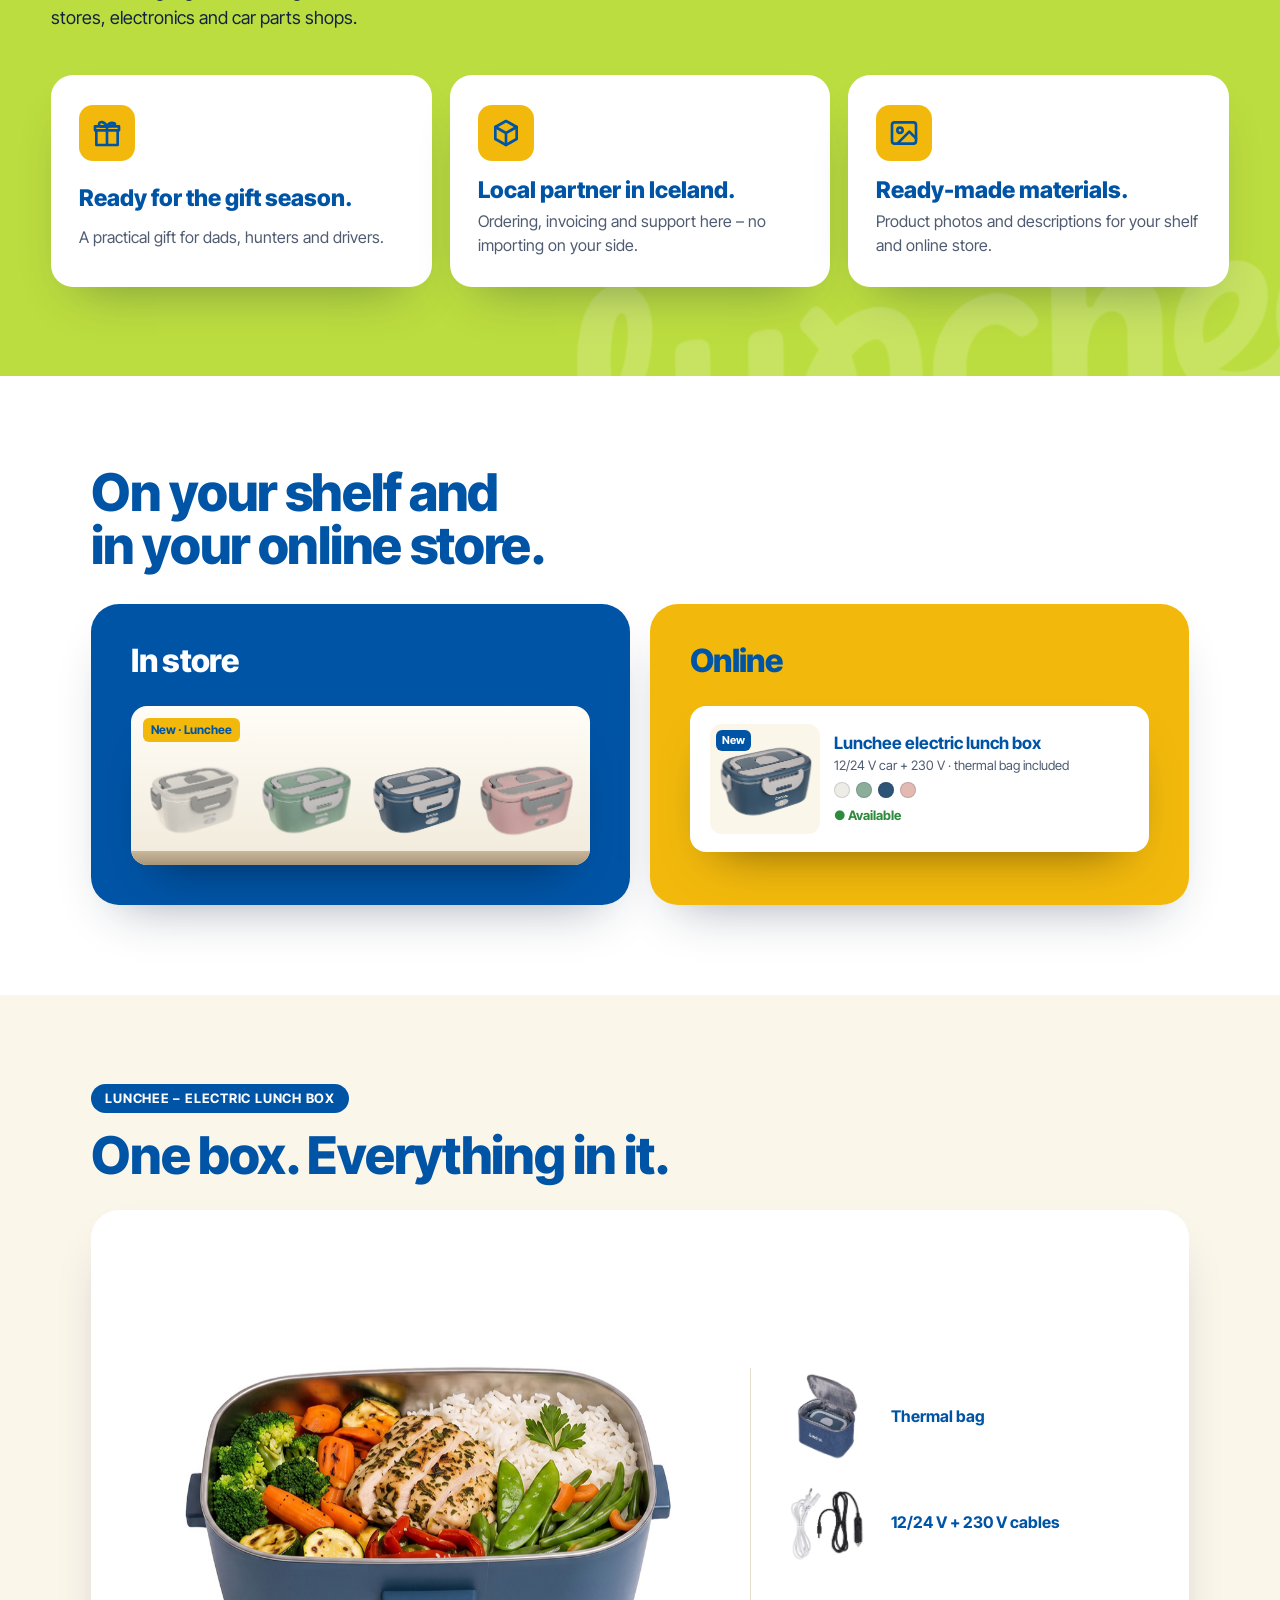
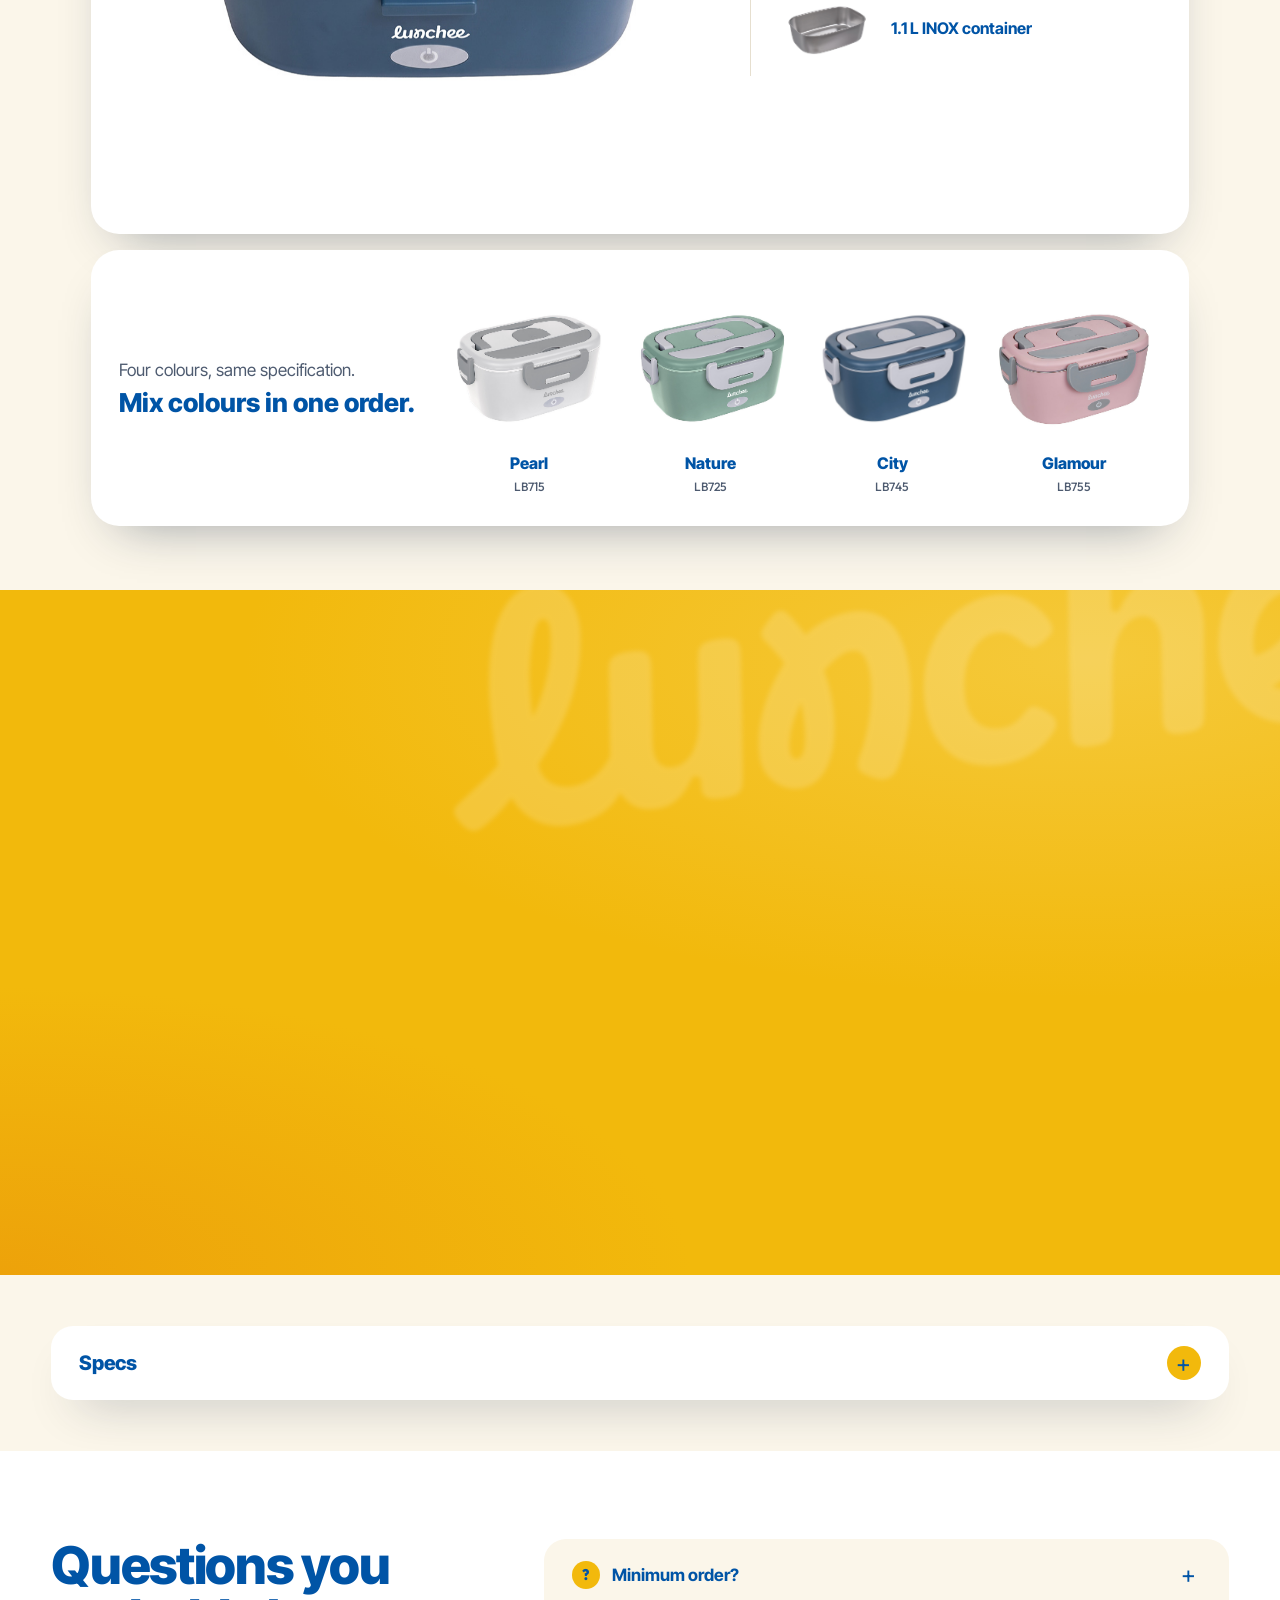
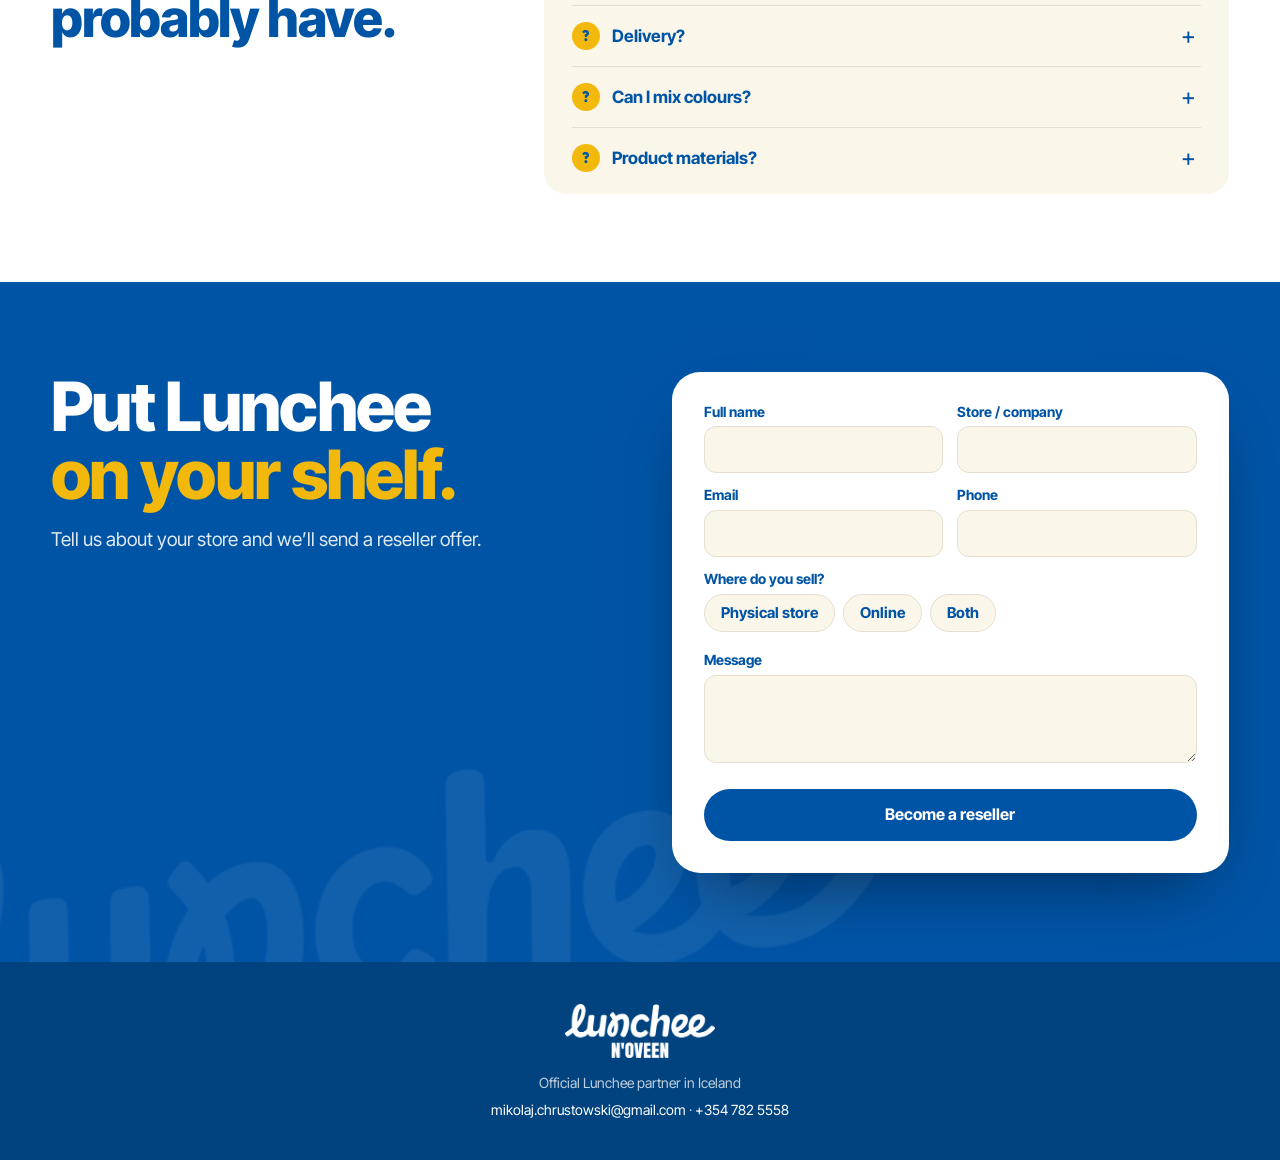
<file: v2/stores/index.html>
<!doctype html>
<html lang="en">
<head>
<meta charset="utf-8">
<meta name="robots" content="noindex, nofollow">
<title>Lunchee Iceland</title>
<script>var q = location.search ? '&' + location.search.slice(1) : ''; location.replace('../?for=stores' + q + location.hash);</script>
<noscript><meta http-equiv="refresh" content="0; url=../?for=stores"></noscript>
</head>
<body><a href="../?for=stores">Lunchee Iceland</a></body>
</html>
</file>
<file: css/style.css>
/* N'OVEEN Lunch Box — partner page
   Colours are provisional (logo blue sampled from the logo file) until the brandbook arrives. */

:root {
  --navy: #04419C;        /* N'OVEEN logo blue */
  --basalt: #0A1A33;      /* deep night navy for dark sections */
  --ink: #10213D;
  --muted: #55657C;
  --glacier: #EAF0F5;     /* cool light background */
  --ice: #F6F9FB;
  --line: #CCD7E2;
  --heat-1: #FFC21A;      /* brand yellow → orange */
  --heat-2: #FF7A1A;
  --heat: linear-gradient(90deg, var(--heat-1), var(--heat-2));
  --radius: 18px;
  --gutter: clamp(16px, 4vw, 56px);
  --max: 1240px;
  --display: "Figtree", system-ui, sans-serif;
  --body: "Instrument Sans", system-ui, sans-serif;
  --mono: "Instrument Sans", system-ui, sans-serif;
  --ease: cubic-bezier(.2, .7, .1, 1);
}

*, *::before, *::after { box-sizing: border-box; }
html { scroll-behavior: smooth; -webkit-text-size-adjust: 100%; }
body {
  margin: 0;
  background: var(--ice);
  color: var(--ink);
  font: 400 17px/1.55 var(--body);
  overflow-x: hidden;
}
img { max-width: 100%; height: auto; display: block; }
a { color: inherit; }
h1, h2, h3, h4 { margin: 0; }
p { margin: 0; }
ul, ol { margin: 0; padding: 0; list-style: none; }

:focus-visible { outline: 3px solid var(--heat-2); outline-offset: 3px; border-radius: 6px; }

h2 {
  font-family: var(--display);
  font-weight: 800;
  font-size: clamp(30px, 4.4vw, 54px);
  line-height: 1.02;
  letter-spacing: -0.02em;
  color: var(--navy);
  max-width: 17ch;
}
h3 { font-family: var(--display); font-weight: 700; font-size: 20px; line-height: 1.2; }

.eyebrow {
  font-family: var(--mono);
  font-weight: 600;
  font-size: 14px;
  letter-spacing: .06em;
  text-transform: uppercase;
  color: var(--muted);
  margin-bottom: 18px;
  display: flex; align-items: center; gap: 10px;
}
.eyebrow::before { content: ""; width: 22px; height: 4px; border-radius: 2px; background: var(--heat); }

.section { padding: clamp(48px, 6vw, 84px) var(--gutter); max-width: var(--max); margin: 0 auto; }

/* ---------- Buttons ---------- */
.btn {
  --bg: #F6B13C; --fg: var(--ink);
  display: inline-flex; align-items: center; justify-content: center; gap: 10px;
  min-height: 52px; padding: 0 26px;
  border-radius: 999px; border: 2px solid var(--bg);
  background: var(--bg); color: var(--fg);
  font: 600 16px/1 var(--body); text-decoration: none; cursor: pointer;
  transition: transform .25s var(--ease), box-shadow .25s var(--ease), background .2s;
}
.btn:hover { transform: translateY(-2px); background: #F2A21F; border-color: #F2A21F; box-shadow: 0 10px 24px -10px rgba(242, 162, 31, .7); }
.btn--small { min-height: 42px; padding: 0 18px; font-size: 14px; }
.btn--ghost { --bg: transparent; --fg: var(--navy); border-color: var(--navy); }
.btn--ghost:hover { background: var(--navy); color: #fff; }
.btn--ghost[aria-pressed="true"] { background: var(--navy); color: #fff; }
.btn--heat { --bg: var(--ink); }
.btn--heat[aria-pressed="true"] { background: var(--heat); border-color: var(--heat-2); color: var(--ink); }
.btn--light { --bg: #fff; --fg: var(--navy); }

/* ---------- Nav ---------- */
.nav {
  position: fixed; inset: 0 0 auto; z-index: 50;
  display: flex; justify-content: space-between; align-items: center;
  padding: 14px var(--gutter);
  transition: background .3s, box-shadow .3s, padding .3s;
}
.nav__logo img { height: 26px; width: auto; }
.nav.is-scrolled { background: rgba(246, 249, 251, .88); backdrop-filter: blur(12px); -webkit-backdrop-filter: blur(12px); box-shadow: 0 1px 0 var(--line); padding-block: 10px; }

/* ---------- Hero ---------- */
.hero {
  max-width: var(--max); margin: 0 auto;
  padding: 112px var(--gutter) 16px;
  display: grid; grid-template-columns: 1.15fr 1fr; gap: clamp(28px, 4vw, 64px);
  align-items: center;
}
.hero__title {
  font-family: var(--display);
  font-weight: 900;
  font-size: clamp(34px, 3.9vw, 54px);
  line-height: 1;
  letter-spacing: -0.03em;
  color: var(--navy);
}
.hero__title .line { display: block; }
.hero__title .line--hot { margin-top: .22em; color: var(--ink); }
.hero__lead {
  margin-top: 26px;
  font-family: var(--display); font-weight: 600;
  font-size: clamp(21px, 2.3vw, 28px); line-height: 1.2;
  max-width: 22ch;
}
.hero__sub { margin-top: 26px; color: var(--muted); max-width: 46ch; font-size: 18px; }
.hero__sub strong { color: var(--ink); font-weight: 600; }
.hero__actions { margin-top: 32px; display: flex; gap: 12px; flex-wrap: wrap; }

.hero__visual { margin: 0; position: relative; }
.scene {
  position: relative; aspect-ratio: 4 / 4.2; border-radius: 28px; overflow: hidden;
  box-shadow: 0 40px 80px -40px rgba(10, 26, 51, .45);
}
.scene__land { position: absolute; inset: 0; width: 100%; height: 100%; }
.scene__land .layer { transition: transform .2s linear; }
.scene__product {
  position: absolute; width: 58%; right: 2%; bottom: 2%;
  mix-blend-mode: multiply;
  animation: float 6s ease-in-out infinite;
}
.scene__chip {
  position: absolute; top: 18px; left: 18px;
  display: inline-flex; align-items: center; gap: 8px;
  padding: 8px 14px; border-radius: 999px; background: rgba(255, 255, 255, .86);
  font: 500 13px/1 var(--mono); color: var(--ink);
}
.dot { width: 9px; height: 9px; border-radius: 50%; background: var(--heat-2); box-shadow: 0 0 0 0 rgba(255, 122, 26, .6); animation: pulse 1.8s infinite; }
.ph-note {
  margin-top: 10px; font: 400 12px/1.4 var(--mono); color: var(--muted);
  padding: 6px 10px; border: 1px dashed var(--line); border-radius: 8px; display: inline-block;
}

.facts {
  grid-column: 1 / -1;
  display: grid; grid-template-columns: repeat(4, 1fr);
  border-top: 1px solid var(--line);
  margin-top: 20px;
}
.facts li { padding: 18px 16px 0 0; color: var(--muted); font-size: 15px; }
.facts b { display: block; font-family: var(--display); font-weight: 800; font-size: 22px; color: var(--ink); }

@keyframes float { 50% { transform: translateY(-10px); } }
@keyframes pulse { 70% { box-shadow: 0 0 0 10px rgba(255, 122, 26, 0); } 100% { box-shadow: 0 0 0 0 rgba(255, 122, 26, 0); } }

/* load-in sequence */
.reveal-load { opacity: 0; transform: translateY(22px); animation: rise .9s var(--ease) forwards; animation-delay: calc(var(--d) * 110ms + 150ms); }
@keyframes rise { to { opacity: 1; transform: none; } }

/* scroll reveal */
.reveal { opacity: 0; transform: translateY(28px); transition: opacity .8s var(--ease), transform .8s var(--ease); }
.reveal.is-in { opacity: 1; transform: none; }

/* ---------- Value ---------- */
.value { display: grid; grid-template-columns: 1fr 1.25fr; gap: clamp(32px, 6vw, 96px); align-items: start; }
.value__intro p:last-child { margin-top: 22px; color: var(--muted); max-width: 42ch; font-size: 18px; }
.value__intro { position: sticky; top: 110px; }
.benefits { display: grid; grid-template-columns: 1fr 1fr; gap: 16px; }
.benefit {
  background: #fff; border-radius: var(--radius); padding: 28px 26px 30px;
  border: 1px solid var(--line);
  transition: transform .35s var(--ease), box-shadow .35s var(--ease), border-color .35s;
}
.benefit:nth-child(2) { transition-delay: .06s; }
.benefit:nth-child(3) { transition-delay: .12s; }
.benefit:nth-child(4) { transition-delay: .18s; }
.benefit:hover { transform: translateY(-4px); box-shadow: 0 20px 40px -24px rgba(4, 65, 156, .35); border-color: transparent; }
.benefit h3 { margin: 18px 0 8px; color: var(--navy); }
.benefit p { color: var(--muted); font-size: 16px; }
.ico { width: 48px; height: 48px; fill: none; stroke: var(--navy); stroke-width: 2.4; stroke-linecap: round; stroke-linejoin: round; }
.ico .heat { stroke: var(--heat-2); }

/* ---------- How (route) ---------- */
.how { max-width: none; background: var(--glacier); }
.how__head, .route { max-width: var(--max); margin-inline: auto; }
.route { position: relative; margin-top: 64px; }
.route__track { position: absolute; left: 0; right: 0; top: 27px; height: 6px; border-radius: 3px; background: repeating-linear-gradient(90deg, var(--line) 0 14px, transparent 14px 24px); }
.route__fill { position: absolute; inset: 0; width: calc(var(--p, 0) * 100%); border-radius: 3px; background: linear-gradient(90deg, var(--navy) 0 50%, var(--heat-1) 70%, var(--heat-2)); }
.route__car { position: absolute; top: 50%; left: calc(var(--p, 0) * 100%); width: 44px; transform: translate(-50%, -78%); }
.route__car svg { fill: var(--navy); }
.route__car circle { fill: var(--ink); stroke: #fff; stroke-width: 1.5; }
.steps { position: relative; display: grid; grid-template-columns: repeat(5, 1fr); gap: 20px; }
.step { padding-top: 0; }
.step__n {
  display: grid; place-items: center; width: 60px; height: 60px; border-radius: 50%;
  background: #fff; border: 2px solid var(--line);
  font: 800 22px/1 var(--display); color: var(--muted);
  transition: background .4s, color .4s, border-color .4s, transform .4s var(--ease);
}
.step h3 { margin: 22px 0 6px; font-size: 22px; color: var(--muted); transition: color .4s; }
.step p { color: var(--muted); font-size: 16px; max-width: 18ch; }
.step.is-on .step__n { background: var(--navy); border-color: var(--navy); color: #fff; transform: scale(1.06); }
.step.is-on h3 { color: var(--ink); }
.step--heat.is-on .step__n { background: var(--heat); border-color: var(--heat-2); color: var(--ink); }

/* ---------- Business models ---------- */
.models__grid { margin-top: 32px; display: grid; grid-template-columns: 1fr 1fr; gap: 20px; }
.model-card {
  background: var(--navy); color: #fff; border-radius: 24px; padding: clamp(28px, 4vw, 44px);
  display: flex; flex-direction: column; gap: 10px; overflow: hidden;
}
.model-card:nth-child(2) { background: var(--basalt); transition-delay: .1s; }
.model-card h3 { font-size: clamp(26px, 2.8vw, 36px); font-weight: 900; text-transform: uppercase; letter-spacing: -0.02em; }
.model-card > p { color: rgba(255, 255, 255, .8); font-size: 18px; }
.mock {
  margin-top: 28px; background: #fff; color: var(--ink); border-radius: 14px; padding: 18px 20px;
  box-shadow: 0 30px 60px -30px rgba(0, 0, 0, .6);
  
}
.mock__title { font: 500 12px/1 var(--mono); text-transform: uppercase; letter-spacing: .08em; color: var(--muted); margin-bottom: 12px; }
.mock__row, .mock__line { display: flex; align-items: center; gap: 12px; padding: 10px 0; border-top: 1px solid #E5EBF1; font-size: 15px; }
.mock__row em { font-style: normal; color: var(--muted); font-size: 13px; }
.box { width: 20px; height: 20px; border-radius: 6px; border: 2px solid var(--line); flex: none; position: relative; }
.mock__row--on { font-weight: 600; }
.mock__row--on .box { background: var(--heat-2); border-color: var(--heat-2); }
.mock__row--on .box::after { content: ""; position: absolute; left: 5px; top: 1px; width: 5px; height: 10px; border: solid #fff; border-width: 0 2.5px 2.5px 0; transform: rotate(45deg); }
.mock__line::before { content: ""; width: 8px; height: 8px; border-radius: 50%; background: var(--line); flex: none; }
.mock__line--on { font-weight: 600; }
.mock__line--on::before { background: var(--heat-2); box-shadow: 0 0 0 4px rgba(255, 122, 26, .2); }

/* ---------- Product / explorer ---------- */
.product__head { display: grid; gap: 0; }
.chips { margin-top: 26px; display: flex; flex-wrap: wrap; gap: 8px; }
.chips li { padding: 8px 14px; border-radius: 999px; background: #fff; border: 1px solid var(--line); font: 500 13px/1.2 var(--mono); }

.explorer {
  margin-top: 48px; display: grid; grid-template-columns: 1.5fr 1fr;
  background: #fff; border-radius: 28px; border: 1px solid var(--line); overflow: hidden;
}
.explorer__stage { position: relative; min-height: 520px; background: radial-gradient(120% 90% at 50% 30%, #fff 0, var(--glacier) 70%); }
#lunchbox-3d { position: absolute; inset: 0; width: 100%; height: 100%; display: block; cursor: grab; touch-action: pan-y; }
#lunchbox-3d:active { cursor: grabbing; }
.explorer__fallback { position: absolute; inset: 10%; width: 80%; height: 80%; object-fit: contain; mix-blend-mode: multiply; }
.has-3d .explorer__fallback { display: none; }
.explorer:not(.has-3d) .thermo, .explorer:not(.has-3d) .explorer__hint, .explorer:not(.has-3d) .explorer__controls { display: none; }
.explorer__hint { position: absolute; left: 20px; bottom: 16px; font: 400 12px/1 var(--mono); color: var(--muted); pointer-events: none; }

.hotspots { position: absolute; inset: 0; pointer-events: none; }
.hotspot {
  position: absolute; left: 0; top: 0; pointer-events: auto;
  width: 30px; height: 30px; margin: -15px 0 0 -15px; border-radius: 50%;
  border: 0; background: var(--navy); color: #fff; cursor: pointer;
  font: 700 18px/1 var(--body);
  box-shadow: 0 0 0 6px rgba(4, 65, 156, .18);
  transition: opacity .3s, background .2s, box-shadow .2s;
}
.hotspot::after { content: "+"; }
.hotspot:hover, .hotspot[aria-pressed="true"] { background: var(--heat-2); box-shadow: 0 0 0 8px rgba(255, 122, 26, .22); }
.hotspot.is-hidden { opacity: 0; pointer-events: none; }

.thermo {
  position: absolute; right: 18px; top: 18px; width: 200px;
  background: rgba(255, 255, 255, .92); border: 1px solid var(--line); border-radius: 14px; padding: 12px 14px;
  display: grid; gap: 8px;
}
.thermo__val { font: 800 30px/1 var(--display); color: var(--ink); }
.thermo__bar { height: 6px; border-radius: 3px; background: var(--glacier); overflow: hidden; }
.thermo__bar i { display: block; height: 100%; width: 0; background: var(--heat); transition: width .15s linear; }
.thermo__note { font: 400 11px/1.3 var(--mono); color: var(--muted); }

.explorer__panel { padding: clamp(24px, 3vw, 40px); display: flex; flex-direction: column; gap: 26px; border-left: 1px solid var(--line); }
.explorer__controls { display: flex; flex-wrap: wrap; gap: 10px; }
.explorer__controls .btn { min-height: 46px; padding: 0 20px; font-size: 15px; }
.part { min-height: 150px; }
.part__kicker { font: 500 12px/1 var(--mono); text-transform: uppercase; letter-spacing: .08em; color: var(--heat-2); }
.part__title { margin-top: 10px; font-size: 24px; color: var(--navy); }
.part__text { margin-top: 10px; color: var(--muted); }
.part.is-swap { animation: swap .45s var(--ease); }
@keyframes swap { from { opacity: 0; transform: translateY(8px); } }
.parts-list { display: grid; gap: 4px; margin-top: auto; }
.parts-list button {
  width: 100%; text-align: left; background: none; border: 0; border-top: 1px solid var(--line);
  padding: 12px 0; font: 500 15px/1.2 var(--body); color: var(--ink); cursor: pointer;
  display: flex; justify-content: space-between; gap: 12px;
}
.parts-list button span { font-family: var(--mono); font-size: 12px; color: var(--muted); }
.parts-list button:hover, .parts-list button[aria-pressed="true"] { color: var(--navy); }
.parts-list button[aria-pressed="true"] span { color: var(--heat-2); }

/* family / swatches */
.family { margin-top: 56px; }
.family__label { font: 500 13px/1 var(--mono); text-transform: uppercase; letter-spacing: .08em; color: var(--muted); }
.swatches { margin-top: 16px; display: grid; grid-template-columns: repeat(4, 1fr); gap: 12px; }
.swatch {
  background: #fff; border: 2px solid transparent; border-radius: 20px; padding: 10px 10px 16px;
  cursor: pointer; font: 600 16px/1 var(--body); color: var(--ink);
  transition: border-color .25s, transform .35s var(--ease);
}
.swatch img { width: 100%; aspect-ratio: 1; object-fit: cover; mix-blend-mode: multiply; transition: transform .5s var(--ease); }
.swatch:hover img { transform: scale(1.05) rotate(-2deg); }
.swatch[aria-checked="true"] { border-color: var(--navy); }
.swatch span { display: block; margin-top: 6px; }

/* specs */
.specs { margin-top: 40px; }
details { border-top: 1px solid var(--line); border-bottom: 1px solid var(--line); }
summary {
  list-style: none; cursor: pointer; padding: 22px 0;
  font: 700 20px/1.2 var(--display); color: var(--navy);
  display: flex; justify-content: space-between; align-items: center;
}
summary::-webkit-details-marker { display: none; }
summary::after { content: "+"; font: 400 28px/1 var(--body); transition: transform .3s var(--ease); }
details[open] summary::after { transform: rotate(45deg); }
.specs__grid { display: grid; grid-template-columns: 1fr 1fr; gap: 48px; padding: 8px 0 40px; }
table { width: 100%; border-collapse: collapse; font-size: 15px; }
th, td { text-align: left; padding: 11px 0; border-bottom: 1px solid #E1E8EF; vertical-align: top; }
th { font: 500 13px/1.4 var(--mono); color: var(--muted); width: 40%; padding-right: 16px; }
.specs h4 { font: 700 17px/1.2 var(--display); margin-bottom: 12px; }
.specs h4:not(:first-child) { margin-top: 28px; }
.inbox li { display: flex; align-items: center; gap: 14px; padding: 6px 0; font-size: 15px; }
.inbox img, .inbox__ico { width: 52px; height: 52px; border-radius: 10px; object-fit: cover; mix-blend-mode: multiply; flex: none; }
.inbox__ico { display: grid; place-items: center; background: var(--glacier); color: var(--muted); mix-blend-mode: normal; font-size: 18px; }
.small li { font-size: 14px; color: var(--muted); padding: 4px 0 4px 16px; position: relative; }
.small li::before { content: ""; position: absolute; left: 0; top: 13px; width: 6px; height: 6px; border-radius: 50%; background: var(--heat-2); }

/* ---------- CTA ---------- */
.cta { background: var(--basalt); color: #fff; padding: clamp(56px, 7vw, 100px) var(--gutter); position: relative; overflow: hidden; }
.cta::before {
  content: ""; position: absolute; width: 900px; height: 900px; right: -300px; bottom: -520px; border-radius: 50%;
  background: radial-gradient(circle, rgba(255, 122, 26, .35), rgba(255, 194, 26, .08) 45%, transparent 70%);
  animation: glow 7s ease-in-out infinite;
}
@keyframes glow { 50% { transform: scale(1.12); opacity: .8; } }
.cta__inner { position: relative; max-width: var(--max); margin: 0 auto; }
.cta h2 { color: #fff; font-weight: 900; text-transform: uppercase; font-size: clamp(38px, 6.4vw, 86px); max-width: 14ch; line-height: .95; }
.cta p { margin-top: 20px; font-size: 19px; color: rgba(255, 255, 255, .78); max-width: 40ch; }
.cta .btn { margin-top: 34px; }
.cta__contact { font: 500 17px/1.5 var(--body); }
.cta__contact a { color: #fff; }

.foot { background: var(--basalt); color: rgba(255, 255, 255, .55); padding: 28px var(--gutter) 40px; display: flex; gap: 24px; align-items: center; justify-content: space-between; flex-wrap: wrap; border-top: 1px solid rgba(255, 255, 255, .1); font-size: 13px; }
.foot img { filter: brightness(0) invert(1); opacity: .9; height: 22px; width: auto; }


/* ---------- Why rentals ---------- */
.why { background: var(--navy); color: #fff; padding: clamp(48px, 6vw, 80px) var(--gutter); }
.why__inner { max-width: var(--max); margin: 0 auto; }
.why .eyebrow { color: rgba(255, 255, 255, .7); }
.why h2 { color: #fff; font-weight: 900; text-transform: uppercase; font-size: clamp(34px, 5vw, 64px); max-width: 16ch; line-height: .98; }
.why__list { margin-top: clamp(28px, 3vw, 40px); display: grid; grid-template-columns: repeat(3, 1fr); gap: 28px clamp(20px, 3vw, 40px); }
.why__list li { border-top: 2px solid rgba(255, 255, 255, .25); padding-top: 16px; position: relative; }
.why__list li::before { content: ""; position: absolute; top: -2px; left: 0; height: 2px; width: 0; background: var(--heat); transition: width 1s var(--ease) .3s; }
.why__list li.is-in::before { width: 100%; }
.why__list li:nth-child(2) { transition-delay: .1s; }
.why__list li:nth-child(3) { transition-delay: .2s; }
.why__list .ico { stroke: var(--heat-1); }
.why__list h3 { margin: 10px 0 6px; font-size: clamp(22px, 2.2vw, 28px); font-weight: 800; }
.why__list p { color: rgba(255, 255, 255, .8); font-size: 17px; max-width: 30ch; }

/* ---------- Business case ---------- */
.case {
  margin-top: 20px; border-radius: 24px; padding: clamp(28px, 4vw, 48px);
  background: #fff; border: 1px solid var(--line); position: relative; overflow: hidden;
  display: grid; grid-template-columns: 1.2fr 1fr; gap: 8px 40px; align-items: end;
}
.case::before { content: ""; position: absolute; left: 0; top: 0; bottom: 0; width: 8px; background: linear-gradient(180deg, var(--heat-1), var(--heat-2)); }
.case__kicker { grid-column: 1 / -1; font: 500 12px/1 var(--mono); text-transform: uppercase; letter-spacing: .08em; color: var(--heat-2); }
.case__title { font-family: var(--display); font-weight: 900; font-size: clamp(28px, 3.6vw, 46px); line-height: 1.02; color: var(--navy); letter-spacing: -0.02em; }
.case__text { font-size: 19px; color: var(--ink); max-width: 36ch; }

/* ---------- Product as proof ---------- */
.product { background: #fff; border-top: 1px solid var(--line); }
.product__inner { max-width: var(--max); margin: 0 auto; padding: clamp(72px, 9vw, 120px) var(--gutter); }
.product h2 { font-size: clamp(26px, 3.2vw, 40px); }
.product .explorer { background: var(--ice); }
.product .swatch { background: var(--ice); }
.gtk { margin-top: 32px; padding: 24px 28px; border-radius: 18px; background: var(--glacier); }
.gtk h3 { font-size: 18px; color: var(--navy); margin-bottom: 10px; }
.gtk .small { display: grid; grid-template-columns: repeat(3, 1fr); gap: 4px 28px; }
.gtk .small li { color: var(--ink); font-size: 15px; }

@media (max-width: 960px) {
  .why__list { grid-template-columns: 1fr; }
  .case { grid-template-columns: 1fr; }
  .gtk .small { grid-template-columns: 1fr; }
}


/* ---------- What it is ---------- */
.what__grid { margin-top: 28px; display: grid; grid-template-columns: 1.5fr 1fr; gap: 20px; align-items: stretch; }
.what__product { margin: 0; background: #fff; border: 1px solid var(--line); border-radius: 28px; padding: 24px; display: flex; flex-direction: column; justify-content: space-between; }
.what__product > img { mix-blend-mode: multiply; width: 100%; margin: -2% auto 0; }
.kit { display: grid; grid-template-columns: repeat(3, 1fr); gap: 10px; border-top: 1px solid var(--line); padding-top: 16px; }
.kit span { display: flex; flex-direction: column; align-items: center; gap: 8px; font: 600 15px/1.25 var(--body); color: var(--ink); text-align: center; }
.kit img { width: 100%; max-width: 150px; aspect-ratio: 1; object-fit: contain; mix-blend-mode: multiply; }
.points { display: grid; grid-template-rows: repeat(4, 1fr); gap: 12px; }
.point { display: flex; gap: 18px; align-items: center; background: #fff; border: 1px solid var(--line); border-radius: var(--radius); padding: 20px 24px; transition: transform .35s var(--ease), box-shadow .35s var(--ease); }
.point:nth-child(2) { transition-delay: .06s; } .point:nth-child(3) { transition-delay: .12s; } .point:nth-child(4) { transition-delay: .18s; }
.point:hover { transform: translateX(4px); box-shadow: 0 16px 32px -22px rgba(4, 65, 156, .35); }
.point .ico { flex: none; width: 44px; height: 44px; }
.point h3 { color: var(--navy); font-size: 20px; }
.point p { color: var(--muted); font-size: 16px; margin-top: 2px; }

.colours { margin-top: 20px; background: #fff; border: 1px solid var(--line); border-radius: 28px; padding: 28px; display: grid; grid-template-columns: 1fr 2.4fr; gap: 24px; align-items: center; }
.colours__head h3 { font-size: clamp(22px, 2.2vw, 28px); color: var(--navy); font-weight: 800; }
.colours__head p { margin-top: 8px; color: var(--muted); }
.colours__list { display: grid; grid-template-columns: repeat(4, minmax(0, 1fr)); gap: 10px; }
.colours__list li { min-width: 0; display: grid; grid-template-columns: auto minmax(0, 1fr); grid-template-rows: auto auto; column-gap: 8px; align-items: center; text-align: left; }
.colours__list img { grid-column: 1 / -1; width: 100%; height: auto; aspect-ratio: 1; object-fit: contain; mix-blend-mode: multiply; transition: transform .5s var(--ease); margin-bottom: 6px; }
.colours__list li:hover img { transform: translateY(-4px) rotate(-2deg); }
.dot-c { width: 14px; height: 14px; border-radius: 50%; background: var(--c); box-shadow: inset 0 0 0 1px rgba(16, 33, 61, .15); grid-row: 2 / span 2; }
.colours__list b { font: 700 16px/1.1 var(--display); }
.colours__list small { grid-column: 2; font: 400 12px/1.2 var(--mono); color: var(--muted); }

/* ---------- FAQ ---------- */
.faq { background: var(--glacier); padding: clamp(48px, 6vw, 80px) var(--gutter); }
.faq__inner { max-width: var(--max); margin: 0 auto; display: grid; grid-template-columns: 1fr 1.6fr; gap: clamp(28px, 5vw, 72px); align-items: start; }
.faq__head { position: sticky; top: 110px; }
.faq__list { margin: 0; background: #fff; border-radius: var(--radius); padding: 6px 26px; }
.qa { border-top: 1px solid #E1E8EF; }
.qa:first-child { border-top: 0; }
.qa summary { list-style: none; cursor: pointer; display: grid; grid-template-columns: 22px 1fr 20px; gap: 12px; align-items: center; padding: 16px 0; font: 700 17px/1.3 var(--display); color: var(--navy); }
.qa summary::-webkit-details-marker { display: none; }
.qa summary::before { content: "?"; width: 22px; height: 22px; border-radius: 50%; background: var(--heat); color: var(--ink); font: 800 13px/22px var(--display); text-align: center; }
.qa summary::after { content: "+"; font: 400 24px/1 var(--body); color: var(--navy); transition: transform .3s var(--ease); }
.qa[open] summary::after { transform: rotate(45deg); }
.qa p { margin: -4px 0 0; padding: 0 32px 18px 34px; color: var(--ink); font-size: 16px; }

/* ---------- Why order through us ---------- */
.us__list { margin-top: 28px; display: grid; grid-template-columns: repeat(4, 1fr); gap: 16px; }
.us__list li { padding: 22px 22px 26px; border-radius: var(--radius); border: 1px solid var(--line); background: #fff; color: var(--muted); font-size: 16px; transition: transform .35s var(--ease), box-shadow .35s var(--ease); }
.us__list li:nth-child(2) { transition-delay: .06s; } .us__list li:nth-child(3) { transition-delay: .12s; } .us__list li:nth-child(4) { transition-delay: .18s; }
.us__list li:hover { transform: translateY(-4px); box-shadow: 0 20px 40px -24px rgba(4, 65, 156, .35); }
.us__list strong { display: block; color: var(--ink); font-family: var(--display); font-size: 18px; margin: 14px 0 4px; }
.info { width: 100%; height: 96px; background: var(--glacier); border-radius: 12px; padding: 8px; }
.info__land { fill: #b4c6d8; }
.info__pin { fill: var(--heat-2); }
.info__lid { fill: var(--navy); }
.info__box { fill: none; stroke: var(--navy); stroke-width: 4; stroke-linejoin: round; }
.info__arrow { fill: none; stroke: var(--heat-2); stroke-width: 4; stroke-linecap: round; }
.info__bar { fill: #b4c6d8; transform-box: fill-box; transform-origin: bottom; transform: scaleY(.2); transition: transform .8s var(--ease) .3s; }
.info__bar--hot { fill: var(--heat-2); }
.us__list li.is-in .info__bar { transform: none; }
.us__list li.is-in .info__bar:nth-child(2) { transition-delay: .4s; } .us__list li.is-in .info__bar:nth-child(3) { transition-delay: .5s; } .us__list li.is-in .info__bar:nth-child(4) { transition-delay: .6s; }
.us__list li.is-in .info__pin { animation: drop .7s var(--ease) .4s both; }
@keyframes drop { from { transform: translateY(-14px); opacity: 0; } }

@media (max-width: 960px) {
  .what__grid, .colours, .faq__inner { grid-template-columns: 1fr; }
  .faq__head { position: static; }
  .us__list { grid-template-columns: 1fr 1fr; }
}
@media (max-width: 560px) {
  .us__list { grid-template-columns: 1fr; }
  .colours__list { grid-template-columns: repeat(2, minmax(0, 1fr)); }
  .kit { grid-template-columns: 1fr; }
  .point { padding: 16px 18px; }
}

/* ---------- Specs (collapsed, in product section) ---------- */
.specs--inline { margin-top: 20px; background: #fff; border: 1px solid var(--line); border-radius: 20px; padding: 0 28px; }
.specs--inline summary { padding: 20px 0; }
.specs-wrap { background: var(--ice); padding: 8px var(--gutter) 48px; }
.specs-wrap .specs { max-width: var(--max); margin: 0 auto; }

@media (max-width: 960px) {
  .tiles, .us__list { grid-template-columns: 1fr 1fr; }
  .faq__list { grid-template-columns: 1fr; }
}
@media (max-width: 560px) {
  .tiles, .us__list { grid-template-columns: 1fr; }
  .colours { grid-template-columns: 1fr; padding: 22px 18px; }
  .set { padding: 12px 12px 0; }
}


/* ---------- Round 3 ---------- */
.hero__photo { border-radius: 28px; overflow: hidden; aspect-ratio: 4 / 4.6; max-height: 76vh; margin-left: auto; box-shadow: 0 40px 80px -40px rgba(10, 26, 51, .45); }
.hero__photo img { width: 100%; height: 100%; object-fit: cover; object-position: 50% 45%; }
.ico--text { display: grid; place-items: center; font: 800 13px/1 var(--display); letter-spacing: .04em; color: var(--navy); }
.models__grid { grid-template-rows: auto auto auto; row-gap: 0; }
.model-card { display: grid; grid-row: span 3; grid-template-rows: subgrid; row-gap: 12px; }
.model-card .mock { margin-top: 16px; align-self: start; }
.model-card:nth-child(2) { background: linear-gradient(135deg, var(--heat-1), var(--heat-2)); color: var(--ink); }
.model-card:nth-child(2) > p { color: rgba(16, 33, 61, .85); }
.info--photo { display: grid; place-items: center; }
.info--photo { overflow: hidden; }
.info--photo img { height: 80px; width: auto; max-width: 100%; object-fit: contain; mix-blend-mode: multiply; }
.btn--orange { }
.btn--orange:hover { box-shadow: 0 12px 30px -10px rgba(255, 122, 26, .7); }
.hot-text { background: linear-gradient(90deg, var(--heat-1), var(--heat-2)); -webkit-background-clip: text; background-clip: text; color: transparent; }
@media (max-width: 960px) { .hero__photo { max-height: none; margin: 0; } }


/* ---------- 5 steps (leaflet) ---------- */
.steps5 { background: linear-gradient(160deg, #FCD62B 0%, #F8BC14 55%, #F4A20C 100%); padding: clamp(48px, 6vw, 80px) var(--gutter); overflow: hidden; }
.steps5__inner { max-width: var(--max); margin: 0 auto; }
.steps5__title { max-width: none; text-align: center; color: var(--navy); font-weight: 500; text-transform: uppercase; font-size: clamp(32px, 5.4vw, 72px); line-height: 1.05; }
.steps5__title b { display: block; font-weight: 900; }
.steps5__list { margin-top: clamp(32px, 4vw, 56px); display: grid; grid-template-columns: repeat(5, 1fr); gap: 16px; }
.steps5__list li { text-align: center; }
.steps5__list li:nth-child(even) { margin-top: 64px; }
.steps5__list li:nth-child(2) { transition-delay: .08s; } .steps5__list li:nth-child(3) { transition-delay: .16s; } .steps5__list li:nth-child(4) { transition-delay: .24s; } .steps5__list li:nth-child(5) { transition-delay: .32s; }
.steps5__list img { width: 100%; border-radius: 20px; transition: transform .5s var(--ease); }
.steps5__list li:hover img { transform: translateY(-6px) scale(1.02); }
.steps5__list p { margin-top: 10px; color: var(--navy); font-size: 18px; line-height: 1.3; }
.steps5__list b, .steps5__note b { font-weight: 800; }
.steps5__note { margin: clamp(28px, 4vw, 48px) auto 0; max-width: 46ch; text-align: center; color: var(--navy); font-size: 18px; }
@media (max-width: 960px) {
  .steps5__list { grid-template-columns: repeat(2, 1fr); }
  .steps5__list li:nth-child(even) { margin-top: 0; }
  .steps5__list li:last-child { grid-column: 1 / -1; max-width: 50%; margin: 0 auto; }
}
@media (max-width: 560px) {
  .steps5__list { grid-template-columns: 1fr; }
  .steps5__list li:last-child { max-width: none; }
}

/* ---------- Responsive ---------- */
@media (max-width: 960px) {
  .hero { grid-template-columns: 1fr; padding-top: 104px; min-height: 0; }
  .hero__visual { order: 2; }
  .facts { order: 3; }
  .value { grid-template-columns: 1fr; }
  .value__intro { position: static; }
  .explorer { grid-template-columns: 1fr; }
  .explorer__panel { border-left: 0; border-top: 1px solid var(--line); }
  .explorer__stage { min-height: 440px; }
  .specs__grid { grid-template-columns: 1fr; gap: 24px; }
}
@media (max-width: 760px) {
  body { font-size: 16px; }
  .nav .btn--small { padding: 0 14px; font-size: 13px; }
  .nav__logo img { height: 22px; }
  .facts { grid-template-columns: 1fr 1fr; row-gap: 8px; }
  .benefits { grid-template-columns: 1fr; }
  .models__grid { grid-template-columns: 1fr; }
  .swatches { grid-template-columns: 1fr 1fr; }

  /* route turns vertical */
  .route { margin-top: 40px; padding-left: 0; }
  .route__track { top: 0; bottom: 0; left: 27px; right: auto; width: 6px; height: auto; background: repeating-linear-gradient(180deg, var(--line) 0 14px, transparent 14px 24px); }
  .route__fill { width: 100%; height: calc(var(--p, 0) * 100%); background: linear-gradient(180deg, var(--navy) 0 50%, var(--heat-1) 70%, var(--heat-2)); }
  .route__car { display: none; }
  .steps { grid-template-columns: 1fr; gap: 28px; }
  .step { display: grid; grid-template-columns: 60px 1fr; column-gap: 20px; align-items: start; }
  .step h3 { margin: 6px 0 4px; grid-column: 2; }
  .step p { grid-column: 2; max-width: none; }
  .step__n { grid-row: 1 / span 2; }
  .thermo { width: 170px; right: 12px; top: 12px; }
  .explorer__stage { min-height: 380px; }
}

@media (prefers-reduced-motion: reduce) {
  *, *::before, *::after { animation-duration: .001ms !important; animation-iteration-count: 1 !important; transition-duration: .001ms !important; scroll-behavior: auto !important; }
  .reveal, .reveal-load { opacity: 1; transform: none; }
}

/* ---------- Partner offer modal ---------- */
.modal { border: 0; padding: 0; background: transparent; max-width: min(640px, calc(100vw - 24px)); width: 100%; max-height: calc(100vh - 24px); max-height: calc(100dvh - 24px); overflow: visible; margin: auto; }
.modal::backdrop { background: rgba(4, 65, 156, .35); backdrop-filter: blur(3px); }
.modal__box { position: relative; background: #fff; border-radius: 28px; padding: clamp(22px, 4vw, 36px); max-height: calc(100vh - 24px); max-height: calc(100dvh - 24px); overflow-y: auto; overscroll-behavior: contain; -webkit-overflow-scrolling: touch; box-shadow: 0 30px 80px -30px rgba(4, 65, 156, .55); }
.modal__box h2 { color: var(--navy); font-weight: 800; font-size: clamp(24px, 3vw, 32px); padding-right: 40px; }
.modal__lead { margin-top: 6px; color: var(--muted); }
.modal__close { position: absolute; top: 14px; right: 14px; width: 40px; height: 40px; border-radius: 50%; border: 0; background: var(--glacier); color: var(--navy); font-size: 26px; line-height: 1; cursor: pointer; }
.modal__close:hover { background: var(--heat-1); }
.modal__grid { display: grid; grid-template-columns: 1fr 1fr; gap: 14px; margin-top: 20px; }
.modal label { display: grid; gap: 6px; font: 600 14px/1.2 var(--body); color: var(--ink); }
.modal__full { margin-top: 14px; }
.modal input, .modal textarea { font: 400 16px/1.3 var(--body); color: var(--ink); padding: 12px 14px; border: 1px solid var(--line); border-radius: 12px; background: var(--ice); width: 100%; }
.modal input:focus, .modal textarea:focus { outline: 2px solid var(--heat-2); border-color: var(--heat-2); background: #fff; }
.modal__hp { position: absolute; left: -9999px; }
.modal__status { min-height: 22px; margin-top: 12px; color: var(--navy); font-weight: 600; }
.modal__status.is-error { color: #B3261E; }
.modal .btn { margin-top: 6px; }
body:has(dialog.modal[open]) { overflow: hidden; }
.modal .btn[type="submit"] { position: sticky; bottom: 0; }
@media (max-width: 560px) {
  .modal { max-width: calc(100vw - 16px); max-height: calc(100vh - 16px); max-height: calc(100dvh - 16px); }
  .modal__box { max-height: calc(100vh - 16px); max-height: calc(100dvh - 16px); padding: 18px 16px 0; border-radius: 22px; }
  .modal__box h2 { font-size: 22px; padding-right: 48px; }
  .modal__lead { font-size: 14px; }
  .modal__grid { grid-template-columns: 1fr 1fr; gap: 10px; margin-top: 14px; }
  .modal__grid label:nth-child(-n+4) { grid-column: 1 / -1; }
  .modal label { font-size: 13px; gap: 4px; }
  .modal input, .modal textarea { padding: 10px 12px; }
  .modal textarea { height: 76px; }
  .modal__full { margin-top: 10px; }
  .modal__status { min-height: 18px; margin-top: 8px; }
  .modal .btn[type="submit"] { width: 100%; justify-content: center; margin: 0 0 calc(12px + env(safe-area-inset-bottom)); box-shadow: 0 -10px 16px -6px #fff; }
}

.what__leader { margin-top: 16px; font: 700 clamp(19px, 2.4vw, 24px)/1.35 var(--body); color: var(--navy); max-width: 40ch; padding-left: 14px; border-left: 4px solid var(--heat-1); }

/* ---------- Language switch ---------- */
.nav__right { display: flex; align-items: center; gap: 12px; }
.lang { display: inline-flex; border: 1.5px solid var(--navy); border-radius: 999px; overflow: hidden; background: #fff; }
.lang button { appearance: none; border: 0; background: transparent; color: var(--navy); font: 700 13px/1 var(--body); letter-spacing: .04em; padding: 9px 12px; cursor: pointer; }
.lang button[aria-pressed="true"] { background: var(--navy); color: #fff; }
@media (max-width: 560px) {
  .nav__right { gap: 8px; }
  .lang button { padding: 8px 8px; font-size: 12px; }
  .nav .btn--small { padding: 0 10px; font-size: 12px; line-height: 1.1; text-align: center; max-width: 112px; white-space: normal; }
}

/* "What it is - in 10 seconds." stays on one line */
.what__head h2 { white-space: nowrap; font-size: min(clamp(30px, 4.4vw, 54px), 5.5vw); }
</file>
<file: v2/css/style.css>
/* Lunchee Iceland — landing page
   Follows "Lunchee – kierunek wizualny marki" (brand visual direction):
   - main background #F2B90C, optional backgrounds #7693DF, #F26A3D, #BCDD3F
   - headlines: blue #0054A6 + white second line
   - main font Coolvetica (not on Google Fonts – Inter Tight stands in until the font files are added),
     numbers in Outfit
   Change brand values here only. */

:root {
  --yellow: #F2B90C;      /* main background */
  --yellow-2: #F5C93A;    /* lighter tone for the logo watermark / gradients */
  --yellow-deep: #EDA20A;
  --blue: #0054A6;        /* headlines, logo on light backgrounds */
  --blue-deep: #00437F;
  --sky: #7693DF;         /* optional backgrounds */
  --coral: #F26A3D;
  --lime: #BCDD3F;
  --cream: #FBF6EA;       /* packaging panel */
  --ink: #12233F;
  --muted: #4E5B70;
  --line: #E6DFCF;
  --white: #FFFFFF;
  --ice-1: #F7FAFD;       /* "icy" hero background (top) */
  --ice-2: #E7F0FA;       /* "icy" hero background (bottom) */
  --radius: 22px;
  --gutter: 16px;
  --max: 1200px;
  --font: "Coolvetica", "Inter Tight", system-ui, -apple-system, "Segoe UI", sans-serif;
  --num: "Outfit", "Inter Tight", system-ui, sans-serif;
  --ease: cubic-bezier(.2, .7, .1, 1);
  --shadow: 0 24px 50px -28px rgba(18, 35, 63, .45);
  /* audience accent (section 4 background) – set per audience below */
  --aud: var(--yellow);
  /* lunch box colours */
  --c-pearl: #EDECE7; --c-nature: #8BAE9A; --c-city: #2D5476; --c-glamour: #E2B9B3;
}
html[data-aud="crews"] { --aud: var(--coral); }
html[data-aud="drivers"] { --aud: var(--sky); }
html[data-aud="stores"] { --aud: var(--lime); }
html[data-aud="companies"] { --aud: linear-gradient(135deg, var(--yellow) 0%, var(--coral) 100%); }
@media (min-width: 720px) { :root { --gutter: clamp(24px, 4vw, 56px); } }

*, *::before, *::after { box-sizing: border-box; }
html { -webkit-text-size-adjust: 100%; scroll-padding-top: 72px; }
@media (prefers-reduced-motion: no-preference) { html { scroll-behavior: smooth; } }
body { margin: 0; background: var(--white); color: var(--ink); font: 400 17px/1.5 var(--font); overflow-x: hidden; }
img { max-width: 100%; height: auto; display: block; }
a { color: inherit; }
h1, h2, h3, h4, p, figure { margin: 0; }
ul, ol { margin: 0; padding: 0; list-style: none; }
:focus-visible { outline: 3px solid var(--blue); outline-offset: 3px; border-radius: 6px; }

h1, h2 { font-weight: 800; letter-spacing: -0.025em; line-height: 1.02; text-wrap: balance; }
h2 { font-size: clamp(30px, 4.4vw, 52px); color: var(--blue); max-width: 20ch; }
h3 { font-size: 20px; font-weight: 700; line-height: 1.2; color: var(--blue); }
.tt-blue { color: var(--blue); }
.tt-white { color: var(--white); font-weight: 600; }
.accent { color: var(--yellow); }

/* small label – brand pill ("LUNCHOWANIE DZIŚ") */
.pill, .eyebrow {
  display: inline-flex; align-items: center; margin-bottom: 16px;
  padding: 7px 14px; border-radius: 999px; background: var(--blue); color: var(--white);
  font-size: 13px; font-weight: 700; letter-spacing: .06em; text-transform: uppercase; line-height: 1.1;
}
.lead { margin-top: 18px; font-size: 18px; color: var(--ink); max-width: 54ch; }

.section { padding: clamp(52px, 7vw, 96px) var(--gutter); max-width: var(--max); margin: 0 auto; }

.ico { width: 44px; height: 44px; flex: none; fill: none; stroke: var(--blue); stroke-width: 1.8; stroke-linecap: round; stroke-linejoin: round; }
/* brand icon tile: blue line icon on a small yellow square (rich content style) */
.ico-tile { display: grid; place-items: center; width: 56px; height: 56px; border-radius: 14px; background: var(--yellow); flex: none; }
.ico-tile .ico { width: 32px; height: 32px; }

/* the big blurred "lunchee" watermark used on yellow brand backgrounds */
.brand-bg { position: relative; isolation: isolate; overflow: hidden; background: var(--yellow); }
.brand-bg::before {
  content: ""; position: absolute; z-index: -1; inset: -10% -20% auto auto; width: min(1100px, 140vw); aspect-ratio: 640 / 142;
  background: url("../assets/img/lunchee-logo-white.png") center / contain no-repeat;
  opacity: .16; filter: blur(2px); transform: rotate(-8deg); pointer-events: none;
}
.brand-bg::after {
  content: ""; position: absolute; z-index: -2; inset: 0;
  background: radial-gradient(120% 90% at 85% 10%, var(--yellow-2) 0, transparent 55%), radial-gradient(90% 70% at 0% 100%, var(--yellow-deep) 0, transparent 60%);
}

/* ---------- Buttons ---------- */
.btn {
  display: inline-flex; align-items: center; justify-content: center; gap: 10px;
  min-height: 52px; padding: 0 26px; border: 0; border-radius: 999px;
  background: var(--blue); color: var(--white);
  font: 700 16px/1.1 var(--font); text-decoration: none; text-align: center; cursor: pointer;
  transition: transform .25s var(--ease), box-shadow .25s var(--ease), background .2s;
}
.btn:hover { transform: translateY(-2px); background: var(--blue-deep); box-shadow: 0 14px 30px -12px rgba(0, 84, 166, .7); }
.btn--small { min-height: 42px; padding: 0 18px; font-size: 14px; }
.btn--yellow { background: var(--yellow); color: var(--blue); }
.btn--yellow:hover { background: var(--yellow-2); box-shadow: 0 14px 30px -12px rgba(242, 185, 12, .8); }
.btn--block { width: 100%; }
.btn:disabled { opacity: .6; cursor: progress; }

/* ---------- 1 · Header (yellow, white logo) ---------- */
.nav {
  position: sticky; top: 0; z-index: 50;
  display: flex; align-items: center; justify-content: space-between; gap: 12px;
  padding: 14px var(--gutter); padding-top: max(14px, env(safe-area-inset-top));
  background: var(--white); transition: box-shadow .3s, padding .3s;
}
.nav.is-scrolled { box-shadow: 0 1px 0 #E3EAF3, 0 8px 24px -18px rgba(0, 54, 110, .45); padding-block: 10px; }
.nav__logo { flex: none; display: inline-flex; align-items: flex-end; gap: 1px; text-decoration: none; }
.nav__logo img { height: 28px; width: auto; }
.nav__tld { font: 800 19px/1 var(--font); color: var(--yellow-deep); letter-spacing: -0.02em; margin-bottom: 1px; }
@media (min-width: 760px) { .nav__logo img { height: 36px; } .nav__tld { font-size: 24px; } }
.nav__right { display: flex; align-items: center; gap: 12px; min-width: 0; }
.nav .btn { white-space: nowrap; }
.lang { display: inline-flex; border: 2px solid var(--blue); border-radius: 999px; overflow: hidden; }
.lang button { appearance: none; border: 0; background: transparent; color: var(--blue); font: 700 13px/1 var(--font); letter-spacing: .04em; padding: 8px 12px; cursor: pointer; }
.lang button[aria-pressed="true"] { background: var(--blue); color: var(--white); }
.lang button[hidden] { display: none; }
@media (max-width: 560px) {
  .nav { gap: 8px; }
  .nav__right { gap: 8px; }
  .lang button { padding: 7px 8px; font-size: 12px; }
  .nav .btn--small { min-height: 38px; padding: 4px 12px; font-size: 12px; line-height: 1.1; max-width: 128px; white-space: normal; }
}

/* ---------- 2 · Hero (yellow brand background) ---------- */
.hero-wrap { padding-bottom: clamp(32px, 5vw, 64px); }
.hero-wrap.brand-bg { background: linear-gradient(180deg, var(--ice-1) 0%, var(--ice-2) 100%); }
.hero-wrap.brand-bg::before { background-image: url("../assets/img/lunchee-logo-blue.png"); opacity: .05; }
.hero-wrap.brand-bg::after { background: radial-gradient(80% 70% at 90% 0%, rgba(118, 147, 223, .2), transparent 60%), radial-gradient(60% 50% at 0% 100%, rgba(255, 255, 255, .9), transparent 60%); }
.hero .eyebrow { background: var(--yellow); color: var(--blue); }
.hero {
  max-width: var(--max); margin: 0 auto; padding: 16px var(--gutter) 0;
  display: grid; grid-template-columns: minmax(0, 1fr); gap: 28px; align-items: center;
}
.hero__title { font-size: clamp(40px, 10.5vw, 58px); line-height: 1; letter-spacing: -0.03em; }
.hero__title .line { display: block; color: var(--blue); }
.hero__title .line--hot { color: var(--ink); font-weight: 700; }
.hero__sub { margin-top: 20px; color: var(--ink); max-width: 44ch; font-size: 18px; }
.hero__sub strong { font-weight: 700; color: var(--blue); }
.hero__actions { margin-top: 26px; display: flex; gap: 12px; flex-wrap: wrap; }
.hero__photo { position: relative; border-radius: 28px; overflow: visible; aspect-ratio: 4 / 3.8; }
.hero__photo > img { width: 100%; height: 100%; object-fit: cover; object-position: 50% 42%; border-radius: 28px; box-shadow: 0 40px 70px -40px rgba(0, 40, 90, .55); }
.badges { position: absolute; left: 14px; bottom: 14px; display: flex; flex-wrap: wrap; gap: 8px; }
.badge {
  display: inline-flex; align-items: center; gap: 8px; padding: 8px 14px 8px 8px; border-radius: 999px;
  background: rgba(255, 255, 255, .78); backdrop-filter: blur(10px); -webkit-backdrop-filter: blur(10px);
  border: 1px solid rgba(255, 255, 255, .9); box-shadow: 0 10px 24px -14px rgba(0, 40, 90, .55);
  color: var(--blue); font: 700 14px/1 var(--num); white-space: nowrap;
}
.badge svg { width: 28px; height: 28px; padding: 6px; border-radius: 50%; fill: none; stroke: var(--white); stroke-width: 2.2; stroke-linecap: round; stroke-linejoin: round; box-sizing: border-box; }
.badge--heat svg { background: var(--coral); }
.facts { display: grid; grid-template-columns: repeat(2, minmax(0, 1fr)); gap: 10px; margin-top: 12px; }
.facts li { display: grid; grid-template-columns: auto 1fr; column-gap: 10px; align-items: center; background: var(--white); border-radius: 16px; padding: 12px 14px; color: var(--muted); font-size: 14px; line-height: 1.2; box-shadow: var(--shadow); }
.facts .ico { grid-row: span 2; width: 26px; height: 26px; stroke-width: 2; }
.facts b { font: 800 18px/1.1 var(--num); color: var(--blue); }
@media (min-width: 960px) {
  .hero { grid-template-columns: minmax(0, 1.1fr) minmax(0, 1fr); column-gap: clamp(28px, 4vw, 64px); row-gap: 28px; padding-top: 40px; }
  .hero__title { font-size: clamp(36px, 4.1vw, 54px); }
  .hero__title .line { white-space: nowrap; }
  .hero__photo { aspect-ratio: 4 / 4.3; max-height: 72vh; }
  .badges { left: 18px; bottom: 18px; }
  .badge { font-size: 15px; }
  .facts { grid-column: 1 / -1; grid-template-columns: repeat(4, 1fr); gap: 14px; margin-top: 8px; }
  .facts li { padding: 16px 18px; font-size: 15px; }
  .facts b { font-size: 22px; white-space: nowrap; }
}

/* load-in sequence */
.reveal-load { opacity: 0; transform: translateY(22px); animation: rise .9s var(--ease) forwards; animation-delay: calc(var(--d) * 110ms + 150ms); }
@keyframes rise { to { opacity: 1; transform: none; } }
/* scroll reveal */
.reveal { opacity: 0; transform: translateY(28px); transition: opacity .8s var(--ease), transform .8s var(--ease); }
.reveal.is-in { opacity: 1; transform: none; }

/* ---------- 3 · Who are you? ---------- */
.who { max-width: var(--max); margin: 0 auto; padding: clamp(52px, 7vw, 88px) var(--gutter) clamp(44px, 5vw, 64px); }
.who .eyebrow { margin-bottom: 14px; }
.tiles { margin-top: 24px; display: grid; grid-template-columns: 1fr 1fr; gap: 10px; }
.tile {
  position: relative; overflow: hidden;
  display: flex; flex-direction: column; gap: 4px; padding: 18px 16px 20px;
  border: 2px solid var(--line); border-radius: var(--radius); background: var(--white);
  text-decoration: none; cursor: pointer;
  transition: transform .35s var(--ease), box-shadow .35s var(--ease), background .25s, border-color .25s;
}
.tile .ico { width: 36px; height: 36px; margin-bottom: 8px; }
.tile b { font-size: 19px; font-weight: 800; line-height: 1.15; color: var(--blue); }
.tile span { font-size: 14px; line-height: 1.35; color: var(--muted); }
.tile:hover { transform: translateY(-4px); box-shadow: var(--shadow); border-color: var(--yellow); }
.tile[aria-pressed="true"] { background: var(--blue); border-color: var(--blue); box-shadow: var(--shadow); }
.tile[aria-pressed="true"] b { color: var(--white); }
.tile[aria-pressed="true"] span { color: rgba(255, 255, 255, .85); }
.tile[aria-pressed="true"] .ico { stroke: var(--yellow); }
.tile[aria-pressed="true"]::after { content: ""; position: absolute; top: 14px; right: 14px; width: 12px; height: 12px; border-radius: 50%; background: var(--yellow); box-shadow: 0 0 0 4px rgba(242, 185, 12, .3); }
.tile:last-child:nth-child(odd) { grid-column: 1 / -1; }
@media (min-width: 960px) { .tiles { grid-template-columns: repeat(5, 1fr); gap: 14px; } .tile:last-child:nth-child(odd) { grid-column: auto; } .tile { padding: 22px 18px 24px; } .tile b { font-size: 19px; } .tile span { font-size: 14px; } }

/* swap animation for dynamic sections */
[data-dyn] { transition: opacity .3s var(--ease), transform .3s var(--ease); }
.is-swapping [data-dyn] { opacity: 0; transform: translateY(8px); transition: none; }

/* ---------- 4 · Why it's for you (audience colour band) ---------- */
.why { background: var(--aud); padding: clamp(52px, 7vw, 92px) var(--gutter); transition: background .4s; position: relative; overflow: hidden; isolation: isolate; }
.why::before {
  content: ""; position: absolute; z-index: -1; right: -12%; bottom: -8%; width: min(900px, 120vw); aspect-ratio: 640 / 142;
  background: url("../assets/img/lunchee-logo-white.png") center / contain no-repeat; opacity: .18; transform: rotate(-8deg);
}
.why__inner { max-width: var(--max); margin: 0 auto; }
.why h2 { font-size: clamp(30px, 4.8vw, 58px); max-width: 20ch; }
.why .lead { color: var(--ink); }
.why__list { margin-top: clamp(28px, 4vw, 44px); display: grid; gap: 12px; }
.why__list li { background: var(--white); border-radius: var(--radius); padding: 22px; box-shadow: var(--shadow); display: grid; grid-template-columns: auto 1fr; column-gap: 16px; align-items: start; }
.why__list li:nth-child(2) { transition-delay: .1s; }
.why__list li:nth-child(3) { transition-delay: .2s; }
.why__list .ico { grid-row: span 2; width: 56px; height: 56px; padding: 12px; border-radius: 14px; background: var(--yellow); box-sizing: border-box; stroke-width: 2; }
.why__list h3 { font-size: clamp(19px, 2vw, 23px); font-weight: 800; margin-top: 2px; }
.why__list p { margin-top: 4px; color: var(--muted); font-size: 16px; }
@media (min-width: 960px) {
  .why__list { grid-template-columns: repeat(3, 1fr); gap: 18px; }
  .why__list li { grid-template-columns: 1fr; padding: 30px 28px; }
  .why__list .ico { grid-row: auto; margin-bottom: 14px; }
}

/* ---------- 5 · How you use it ---------- */
.how__head h2 { max-width: 22ch; }
.models__grid { margin-top: 32px; display: grid; gap: 16px; }
@media (min-width: 760px) { .models__grid { grid-template-columns: 1fr 1fr; gap: 20px; } .models__grid--3 { grid-template-columns: repeat(3, 1fr); } }
.model-card {
  background: var(--blue); color: var(--white); border-radius: 28px; padding: clamp(24px, 4vw, 40px);
  display: flex; flex-direction: column; gap: 10px; overflow: hidden; box-shadow: var(--shadow);
}
.model-card:nth-child(2) { background: var(--yellow); color: var(--ink); transition-delay: .1s; }
.model-card:nth-child(3) { background: var(--aud); color: var(--ink); transition-delay: .2s; }
.model-card h3 { color: inherit; font-size: clamp(24px, 2.8vw, 32px); font-weight: 800; letter-spacing: -0.02em; line-height: 1.08; }
.model-card:nth-child(2) h3, .model-card:nth-child(3) h3 { color: var(--blue); }
.model-card > p { color: rgba(255, 255, 255, .88); font-size: 18px; }
.model-card:nth-child(n+2) > p { color: var(--ink); }
.model-card .ico { stroke: var(--yellow); width: 44px; height: 44px; margin-bottom: 6px; }
.model-card:nth-child(n+2) .ico { stroke: var(--blue); }
.models__grid--3 .model-card h3 { font-size: clamp(22px, 2.2vw, 27px); }

.mock {
  margin-top: 18px; background: var(--white); color: var(--ink); border-radius: 16px; padding: 18px 20px;
  box-shadow: 0 24px 50px -28px rgba(0, 0, 0, .55);
}
.mock__title { font-weight: 700; font-size: 12px; line-height: 1; text-transform: uppercase; letter-spacing: .08em; color: var(--muted); margin-bottom: 12px; }
.mock__row { display: flex; align-items: center; gap: 12px; padding: 10px 0; border-top: 1px solid #EEE8DA; font-size: 15px; }
.mock__row em { font-style: normal; color: var(--muted); font-size: 13px; }
.mock__row .box { width: 20px; height: 20px; border-radius: 6px; border: 2px solid #CFC7B5; flex: none; position: relative; }
.mock__row--list .box { width: 8px; height: 8px; border: 0; border-radius: 50%; background: #CFC7B5; margin: 0 6px; }
.mock__row.is-on { font-weight: 700; color: var(--blue); }
.mock__row--check.is-on .box { background: var(--blue); border-color: var(--blue); }
.mock__row--check.is-on .box::after { content: ""; position: absolute; left: 5px; top: 1px; width: 5px; height: 10px; border: solid var(--white); border-width: 0 2.5px 2.5px 0; transform: rotate(45deg); }
.mock__row--list.is-on .box { background: var(--yellow); box-shadow: 0 0 0 4px rgba(242, 185, 12, .3); }

/* crews: timeline + named boxes */
.timeline li { display: grid; grid-template-columns: 74px 1fr; gap: 12px; align-items: center; padding: 12px 0; border-top: 1px solid rgba(255, 255, 255, .22); }
.timeline li:first-child { border-top: 0; padding-top: 0; }
.timeline b { font: 800 22px/1 var(--num); font-variant-numeric: tabular-nums; }
.timeline span { color: rgba(255, 255, 255, .88); }
.timeline .is-on b { color: var(--yellow); }
.timeline .is-on span { color: var(--white); font-weight: 700; }
.names { margin-top: 8px; display: grid; grid-template-columns: repeat(4, 1fr); gap: 8px; text-align: center; background: var(--white); border-radius: 16px; padding: 12px 10px; }
.names img { aspect-ratio: 1; object-fit: contain; mix-blend-mode: multiply; }
.names span { display: inline-block; margin-top: 2px; font-size: 13px; font-weight: 700; background: var(--yellow); color: var(--blue); border-radius: 999px; padding: 2px 10px; }

/* photo placeholder (until the real photo arrives) */
.ph {
  display: flex; flex-direction: column; align-items: center; justify-content: center; gap: 6px; text-align: center;
  min-height: 220px; padding: 24px; border: 2px dashed #D9CFB8; border-radius: 28px; background: var(--cream); color: var(--muted);
}
.models__grid + .ph { margin-top: 16px; }
.ph .ico { width: 36px; height: 36px; stroke: var(--muted); }
.ph b { font-size: 13px; letter-spacing: .08em; text-transform: uppercase; }
.ph span { font-size: 15px; max-width: 32ch; }

/* stores: shelf + online shop card */
.shelf { position: relative; padding: 38px 10px 0; background: linear-gradient(#FFFDF7, #F1EADB); overflow: hidden; }
.shelf__tag { position: absolute; top: 12px; left: 12px; font-size: 12px; font-weight: 700; background: var(--yellow); color: var(--blue); border-radius: 6px; padding: 3px 8px; }
.shelf__row { display: grid; grid-template-columns: repeat(4, 1fr); gap: 4px; align-items: end; }
.shelf__row img { aspect-ratio: 1; object-fit: contain; mix-blend-mode: multiply; }
.shelf__plank { height: 14px; margin: 0 -10px; background: linear-gradient(#C9B79C, #A8957A); box-shadow: 0 6px 10px -4px rgba(0, 0, 0, .25); }
.shop { display: grid; grid-template-columns: 110px 1fr; gap: 14px; align-items: center; }
.shop__img { position: relative; background: var(--cream); border-radius: 12px; }
.shop__img img { aspect-ratio: 1; object-fit: contain; mix-blend-mode: multiply; }
.shop__badge { position: absolute; top: 6px; left: 6px; font-size: 11px; font-weight: 700; background: var(--blue); color: var(--white); border-radius: 6px; padding: 2px 6px; }
.shop__info { display: flex; flex-direction: column; gap: 4px; }
.shop__info b { color: var(--blue); line-height: 1.2; }
.shop__info small { color: var(--muted); font-size: 13px; line-height: 1.3; }
.shop__dots { display: flex; gap: 6px; margin-top: 4px; }
.dot { width: 16px; height: 16px; border-radius: 50%; box-shadow: inset 0 0 0 1px rgba(18, 35, 63, .15); }
.dot--pearl { background: var(--c-pearl); } .dot--nature { background: var(--c-nature); } .dot--city { background: var(--c-city); } .dot--glamour { background: var(--c-glamour); }
.shop__stock { margin-top: 4px; font-size: 13px; font-weight: 700; color: #2E8B3D; }
.shop__stock::before { content: "● "; }

/* ---------- 5b · Christmas campaign (companies only) ---------- */
.xmas {
  position: relative; isolation: isolate; overflow: hidden; color: var(--white);
  padding: clamp(56px, 7vw, 100px) var(--gutter);
  background: linear-gradient(180deg, #002B57 0%, var(--blue-deep) 55%, var(--blue) 100%);
}
.xmas[hidden] { display: none; }
/* northern lights */
.xmas::before {
  content: ""; position: absolute; z-index: -1; inset: -20% -10% 40%;
  background:
    radial-gradient(40% 50% at 25% 40%, rgba(188, 221, 63, .35), transparent 70%),
    radial-gradient(35% 45% at 70% 30%, rgba(118, 147, 223, .45), transparent 70%),
    radial-gradient(30% 40% at 50% 60%, rgba(120, 230, 200, .25), transparent 70%);
  filter: blur(30px); animation: aurora 14s ease-in-out infinite alternate;
}
@keyframes aurora { to { transform: translateX(6%) skewX(-6deg) scaleY(1.15); opacity: .75; } }
/* snowy ground line */
.xmas::after {
  content: ""; position: absolute; z-index: -1; left: 0; right: 0; bottom: -1px; height: 46px;
  background: radial-gradient(60px 26px at 10% 100%, var(--cream) 98%, transparent), radial-gradient(90px 34px at 35% 100%, var(--cream) 98%, transparent), radial-gradient(70px 28px at 62% 100%, var(--cream) 98%, transparent), radial-gradient(100px 36px at 88% 100%, var(--cream) 98%, transparent);
}
.xmas__inner { max-width: var(--max); margin: 0 auto; display: grid; gap: 28px; }
.pill--xmas { background: var(--coral); gap: 8px; }
.pill--xmas .ico { width: 18px; height: 18px; stroke: var(--white); stroke-width: 2; }
.xmas h2 { font-size: clamp(30px, 4.6vw, 56px); max-width: 22ch; }
.xmas h2 .tt-blue { color: var(--yellow); }
.xmas .lead { color: rgba(255, 255, 255, .88); }
.xmas__count {
  justify-self: start; display: grid; grid-template-columns: auto 1fr; column-gap: 14px; align-items: center;
  background: rgba(255, 255, 255, .1); border: 1px solid rgba(255, 255, 255, .25); border-radius: 22px; padding: 16px 22px;
  backdrop-filter: blur(6px); -webkit-backdrop-filter: blur(6px);
}
.xmas__count b { grid-row: span 2; font: 800 clamp(48px, 7vw, 76px)/1 var(--num); color: var(--yellow); }
.xmas__count span { font-weight: 700; font-size: 17px; }
.xmas__count em { font-style: normal; color: rgba(255, 255, 255, .75); font-size: 15px; }
.xmas__sub { color: var(--white); font-size: clamp(20px, 2.2vw, 26px); font-weight: 800; }

.guide { display: grid; grid-template-columns: repeat(2, minmax(0, 1fr)); gap: 10px; margin-top: -12px; }
.guide li { position: relative; background: var(--white); color: var(--ink); border-radius: 22px; padding: 14px 14px 18px; box-shadow: 0 24px 40px -28px rgba(0, 0, 0, .7); }
.guide li:nth-child(2) { transition-delay: .08s; } .guide li:nth-child(3) { transition-delay: .16s; } .guide li:nth-child(4) { transition-delay: .24s; }
.guide img { aspect-ratio: 1; object-fit: contain; mix-blend-mode: multiply; transition: transform .5s var(--ease); }
.guide li:hover img { transform: translateY(-4px) rotate(-3deg); }
.guide b { display: block; color: var(--blue); font-size: 17px; line-height: 1.2; }
.guide p { margin-top: 4px; font-size: 14px; color: var(--muted); line-height: 1.35; }
.guide__tag { position: absolute; top: 10px; right: 10px; width: 34px; height: 34px; border-radius: 50%; background: var(--coral); display: grid; place-items: center; }
.guide__tag .ico { width: 18px; height: 18px; stroke: var(--white); stroke-width: 2; }
@media (min-width: 960px) { .guide { grid-template-columns: repeat(4, 1fr); gap: 16px; } .guide li { padding: 18px 18px 22px; } }

.xmas__grid { display: grid; gap: 16px; }
@media (min-width: 960px) { .xmas__grid { grid-template-columns: 1.2fr 1fr; gap: 20px; } }
.xmas__kit, .xmas__plan { background: rgba(255, 255, 255, .08); border: 1px solid rgba(255, 255, 255, .2); border-radius: 28px; padding: clamp(20px, 3vw, 32px); }
.xmas__kit ul { margin-top: 16px; display: grid; gap: 14px; }
.xmas__kit li { display: grid; grid-template-columns: auto 1fr; gap: 14px; align-items: start; }
.xmas__kit .ico { width: 48px; height: 48px; padding: 11px; border-radius: 14px; background: var(--yellow); box-sizing: border-box; stroke-width: 2; }
.xmas__kit b { font-size: 17px; }
.xmas__kit p { margin-top: 2px; font-size: 15px; color: rgba(255, 255, 255, .82); }
.xmas__plan ol { margin: 16px 0 22px; display: grid; gap: 0; counter-reset: plan; }
.xmas__plan li { position: relative; padding: 0 0 18px 34px; counter-increment: plan; }
.xmas__plan li::before { content: counter(plan); position: absolute; left: 0; top: 0; width: 24px; height: 24px; border-radius: 50%; background: var(--yellow); color: var(--blue); font: 800 13px/24px var(--num); text-align: center; }
.xmas__plan li:not(:last-child)::after { content: ""; position: absolute; left: 11px; top: 28px; bottom: 4px; width: 2px; background: rgba(255, 255, 255, .25); }
.xmas__plan b { display: block; font: 800 16px/1.2 var(--num); color: var(--yellow); }
.xmas__plan span { font-size: 15px; color: rgba(255, 255, 255, .88); }
.snow-toggle { display: inline-flex; align-items: center; gap: 6px; margin: 14px 0 0 12px; background: none; border: 0; color: rgba(255, 255, 255, .75); font: 600 13px/1 var(--font); cursor: pointer; }
.snow-toggle .ico { width: 16px; height: 16px; stroke: currentColor; }
.snow-toggle[aria-pressed="false"] { opacity: .6; }

/* gift tag on the hero photo (stores) */
.gift-tag {
  position: absolute; top: 18px; right: -10px; z-index: 2; display: inline-flex; align-items: center; gap: 8px;
  padding: 9px 16px 9px 22px; background: var(--coral); color: var(--white); font-weight: 800; font-size: 14px;
  border-radius: 6px 999px 999px 6px; box-shadow: 0 12px 24px -12px rgba(0, 0, 0, .5); transform: rotate(4deg);
  animation: swing 3.2s ease-in-out infinite; transform-origin: 0 50%;
}
.gift-tag[hidden] { display: none; }
.gift-tag::before { content: ""; position: absolute; left: 8px; top: 50%; width: 7px; height: 7px; margin-top: -3.5px; border-radius: 50%; background: var(--white); }
.gift-tag .ico { width: 18px; height: 18px; stroke: var(--white); stroke-width: 2; }
@keyframes swing { 50% { transform: rotate(-2deg); } }

/* falling snow canvas */
.snow { position: fixed; inset: 0; width: 100%; height: 100%; z-index: 40; pointer-events: none; }
.snow[hidden] { display: none; }

/* ---------- 6 · Product (cream, like the packaging panel) ---------- */
.product { background: var(--cream); }
.product__inner { max-width: var(--max); margin: 0 auto; padding: clamp(52px, 7vw, 96px) var(--gutter) clamp(40px, 5vw, 64px); }
.kit { margin-top: 28px; background: var(--white); border-radius: 28px; padding: 20px; display: grid; gap: 16px; box-shadow: var(--shadow); }
.kit__main { width: 100%; max-width: 560px; margin: 0 auto; mix-blend-mode: multiply; }
.kit__parts { display: grid; grid-template-columns: repeat(3, 1fr); gap: 10px; border-top: 1px solid var(--line); padding-top: 16px; }
.kit__parts span { display: flex; flex-direction: column; align-items: center; text-align: center; gap: 6px; font-size: 14px; font-weight: 700; line-height: 1.25; color: var(--blue); }
.kit__parts i { font-style: normal; }
.kit__parts img { width: 100%; max-width: 130px; aspect-ratio: 1; object-fit: contain; mix-blend-mode: multiply; }
@media (min-width: 960px) {
  .kit { grid-template-columns: 1.5fr 1fr; align-items: center; padding: 32px; }
  .kit__parts { grid-template-columns: 1fr; border-top: 0; border-left: 1px solid var(--line); padding: 0 0 0 28px; }
  .kit__parts span { flex-direction: row; text-align: left; gap: 16px; font-size: 16px; }
  .kit__parts img { width: 96px; }
}

.colours { margin-top: 16px; background: var(--white); border-radius: 28px; padding: 22px 18px; display: grid; gap: 18px; align-items: center; box-shadow: var(--shadow); }
.colours p { color: var(--muted); font-size: 17px; max-width: 30ch; }
.colours p b { display: block; margin-top: 4px; font-size: clamp(20px, 2.2vw, 26px); font-weight: 800; line-height: 1.2; color: var(--blue); }
.colours ul { display: grid; grid-template-columns: repeat(4, minmax(0, 1fr)); gap: 8px; text-align: center; }
.colours img { aspect-ratio: 1; object-fit: contain; mix-blend-mode: multiply; transition: transform .5s var(--ease); margin-bottom: 4px; }
.colours li:hover img { transform: translateY(-4px) rotate(-2deg); }
.colours li b { display: block; font-size: 15px; font-weight: 800; line-height: 1.1; color: var(--blue); }
.colours small { font: 500 12px/1.2 var(--num); color: var(--muted); }
@media (min-width: 960px) { .colours { grid-template-columns: 1fr 2.4fr; gap: 24px; padding: 28px; } .colours li b { font-size: 16px; } }

/* ---------- 6b · 5 steps (yellow, like the brand step-by-step) ---------- */
.steps5 { padding: clamp(52px, 7vw, 88px) var(--gutter); }
.steps5__inner { max-width: var(--max); margin: 0 auto; }
.steps5__title { max-width: none; text-align: center; color: var(--white); font-weight: 600; font-size: clamp(32px, 5vw, 64px); line-height: 1.05; }
.steps5__title b { display: block; color: var(--blue); font-weight: 800; }
.steps5__list { margin-top: clamp(28px, 4vw, 52px); display: grid; grid-template-columns: 1fr 1fr; gap: 22px 12px; counter-reset: step; }
.steps5__list li { text-align: center; display: flex; flex-direction: column; align-items: center; }
.steps5__list li:last-child { grid-column: 1 / -1; max-width: 50%; margin: 0 auto; }
.steps5__list li:nth-child(2) { transition-delay: .08s; } .steps5__list li:nth-child(3) { transition-delay: .16s; } .steps5__list li:nth-child(4) { transition-delay: .24s; } .steps5__list li:nth-child(5) { transition-delay: .32s; }
.steps5__list img { width: 100%; border-radius: 22px; transition: transform .5s var(--ease); box-shadow: 0 20px 40px -28px rgba(120, 70, 0, .8); }
.steps5__list li:hover img { transform: translateY(-6px) scale(1.02); }
.steps5__list b { margin-top: 12px; font-size: 19px; font-weight: 800; color: var(--blue); line-height: 1.1; }
.steps5__list span { margin-top: 4px; color: var(--ink); font-size: 15px; line-height: 1.3; max-width: 22ch; }
@media (min-width: 960px) {
  .steps5__list { grid-template-columns: repeat(5, 1fr); gap: 16px; }
  .steps5__list li:last-child { grid-column: auto; max-width: none; margin: 0; }
  .steps5__list li:nth-child(even) { margin-top: 64px; }
  .steps5__list b { font-size: 21px; }
  .steps5__list span { font-size: 16px; }
}

/* specs (collapsed) */
.specs-wrap { background: var(--cream); padding: clamp(32px, 4vw, 56px) var(--gutter); }
.specs { max-width: var(--max); margin: 0 auto; background: var(--white); border-radius: 22px; padding: 0 20px; box-shadow: var(--shadow); }
.specs summary { list-style: none; cursor: pointer; padding: 20px 0; font-size: 20px; font-weight: 800; color: var(--blue); display: flex; justify-content: space-between; align-items: center; }
.specs summary::-webkit-details-marker { display: none; }
.specs summary::after { content: "+"; display: grid; place-items: center; width: 34px; height: 34px; border-radius: 50%; background: var(--yellow); color: var(--blue); font-size: 24px; font-weight: 400; transition: transform .3s var(--ease); }
.specs[open] summary::after { transform: rotate(45deg); }
.specs__body { display: grid; gap: 24px; padding: 4px 0 28px; }
.specs table { width: 100%; border-collapse: collapse; font-size: 15px; }
.specs th, .specs td { text-align: left; padding: 11px 0; border-bottom: 1px solid #EEE8DA; vertical-align: top; }
.specs th { font-weight: 600; font-size: 14px; color: var(--muted); width: 40%; padding-right: 16px; }
.specs td { color: var(--ink); }
.specs h4 { font-size: 17px; font-weight: 800; color: var(--blue); margin-bottom: 8px; }
.specs h4 + p { font-size: 15px; color: var(--ink); }
.specs p + h4 { margin-top: 22px; padding-top: 18px; border-top: 1px solid var(--line); }
@media (min-width: 960px) { .specs { padding: 0 28px; } .specs__body { grid-template-columns: 1fr 1fr; gap: 48px; } }

/* ---------- 7 · FAQ ---------- */
.faq { background: var(--white); padding: clamp(52px, 7vw, 88px) var(--gutter); }
.faq__inner { max-width: var(--max); margin: 0 auto; display: grid; gap: 24px; align-items: start; }
.faq__list { background: var(--cream); border-radius: var(--radius); padding: 6px 20px; }
.qa { border-top: 1px solid var(--line); }
.qa:first-child { border-top: 0; }
.qa summary { list-style: none; cursor: pointer; display: grid; grid-template-columns: 28px 1fr 20px; gap: 12px; align-items: center; padding: 16px 0; font-size: 17px; font-weight: 700; line-height: 1.3; color: var(--blue); }
.qa summary::-webkit-details-marker { display: none; }
.qa summary::before { content: "?"; width: 28px; height: 28px; border-radius: 50%; background: var(--yellow); color: var(--blue); font: 800 15px/28px var(--num); text-align: center; }
.qa summary::after { content: "+"; font-size: 24px; font-weight: 400; line-height: 1; color: var(--blue); transition: transform .3s var(--ease); }
.qa[open] summary::after { transform: rotate(45deg); }
.qa p { margin: -4px 0 0; padding: 0 32px 18px 40px; color: var(--ink); font-size: 16px; }
@media (min-width: 960px) {
  .faq__inner { grid-template-columns: 1fr 1.6fr; gap: clamp(28px, 5vw, 72px); }
  .faq__head { position: sticky; top: 110px; }
  .faq__list { padding: 6px 28px; }
}

/* ---------- 8 · CTA + form (brand blue) ---------- */
.cta { background: var(--blue); color: var(--white); padding: clamp(56px, 7vw, 100px) var(--gutter); position: relative; overflow: hidden; isolation: isolate; }
.cta::before {
  content: ""; position: absolute; z-index: -1; left: -10%; bottom: -6%; width: min(1000px, 130vw); aspect-ratio: 640 / 142;
  background: url("../assets/img/lunchee-logo-white.png") center / contain no-repeat; opacity: .07; transform: rotate(-8deg);
}
.cta__inner { position: relative; max-width: var(--max); margin: 0 auto; display: grid; gap: 32px; }
.cta h2 { color: var(--white); font-size: clamp(36px, 5.6vw, 68px); max-width: 14ch; line-height: 1; }
.cta__copy p { margin-top: 18px; font-size: 19px; color: rgba(255, 255, 255, .88); max-width: 40ch; }
@media (min-width: 960px) { .cta__inner { grid-template-columns: 1fr 1fr; gap: 64px; align-items: start; } }

.form { background: var(--white); color: var(--ink); border-radius: 28px; padding: clamp(20px, 3vw, 32px); display: grid; gap: 14px; box-shadow: 0 30px 70px -30px rgba(0, 0, 0, .55); }
.form__grid { display: grid; gap: 14px; }
.form__extra:empty { display: none; }
@media (min-width: 560px) { .form__grid { grid-template-columns: 1fr 1fr; } .form__extra .choice { grid-column: 1 / -1; } }
.form label > span, .choice legend { display: block; font-size: 14px; font-weight: 700; line-height: 1.2; color: var(--blue); margin-bottom: 6px; }
.form input:not([type="checkbox"]):not([type="radio"]), .form textarea {
  width: 100%; font: 400 16px/1.3 var(--font); color: var(--ink);
  border: 1.5px solid var(--line); border-radius: 12px; padding: 12px 14px; background: var(--cream);
}
.form textarea { resize: vertical; min-height: 84px; }
.form input:focus, .form textarea:focus { outline: none; border-color: var(--yellow); background: var(--white); box-shadow: 0 0 0 3px rgba(242, 185, 12, .35); }
.choice { border: 0; padding: 0; margin: 0; display: flex; flex-wrap: wrap; gap: 8px; }
.choice legend { padding: 0; width: 100%; }
.choice label { cursor: pointer; }
.choice input { position: absolute; opacity: 0; pointer-events: none; }
.choice label span { display: inline-block; padding: 10px 16px; border: 1.5px solid var(--line); border-radius: 999px; background: var(--cream); font-size: 15px; font-weight: 700; line-height: 1.1; color: var(--blue); transition: background .15s, border-color .15s; }
.choice input:checked + span { background: var(--blue); border-color: var(--blue); color: var(--white); }
.choice input:focus-visible + span { outline: 3px solid var(--yellow); outline-offset: 2px; }
.form__hp { position: absolute; left: -9999px; }
.form__status { font-size: 15px; font-weight: 700; color: var(--blue); }
.form__status:empty { display: none; }
.form__status.is-ok { color: #2E8B3D; }
.form__status.is-error { color: #C0392B; }
.form .btn { margin-top: 4px; }

/* ---------- 9 · Footer ---------- */
.foot { background: var(--blue-deep); color: rgba(255, 255, 255, .75); text-align: center; padding: 8px var(--gutter) max(40px, env(safe-area-inset-bottom)); font-size: 14px; }
.foot img { width: 150px; margin: 34px auto 14px; }
.foot__contact { margin-top: 6px; }
.foot a { color: var(--white); text-decoration: none; }
.foot a:hover { text-decoration: underline; }

/* ---------- Glow that follows the mouse (same idea as the Flavo LP) ---------- */
.glow { position: relative; isolation: isolate; --glow: rgba(255, 255, 255, .45); --glow-2: rgba(255, 255, 255, .14); }
.glow__layer {
  position: absolute; inset: 0; z-index: -1; pointer-events: none; opacity: 0; transition: opacity .5s ease;
  background: radial-gradient(560px circle at var(--mx, 50%) var(--my, 50%), var(--glow), var(--glow-2) 40%, transparent 70%);
}
.glow.is-glow .glow__layer { opacity: 1; }
.hero-wrap.glow { --glow: rgba(242, 185, 12, .3); --glow-2: rgba(118, 147, 223, .16); }
.cta.glow, .foot.glow { --glow: rgba(242, 185, 12, .34); --glow-2: rgba(118, 147, 223, .2); }

/* ---------- "Companies" tile wrapped as a Christmas gift – unwraps on click ---------- */
.tile--gift { overflow: visible; }
.tile--gift:not([aria-pressed="true"]) { padding-right: 58px; }
.tile--gift:not([aria-pressed="true"]) { background: linear-gradient(135deg, var(--coral) 0%, #D9442A 100%); border-color: transparent; box-shadow: var(--shadow); }
.tile--gift:not([aria-pressed="true"]) b, .tile--gift:not([aria-pressed="true"]) span { color: var(--white); }
.tile--gift:not([aria-pressed="true"]) .ico { stroke: var(--white); }
.tile--gift:not([aria-pressed="true"]):hover { animation: gift-wiggle .6s ease-in-out; }
@keyframes gift-wiggle { 20% { transform: translateY(-4px) rotate(-2deg); } 50% { transform: translateY(-4px) rotate(2deg); } 80% { transform: translateY(-4px) rotate(-1deg); } }
.gift__ribbon { position: absolute; top: 0; bottom: 0; right: 22px; width: 14px; background: var(--yellow); box-shadow: inset 3px 0 rgba(255, 255, 255, .35); border-radius: 2px; pointer-events: none; transform-origin: bottom; }
.gift__bow { position: absolute; top: -18px; right: -2px; width: 62px; fill: var(--yellow); stroke: var(--yellow); filter: drop-shadow(0 4px 4px rgba(120, 40, 0, .3)); pointer-events: none; }
.tile--gift[aria-pressed="true"] .gift__ribbon, .tile--gift[aria-pressed="true"] .gift__bow { opacity: 0; visibility: hidden; }
.tile--gift.is-unwrapping { animation: gift-pop .5s var(--ease); }
.tile--gift.is-unwrapping .gift__ribbon { visibility: visible; animation: ribbon-off .6s var(--ease) forwards; }
.tile--gift.is-unwrapping .gift__bow { visibility: visible; animation: bow-off .8s var(--ease) forwards; }
@keyframes gift-pop { 40% { transform: scale(1.06); } }
@keyframes ribbon-off { from { opacity: 1; transform: scaleY(1); } to { opacity: 0; transform: scaleY(0); } }
@keyframes bow-off { from { opacity: 1; transform: none; } to { opacity: 0; transform: translate(40px, -80px) rotate(50deg) scale(.8); } }
.confetti { position: absolute; left: 50%; top: 40%; width: 8px; height: 12px; border-radius: 2px; pointer-events: none; z-index: 3; animation: confetti-fly .9s cubic-bezier(.15, .7, .3, 1) forwards; }
@keyframes confetti-fly { from { opacity: 1; transform: translate(-50%, -50%) rotate(0); } to { opacity: 0; transform: translate(var(--dx), var(--dy)) rotate(var(--rot)); } }

/* snowflake cursor in the Christmas campaign (companies) */
html[data-aud="companies"] body { cursor: url("data:image/svg+xml,%3Csvg xmlns='http://www.w3.org/2000/svg' width='28' height='28' viewBox='0 0 24 24' fill='none' stroke-linecap='round'%3E%3Cg stroke='%230054A6' stroke-width='3.2'%3E%3Cpath d='M12 2v20M3.3 7l17.4 10M3.3 17 20.7 7'/%3E%3C/g%3E%3Cg stroke='%23fff' stroke-width='1.6'%3E%3Cpath d='M12 2v20M3.3 7l17.4 10M3.3 17 20.7 7M9 4l3 2 3-2M9 20l3-2 3 2'/%3E%3C/g%3E%3C/svg%3E") 14 14, auto; }
html[data-aud="companies"] .glow { --glow: rgba(255, 255, 255, .5); --glow-2: rgba(118, 147, 223, .2); }

@media (prefers-reduced-motion: reduce) {
  *, *::before, *::after { animation-duration: .001ms !important; animation-iteration-count: 1 !important; transition-duration: .001ms !important; scroll-behavior: auto !important; }
  .reveal, .reveal-load { opacity: 1; transform: none; }
}

/* narrow phones: logo + ".is" + language switch + CTA must share one row */
@media (max-width: 420px) {
  .nav__logo img { height: 22px; }
  .nav__tld { font-size: 15px; }
  .nav .btn--small { max-width: 112px; padding: 4px 10px; font-size: 11.5px; }
  .lang button { padding: 6px 7px; font-size: 11.5px; }
}
</file>
